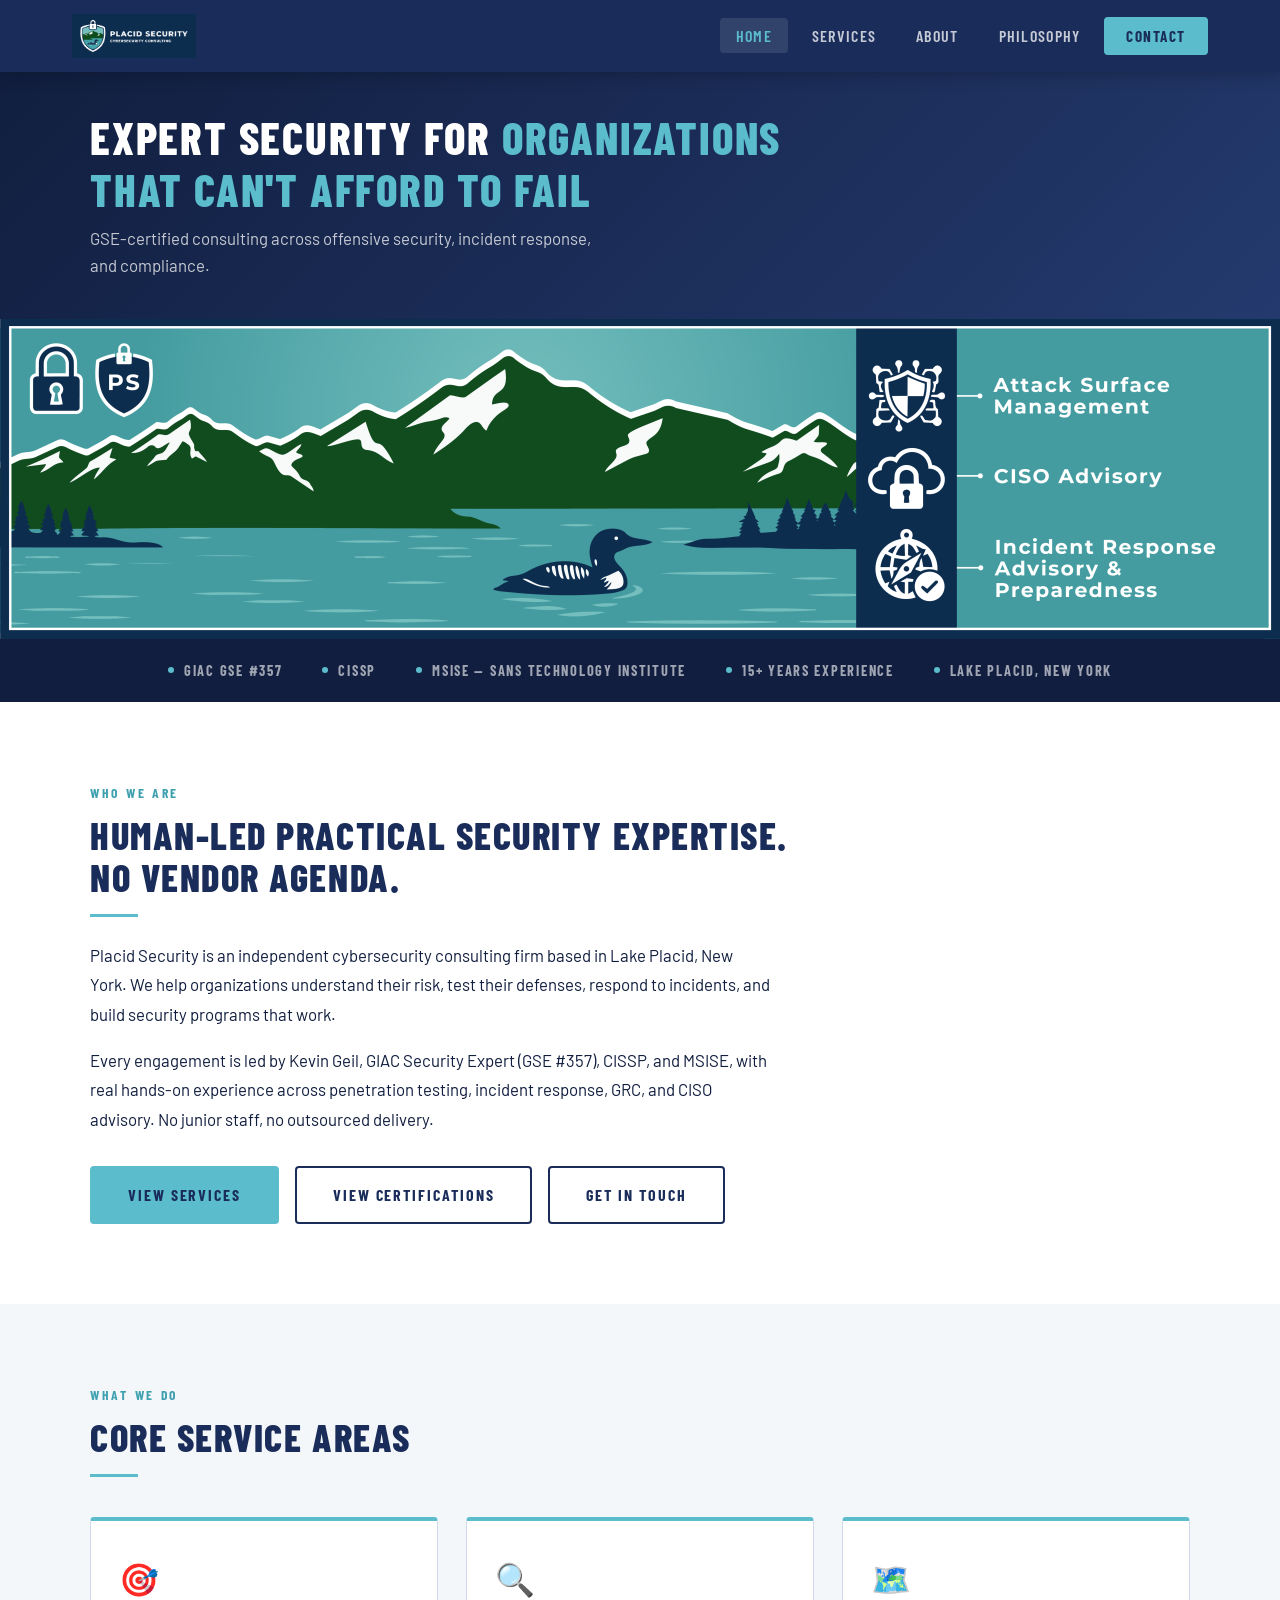
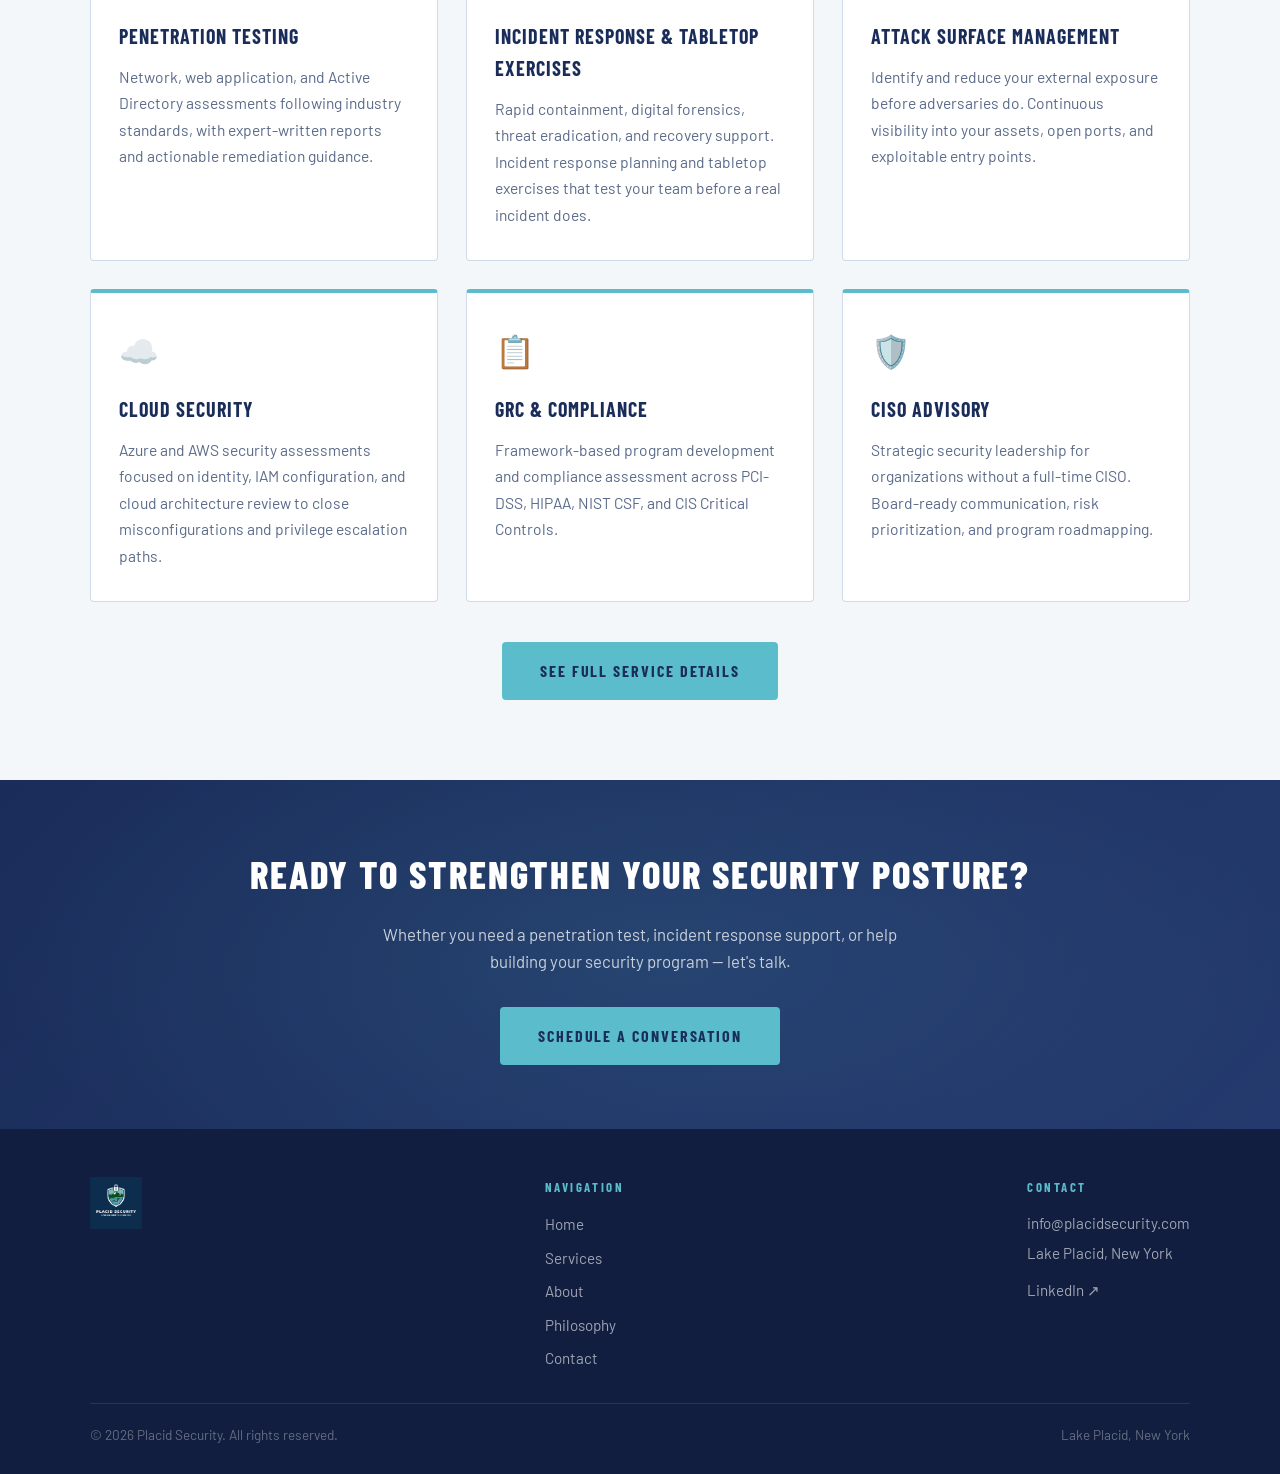
<file: index.html>
<!DOCTYPE html>
<html lang="en">
<head>
  <meta charset="UTF-8">
  <meta name="viewport" content="width=device-width, initial-scale=1.0">
  <title>Cybersecurity Consulting in Northern New York | Placid Security</title>
  <meta name="description" content="Independent cybersecurity consulting from Lake Placid, NY: water and wastewater OT assessments, NIST CSF 2.0, penetration testing and incident response. Led by Kevin Geil, GSE #357.">
  <link rel="canonical" href="https://placidsecurity.com/">
  <meta property="og:type" content="website">
  <meta property="og:site_name" content="Placid Security">
  <meta property="og:title" content="Cybersecurity Consulting in Northern New York | Placid Security">
  <meta property="og:description" content="Independent cybersecurity consulting from Lake Placid, NY: water and wastewater OT assessments, NIST CSF 2.0, penetration testing and incident response. Led by Kevin Geil, GSE #357.">
  <meta property="og:url" content="https://placidsecurity.com/">
  <meta property="og:image" content="https://placidsecurity.com/assets/images/logo-stacked-darkblue.png">
  <meta name="twitter:card" content="summary">
<script type="application/ld+json">
{
  "@context": "https://schema.org",
  "@graph": [
    {
      "@type": "ProfessionalService",
      "@id": "https://placidsecurity.com/#org",
      "name": "Placid Security LLC",
      "alternateName": "Placid Security",
      "url": "https://placidsecurity.com/",
      "logo": "https://placidsecurity.com/assets/images/logo-stacked-darkblue.png",
      "image": "https://placidsecurity.com/assets/images/logo-stacked-darkblue.png",
      "description": "Independent cybersecurity consulting firm in Lake Placid, New York, serving municipalities, water and wastewater utilities, and businesses.",
      "email": "info@placidsecurity.com",
      "telephone": "+1-518-524-9640",
      "address": {
        "@type": "PostalAddress",
        "addressLocality": "Lake Placid",
        "addressRegion": "NY",
        "addressCountry": "US"
      },
      "areaServed": {
        "@type": "State",
        "name": "New York"
      },
      "foundingDate": "2026-05",
      "founder": {
        "@id": "https://placidsecurity.com/#kevin-geil"
      },
      "knowsAbout": [
        "Water and wastewater cybersecurity",
        "NYS SECURE grant cybersecurity assessments",
        "10 NYCRR Appendix 5-E",
        "6 NYCRR Part 750",
        "NIST CSF 2.0",
        "OT/ICS security",
        "Penetration testing",
        "Incident response and tabletop exercises",
        "CMMC and NIST SP 800-171",
        "Microsoft 365 and Active Directory security"
      ]
    },
    {
      "@type": "Person",
      "@id": "https://placidsecurity.com/#kevin-geil",
      "name": "Kevin T. Geil",
      "givenName": "Kevin",
      "familyName": "Geil",
      "jobTitle": "Owner and Principal Consultant",
      "worksFor": {
        "@id": "https://placidsecurity.com/#org"
      },
      "url": "https://placidsecurity.com/about.html",
      "sameAs": [
        "https://www.linkedin.com/in/kevin-geil",
        "https://github.com/kgeil"
      ],
      "alumniOf": [
        {
          "@type": "CollegeOrUniversity",
          "name": "SANS Technology Institute"
        },
        {
          "@type": "CollegeOrUniversity",
          "name": "SUNY Plattsburgh"
        },
        {
          "@type": "CollegeOrUniversity",
          "name": "Clinton Community College"
        }
      ],
      "hasCredential": [
        {
          "@type": "EducationalOccupationalCredential",
          "name": "GIAC Security Expert (GSE) #357",
          "credentialCategory": "certification",
          "recognizedBy": {
            "@type": "Organization",
            "name": "GIAC"
          }
        },
        {
          "@type": "EducationalOccupationalCredential",
          "name": "CISSP",
          "credentialCategory": "certification",
          "recognizedBy": {
            "@type": "Organization",
            "name": "ISC2"
          }
        },
        {
          "@type": "EducationalOccupationalCredential",
          "name": "M.S., Information Security Engineering",
          "credentialCategory": "degree",
          "recognizedBy": {
            "@type": "CollegeOrUniversity",
            "name": "SANS Technology Institute"
          }
        }
      ],
      "knowsAbout": [
        "Operational technology (OT) and ICS security",
        "Water and wastewater cybersecurity",
        "NIST Cybersecurity Framework 2.0",
        "Penetration testing",
        "Incident response",
        "PowerShell"
      ]
    },
    {
      "@type": "WebSite",
      "@id": "https://placidsecurity.com/#website",
      "url": "https://placidsecurity.com/",
      "name": "Placid Security",
      "publisher": {
        "@id": "https://placidsecurity.com/#org"
      }
    }
  ]
}
</script>
  <link rel="stylesheet" href="assets/style.css">
  <link rel="icon" type="image/png" href="assets/images/logo-icon-darkblue.png">
  <!-- Google tag (gtag.js) -->
<script async src="https://www.googletagmanager.com/gtag/js?id=G-L8BX655W50"></script>
<script>
  window.dataLayer = window.dataLayer || [];
  function gtag(){dataLayer.push(arguments);}
  gtag('js', new Date());

  gtag('config', 'G-L8BX655W50');
</script>
</head>


<body>

  <!-- NAV -->
  <nav class="nav">
    <div class="nav-inner">
      <a class="nav-logo" href="index.html">
        <img src="assets/images/logo-horizontal-darkblue.png" alt="Placid Security">
      </a>
      <button class="nav-toggle" id="navToggle" aria-label="Toggle menu">
        <span></span><span></span><span></span>
      </button>
      <ul class="nav-links" id="navLinks">
        <li><a href="index.html" class="active">Home</a></li>
        <li><a href="services.html">Services</a></li>
        <li><a href="about.html">About</a></li>
        <li><a href="philosophy.html">Philosophy</a></li>
        <li><a href="contact.html" class="nav-cta">Contact</a></li>
      </ul>
    </div>
  </nav>

  <!-- HERO -->
  <section class="hero">
    <div class="hero-headline">
      <div class="hero-headline-inner">
        <h1 class="hero-tagline">Expert security for <span>organizations that can't afford to fail</span></h1>
        <div class="hero-sub">GSE-certified consulting across offensive security, incident response, and compliance.</div>
      </div>
    </div>
    <!-- TODO: Replace with updated hero image when designer delivers corrected version -->
    <img class="hero-banner" src="assets/images/hero-banner.png" alt="Placid Security — Cybersecurity Consulting">
  </section>

  <!-- TRUST BAR -->
  <div class="trust-bar">
    <div class="trust-item">GIAC GSE #357</div>
    <div class="trust-item">CISSP</div>
    <div class="trust-item">MSISE — SANS Technology Institute</div>
    <div class="trust-item">15+ Years Experience</div>
    <div class="trust-item">Lake Placid, New York</div>
  </div>

  <!-- INTRO -->
  <section class="section">
    <div class="section-inner">
      <div class="section-label">Who We Are</div>
      <h2 class="section-title">Human-led Practical security expertise.<br>No vendor agenda.</h2>
      <hr class="section-title-rule">
      <div class="section-body">
        <p>Placid Security is an independent cybersecurity consulting firm based in Lake Placid, New York. We help organizations understand their risk, test their defenses, respond to incidents, and build security programs that work.</p>
        <p>Every engagement is led by Kevin Geil, GIAC Security Expert (GSE #357), CISSP, and MSISE, with real hands-on experience across penetration testing, incident response, GRC, and CISO advisory. No junior staff, no outsourced delivery.</p>
      </div>
      <div style="margin-top: 32px; display: flex; gap: 16px; flex-wrap: wrap;">
        <a href="services.html" class="btn btn-primary">View Services</a>
        <a href="certifications.html" class="btn btn-outline" style="color: var(--navy); border-color: var(--navy);">View Certifications</a>
        <a href="contact.html" class="btn btn-outline" style="color: var(--navy); border-color: var(--navy);">Get In Touch</a>
      </div>
    </div>
  </section>

  <!-- SERVICES PREVIEW -->
  <section class="section section--alt">
    <div class="section-inner">
      <div class="section-label">What We Do</div>
      <h2 class="section-title">Core Service Areas</h2>
      <hr class="section-title-rule">
      <div class="services-grid">
        <div class="service-card">
          <div class="service-icon">🎯</div>
          <h3>Penetration Testing</h3>
          <p>Network, web application, and Active Directory assessments following industry standards, with expert-written reports and actionable remediation guidance.</p>
        </div>
        <div class="service-card">
          <div class="service-icon">🔍</div>
          <h3>Incident Response &amp; Tabletop Exercises</h3>
          <p>Rapid containment, digital forensics, threat eradication, and recovery support. Incident response planning and tabletop exercises that test your team before a real incident does.</p>
        </div>
        <div class="service-card">
          <div class="service-icon">🗺️</div>
          <h3>Attack Surface Management</h3>
          <p>Identify and reduce your external exposure before adversaries do. Continuous visibility into your assets, open ports, and exploitable entry points.</p>
        </div>
        <div class="service-card">
          <div class="service-icon">☁️</div>
          <h3>Cloud Security</h3>
          <p>Azure and AWS security assessments focused on identity, IAM configuration, and cloud architecture review to close misconfigurations and privilege escalation paths.</p>
        </div>
        <div class="service-card">
          <div class="service-icon">📋</div>
          <h3>GRC &amp; Compliance</h3>
          <p>Framework-based program development and compliance assessment across PCI-DSS, HIPAA, NIST CSF, and CIS Critical Controls.</p>
        </div>
        <div class="service-card">
          <div class="service-icon">🛡️</div>
          <h3>CISO Advisory</h3>
          <p>Strategic security leadership for organizations without a full-time CISO. Board-ready communication, risk prioritization, and program roadmapping.</p>
        </div>
      </div>
      <div style="margin-top: 40px; text-align: center;">
        <a href="services.html" class="btn btn-primary">See Full Service Details</a>
      </div>
    </div>
  </section>

  <!-- CTA BAND -->
  <section class="cta-band">
    <h2>Ready to strengthen your security posture?</h2>
    <p>Whether you need a penetration test, incident response support, or help building your security program — let's talk.</p>
    <a href="contact.html" class="btn btn-primary">Schedule a Conversation</a>
  </section>

  <!-- FOOTER -->
  <footer class="footer">
    <div class="footer-inner">
      <div class="footer-top">
        <div class="footer-logo">
          <img src="assets/images/logo-stacked-darkblue.png" alt="Placid Security">
        </div>
        <div class="footer-nav">
          <h4>Navigation</h4>
          <ul>
            <li><a href="index.html">Home</a></li>
            <li><a href="services.html">Services</a></li>
            <li><a href="about.html">About</a></li>
            <li><a href="philosophy.html">Philosophy</a></li>
            <li><a href="contact.html">Contact</a></li>
          </ul>
        </div>
        <div class="footer-contact">
          <h4>Contact</h4>
          <p><a href="mailto:info@placidsecurity.com">info@placidsecurity.com</a></p>
          <p>Lake Placid, New York</p>
          <p style="margin-top: 12px;"><a href="https://www.linkedin.com/in/kevin-geil" target="_blank" rel="noopener">LinkedIn ↗</a></p>
        </div>
      </div>
      <div class="footer-bottom">
        <p class="footer-copy">&copy; 2026 Placid Security. All rights reserved.</p>
        <p class="footer-copy">Lake Placid, New York</p>
      </div>
    </div>
  </footer>

  <script>
    document.getElementById('navToggle').addEventListener('click', function() {
      document.getElementById('navLinks').classList.toggle('open');
    });
  </script>
</body>
</html>
</file>
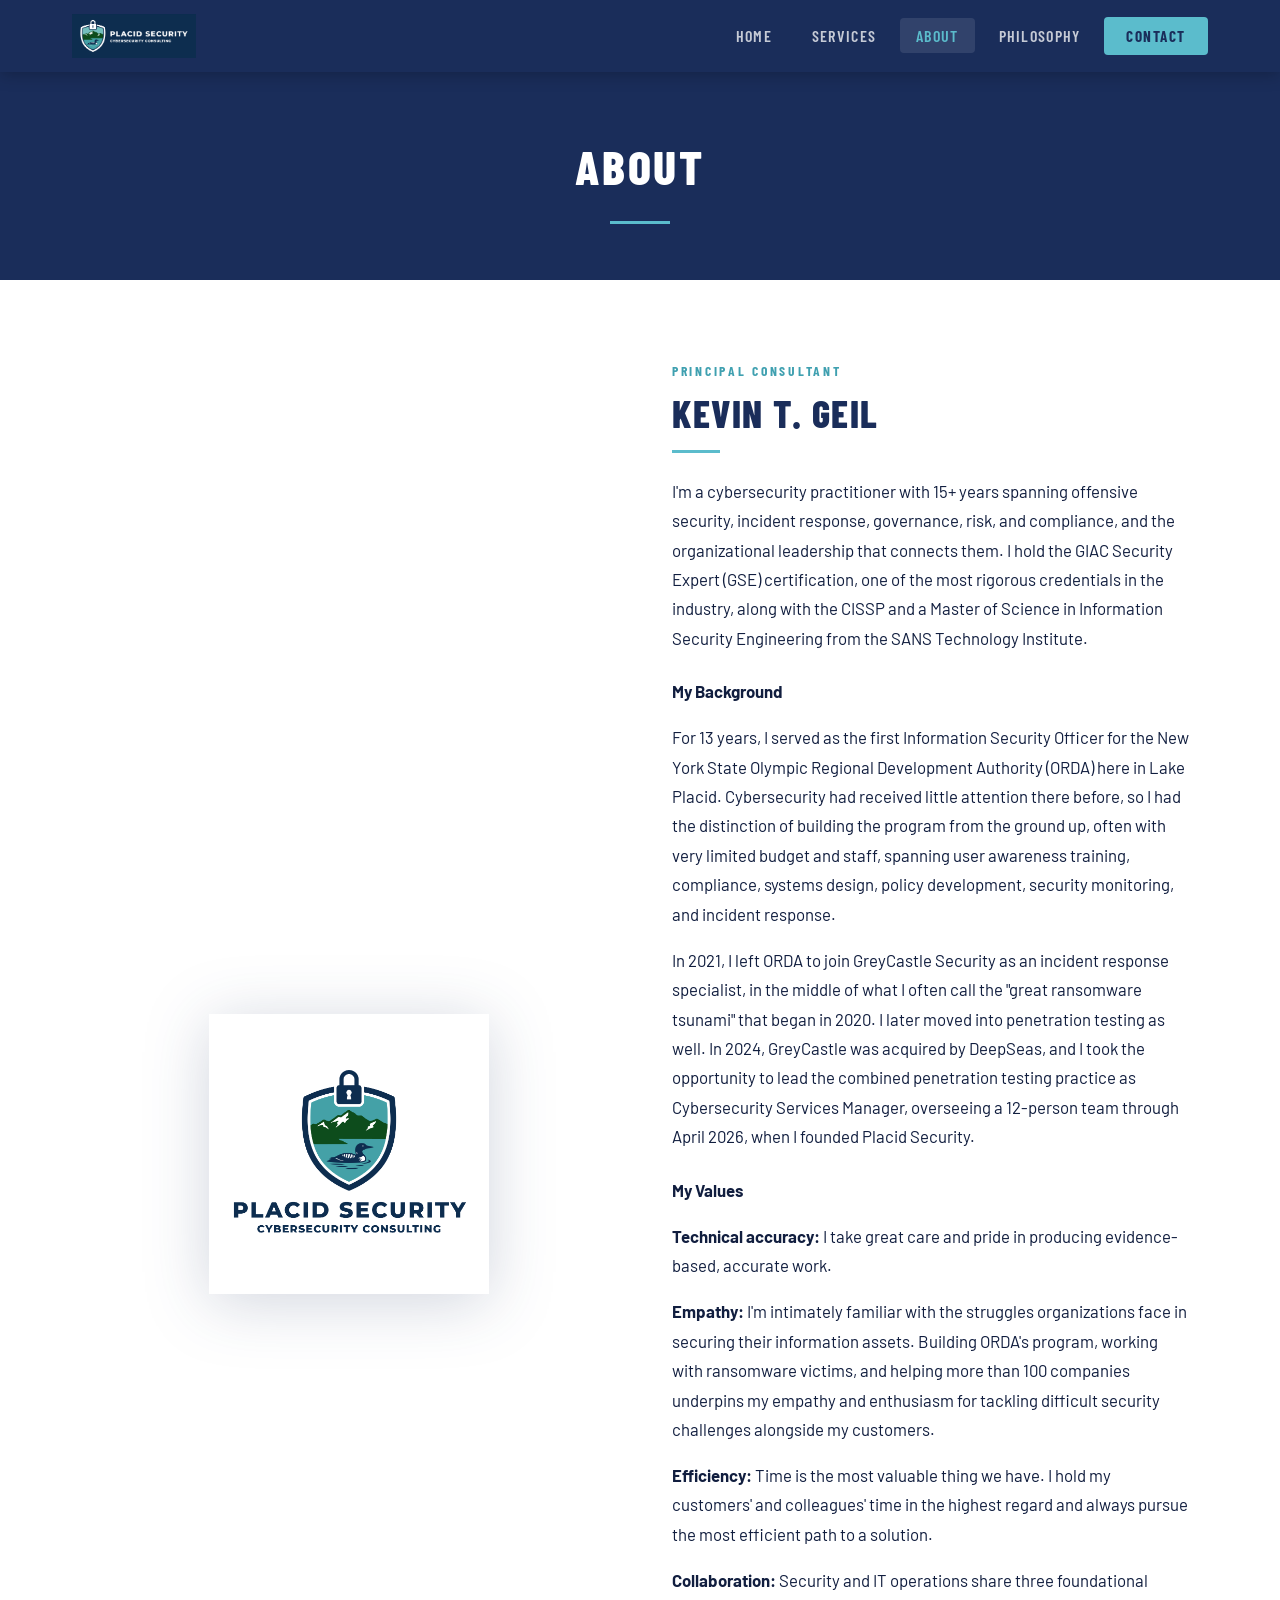
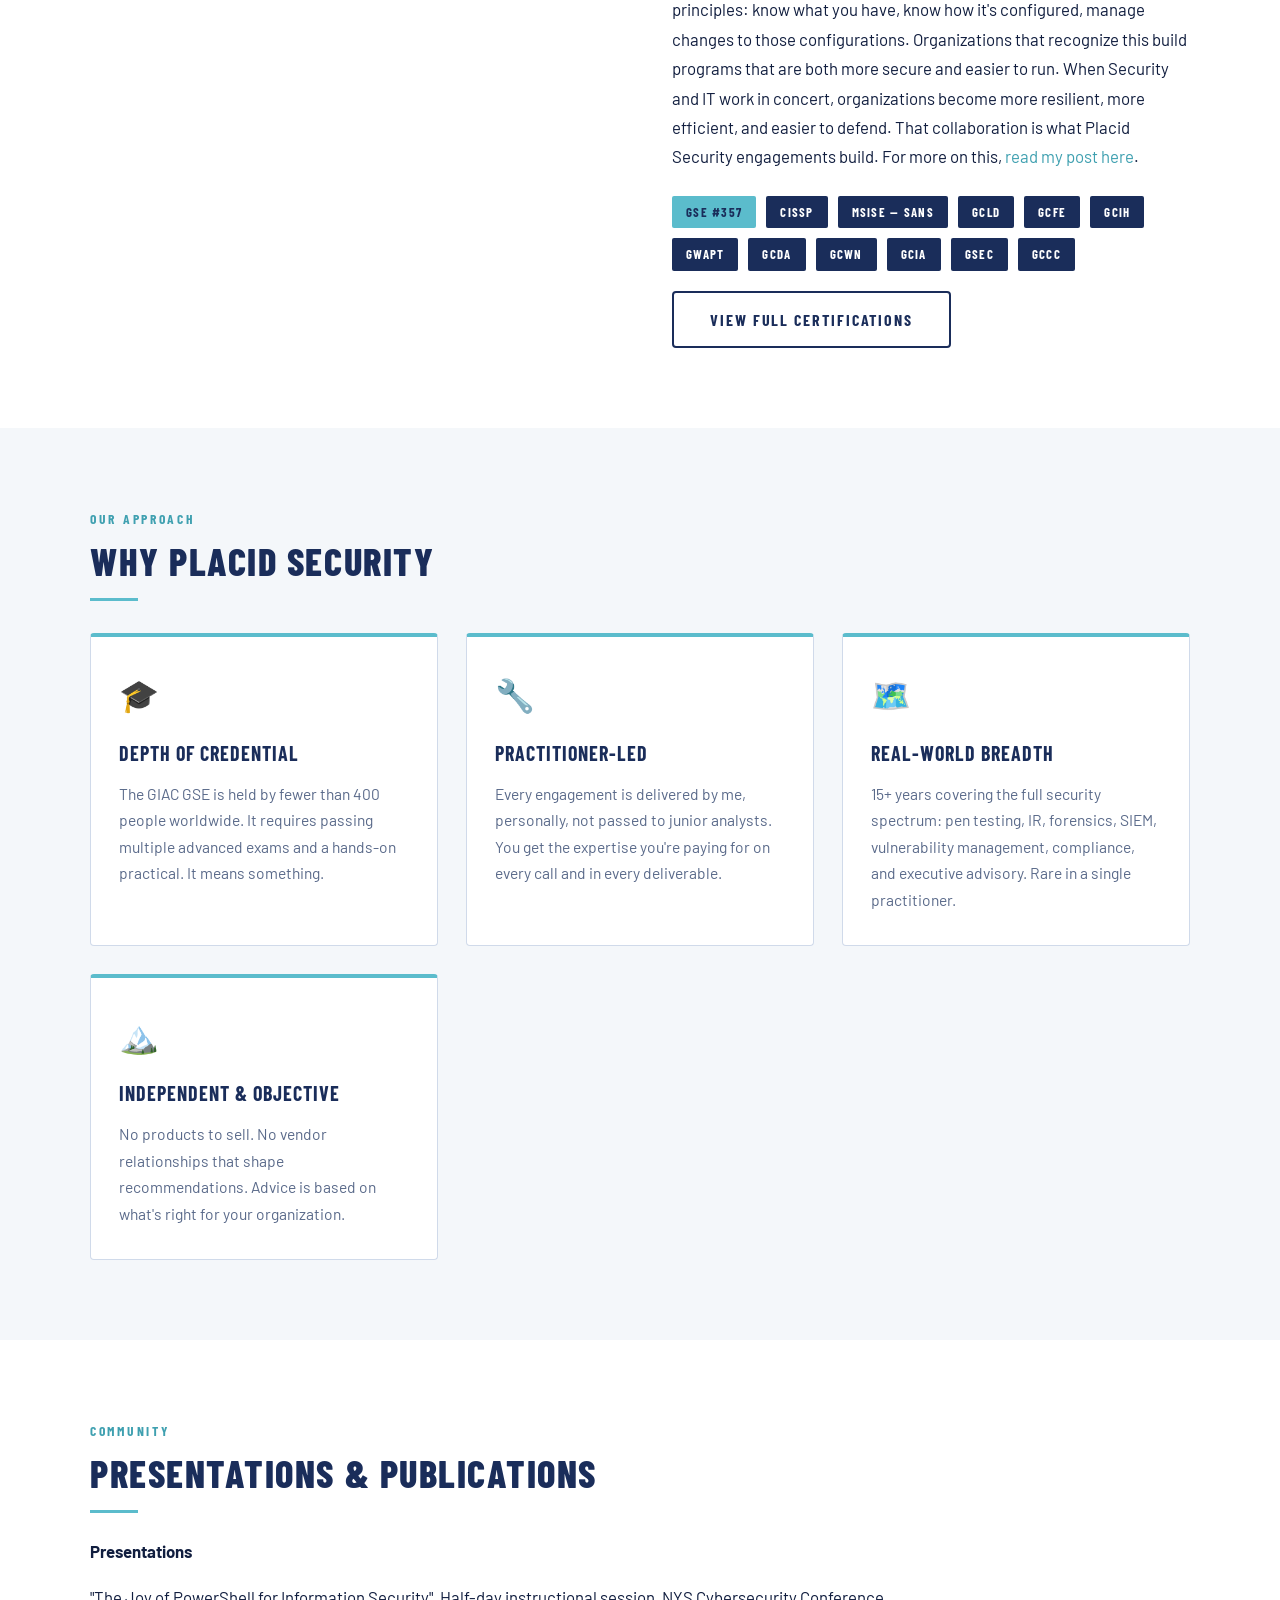
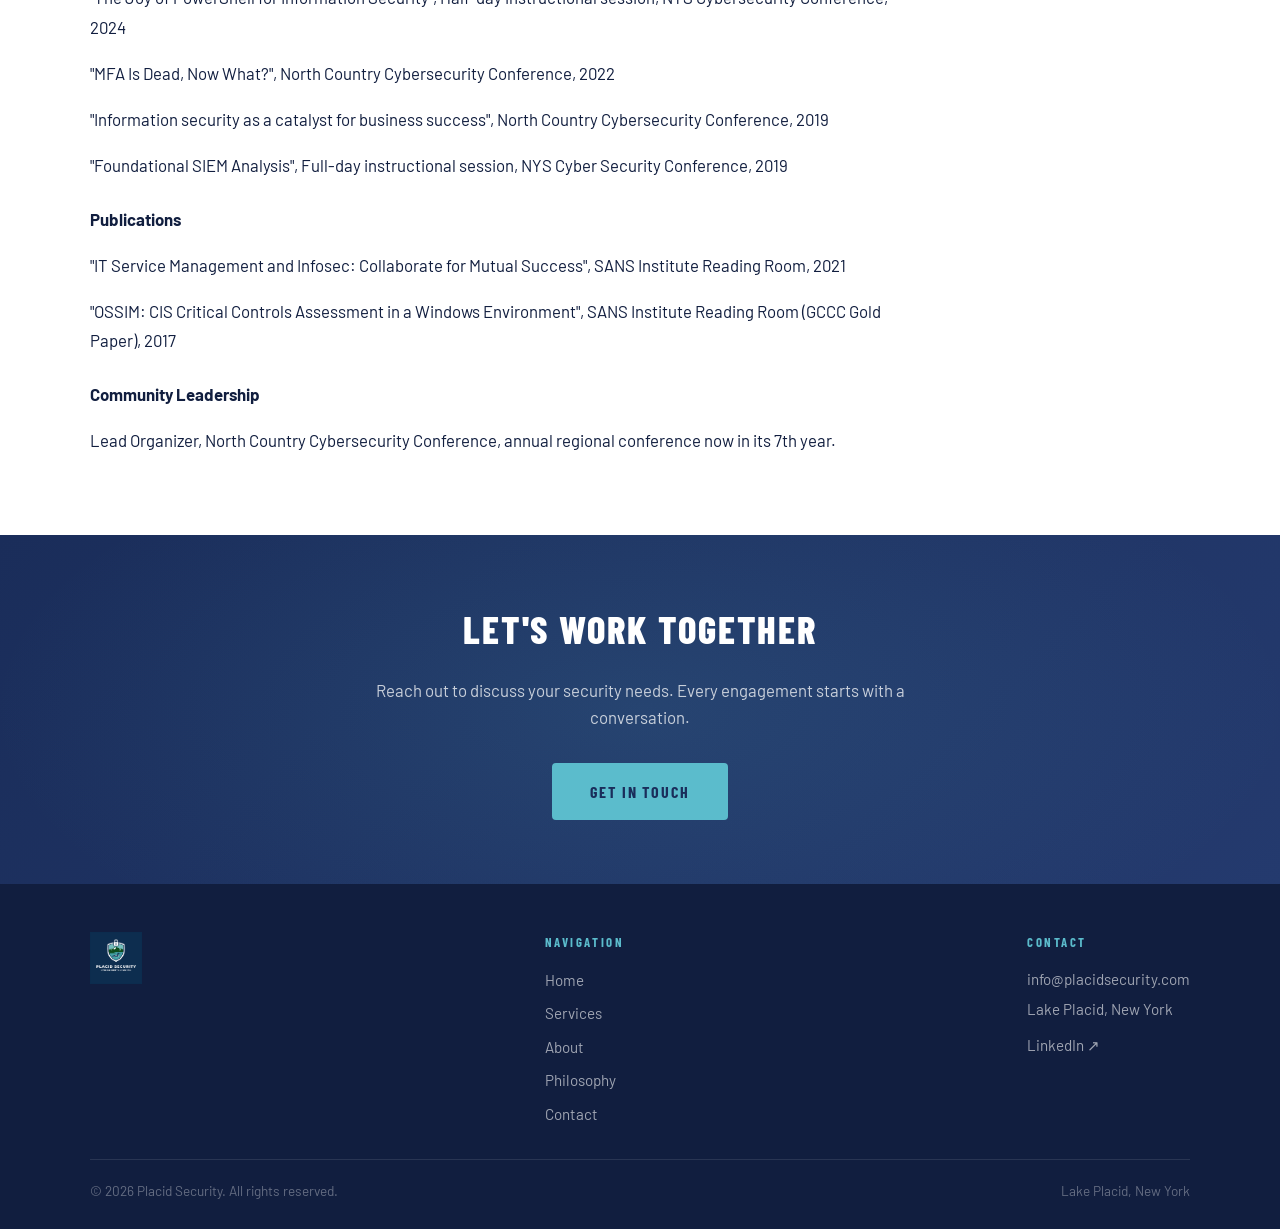
<file: about.html>
<!DOCTYPE html>
<html lang="en">
<head>
  <meta charset="UTF-8">
  <meta name="viewport" content="width=device-width, initial-scale=1.0">
  <title>About Kevin Geil, GSE #357, CISSP | Placid Security</title>
  <meta name="description" content="Meet Kevin Geil, founder of Placid Security, GSE #357, CISSP, MSISE, with 15+ years of hands-on cybersecurity experience.">
  <link rel="canonical" href="https://placidsecurity.com/about.html">
  <meta property="og:type" content="website">
  <meta property="og:site_name" content="Placid Security">
  <meta property="og:title" content="About Kevin Geil, GSE #357, CISSP | Placid Security">
  <meta property="og:description" content="Meet Kevin Geil, founder of Placid Security, GSE #357, CISSP, MSISE, with 15+ years of hands-on cybersecurity experience.">
  <meta property="og:url" content="https://placidsecurity.com/about.html">
  <meta property="og:image" content="https://placidsecurity.com/assets/images/logo-stacked-darkblue.png">
  <meta name="twitter:card" content="summary">
<script type="application/ld+json">
{
  "@context": "https://schema.org",
  "@graph": [
    {
      "@type": "ProfilePage",
      "@id": "https://placidsecurity.com/about.html",
      "url": "https://placidsecurity.com/about.html",
      "name": "About Kevin Geil, GSE #357, CISSP | Placid Security",
      "mainEntity": {
        "@id": "https://placidsecurity.com/#kevin-geil"
      }
    },
    {
      "@type": "Person",
      "@id": "https://placidsecurity.com/#kevin-geil",
      "name": "Kevin T. Geil",
      "givenName": "Kevin",
      "familyName": "Geil",
      "jobTitle": "Owner and Principal Consultant",
      "worksFor": {
        "@id": "https://placidsecurity.com/#org"
      },
      "url": "https://placidsecurity.com/about.html",
      "sameAs": [
        "https://www.linkedin.com/in/kevin-geil",
        "https://github.com/kgeil"
      ],
      "alumniOf": [
        {
          "@type": "CollegeOrUniversity",
          "name": "SANS Technology Institute"
        },
        {
          "@type": "CollegeOrUniversity",
          "name": "SUNY Plattsburgh"
        },
        {
          "@type": "CollegeOrUniversity",
          "name": "Clinton Community College"
        }
      ],
      "hasCredential": [
        {
          "@type": "EducationalOccupationalCredential",
          "name": "GIAC Security Expert (GSE) #357",
          "credentialCategory": "certification",
          "recognizedBy": {
            "@type": "Organization",
            "name": "GIAC"
          }
        },
        {
          "@type": "EducationalOccupationalCredential",
          "name": "CISSP",
          "credentialCategory": "certification",
          "recognizedBy": {
            "@type": "Organization",
            "name": "ISC2"
          }
        },
        {
          "@type": "EducationalOccupationalCredential",
          "name": "M.S., Information Security Engineering",
          "credentialCategory": "degree",
          "recognizedBy": {
            "@type": "CollegeOrUniversity",
            "name": "SANS Technology Institute"
          }
        }
      ],
      "knowsAbout": [
        "Operational technology (OT) and ICS security",
        "Water and wastewater cybersecurity",
        "NIST Cybersecurity Framework 2.0",
        "Penetration testing",
        "Incident response",
        "PowerShell"
      ]
    },
    {
      "@type": "ProfessionalService",
      "@id": "https://placidsecurity.com/#org",
      "name": "Placid Security LLC",
      "alternateName": "Placid Security",
      "url": "https://placidsecurity.com/",
      "logo": "https://placidsecurity.com/assets/images/logo-stacked-darkblue.png",
      "image": "https://placidsecurity.com/assets/images/logo-stacked-darkblue.png",
      "description": "Independent cybersecurity consulting firm in Lake Placid, New York, serving municipalities, water and wastewater utilities, and businesses.",
      "email": "info@placidsecurity.com",
      "telephone": "+1-518-524-9640",
      "address": {
        "@type": "PostalAddress",
        "addressLocality": "Lake Placid",
        "addressRegion": "NY",
        "addressCountry": "US"
      },
      "areaServed": {
        "@type": "State",
        "name": "New York"
      },
      "foundingDate": "2026-05",
      "founder": {
        "@id": "https://placidsecurity.com/#kevin-geil"
      },
      "knowsAbout": [
        "Water and wastewater cybersecurity",
        "NYS SECURE grant cybersecurity assessments",
        "10 NYCRR Appendix 5-E",
        "6 NYCRR Part 750",
        "NIST CSF 2.0",
        "OT/ICS security",
        "Penetration testing",
        "Incident response and tabletop exercises",
        "CMMC and NIST SP 800-171",
        "Microsoft 365 and Active Directory security"
      ]
    }
  ]
}
</script>
  <link rel="stylesheet" href="assets/style.css">
  <link rel="icon" type="image/png" href="assets/images/logo-icon-darkblue.png">

<!-- Google tag (gtag.js) -->
<script async src="https://www.googletagmanager.com/gtag/js?id=G-L8BX655W50"></script>
<script>
  window.dataLayer = window.dataLayer || [];
  function gtag(){dataLayer.push(arguments);}
  gtag('js', new Date());

  gtag('config', 'G-L8BX655W50');
</script>
</head>
<body>

  <!-- NAV -->
  <nav class="nav">
    <div class="nav-inner">
      <a class="nav-logo" href="index.html">
        <img src="assets/images/logo-horizontal-darkblue.png" alt="Placid Security">
      </a>
      <button class="nav-toggle" id="navToggle" aria-label="Toggle menu">
        <span></span><span></span><span></span>
      </button>
      <ul class="nav-links" id="navLinks">
        <li><a href="index.html">Home</a></li>
        <li><a href="services.html">Services</a></li>
        <li><a href="about.html" class="active">About</a></li>
        <li><a href="philosophy.html">Philosophy</a></li>
        <li><a href="contact.html" class="nav-cta">Contact</a></li>
      </ul>
    </div>
  </nav>

  <!-- PAGE HEADER -->
  <header class="page-header">
    <h1>About</h1>
    <hr class="header-rule">
  </header>

  <!-- ABOUT MAIN -->
  <section class="section">
    <div class="section-inner">
      <div class="about-split">
        <div class="about-photo">
          <img class="about-logo-display" src="assets/images/logo-stacked-white.png" alt="Placid Security">
        </div>
        <div>
          <div class="section-label">Principal Consultant</div>
          <h2 class="section-title">Kevin T. Geil</h2>
          <hr class="section-title-rule">
          <div class="section-body">
            <p>I'm a cybersecurity practitioner with 15+ years spanning offensive security, incident response, governance, risk, and compliance, and the organizational leadership that connects them. I hold the GIAC Security Expert (GSE) certification, one of the most rigorous credentials in the industry, along with the CISSP and a Master of Science in Information Security Engineering from the SANS Technology Institute.</p>

            <p style="margin-top: 24px;"><strong>My Background</strong></p>
            <p>For 13 years, I served as the first Information Security Officer for the New York State Olympic Regional Development Authority (ORDA) here in Lake Placid. Cybersecurity had received little attention there before, so I had the distinction of building the program from the ground up, often with very limited budget and staff, spanning user awareness training, compliance, systems design, policy development, security monitoring, and incident response.</p>
            <p>In 2021, I left ORDA to join GreyCastle Security as an incident response specialist, in the middle of what I often call the "great ransomware tsunami" that began in 2020. I later moved into penetration testing as well. In 2024, GreyCastle was acquired by DeepSeas, and I took the opportunity to lead the combined penetration testing practice as Cybersecurity Services Manager, overseeing a 12-person team through April 2026, when I founded Placid Security.</p>

            <p style="margin-top: 24px;"><strong>My Values</strong></p>
            <p><strong>Technical accuracy:</strong> I take great care and pride in producing evidence-based, accurate work.</p>
            <p><strong>Empathy:</strong> I'm intimately familiar with the struggles organizations face in securing their information assets. Building ORDA's program, working with ransomware victims, and helping more than 100 companies underpins my empathy and enthusiasm for tackling difficult security challenges alongside my customers.</p>
            <p><strong>Efficiency:</strong> Time is the most valuable thing we have. I hold my customers' and colleagues' time in the highest regard and always pursue the most efficient path to a solution.</p>
            <p><strong>Collaboration:</strong> Security and IT operations share three foundational principles: know what you have, know how it's configured, manage changes to those configurations. Organizations that recognize this build programs that are both more secure and easier to run.  When Security and IT work in concert, organizations become more resilient, more efficient, and easier to defend. That collaboration is what Placid Security engagements build. For more on this, <a href="philosophy.html" style="color: var(--teal-dark);">read my post here</a>.</p>

          </div>
          <div class="creds-list">
            <span class="cred-tag cred-tag--teal">GSE #357</span>
            <span class="cred-tag">CISSP</span>
            <span class="cred-tag">MSISE — SANS</span>
            <span class="cred-tag">GCLD</span>
            <span class="cred-tag">GCFE</span>
            <span class="cred-tag">GCIH</span>
            <span class="cred-tag">GWAPT</span>
            <span class="cred-tag">GCDA</span>
            <span class="cred-tag">GCWN</span>
            <span class="cred-tag">GCIA</span>
            <span class="cred-tag">GSEC</span>
            <span class="cred-tag">GCCC</span>
          </div>
          <p style="margin-top: 20px;"><a href="certifications.html" class="btn btn-outline" style="color: var(--navy); border-color: var(--navy);">View Full Certifications</a></p>
        </div>
      </div>
    </div>
  </section>

  <!-- WHY PLACID SECURITY -->
  <section class="section section--alt">
    <div class="section-inner">
      <div class="section-label">Our Approach</div>
      <h2 class="section-title">Why Placid Security</h2>
      <hr class="section-title-rule">
      <div class="services-grid" style="margin-top: 32px;">
        <div class="service-card">
          <div class="service-icon">🎓</div>
          <h3>Depth of Credential</h3>
          <p>The GIAC GSE is held by fewer than 400 people worldwide. It requires passing multiple advanced exams and a hands-on practical. It means something.</p>
        </div>
        <div class="service-card">
          <div class="service-icon">🔧</div>
          <h3>Practitioner-Led</h3>
          <p>Every engagement is delivered by me, personally, not passed to junior analysts. You get the expertise you're paying for on every call and in every deliverable.</p>
        </div>
        <div class="service-card">
          <div class="service-icon">🗺️</div>
          <h3>Real-World Breadth</h3>
          <p>15+ years covering the full security spectrum: pen testing, IR, forensics, SIEM, vulnerability management, compliance, and executive advisory. Rare in a single practitioner.</p>
        </div>
        <div class="service-card">
          <div class="service-icon">🏔️</div>
          <h3>Independent &amp; Objective</h3>
          <p>No products to sell. No vendor relationships that shape recommendations. Advice is based on what's right for your organization.</p>
        </div>
      </div>
    </div>
  </section>

  <!-- PRESENTATIONS -->
  <section class="section">
    <div class="section-inner">
      <div class="section-label">Community</div>
      <h2 class="section-title">Presentations &amp; Publications</h2>
      <hr class="section-title-rule">
      <div class="section-body" style="max-width: 800px;">
        <p><strong>Presentations</strong></p>
        <p>"The Joy of PowerShell for Information Security", Half-day instructional session, NYS Cybersecurity Conference, 2024</p>
        <p>"MFA Is Dead, Now What?", North Country Cybersecurity Conference, 2022</p>
        <p>"Information security as a catalyst for business success", North Country Cybersecurity Conference, 2019</p>
        <p>"Foundational SIEM Analysis", Full-day instructional session, NYS Cyber Security Conference, 2019</p>

        <p style="margin-top: 24px;"><strong>Publications</strong></p>
        <p>"IT Service Management and Infosec: Collaborate for Mutual Success", SANS Institute Reading Room, 2021</p>
        <p>"OSSIM: CIS Critical Controls Assessment in a Windows Environment", SANS Institute Reading Room (GCCC Gold Paper), 2017</p>

        <p style="margin-top: 24px;"><strong>Community Leadership</strong></p>
        <p>Lead Organizer, North Country Cybersecurity Conference, annual regional conference now in its 7th year.</p>
      </div>
    </div>
  </section>

  <!-- CTA -->
  <section class="cta-band">
    <h2>Let's work together</h2>
    <p>Reach out to discuss your security needs. Every engagement starts with a conversation.</p>
    <a href="contact.html" class="btn btn-primary">Get In Touch</a>
  </section>

  <!-- FOOTER -->
  <footer class="footer">
    <div class="footer-inner">
      <div class="footer-top">
        <div class="footer-logo">
          <img src="assets/images/logo-stacked-darkblue.png" alt="Placid Security">
        </div>
        <div class="footer-nav">
          <h4>Navigation</h4>
          <ul>
            <li><a href="index.html">Home</a></li>
            <li><a href="services.html">Services</a></li>
            <li><a href="about.html">About</a></li>
            <li><a href="philosophy.html">Philosophy</a></li>
            <li><a href="contact.html">Contact</a></li>
          </ul>
        </div>
        <div class="footer-contact">
          <h4>Contact</h4>
          <p><a href="mailto:info@placidsecurity.com">info@placidsecurity.com</a></p>
          <p>Lake Placid, New York</p>
          <p style="margin-top: 12px;"><a href="https://www.linkedin.com/in/kevin-geil" target="_blank" rel="noopener">LinkedIn ↗</a></p>
        </div>
      </div>
      <div class="footer-bottom">
        <p class="footer-copy">&copy; 2026 Placid Security. All rights reserved.</p>
        <p class="footer-copy">Lake Placid, New York</p>
      </div>
    </div>
  </footer>

  <script>
    document.getElementById('navToggle').addEventListener('click', function() {
      document.getElementById('navLinks').classList.toggle('open');
    });
  </script>
</body>
</html>
</file>
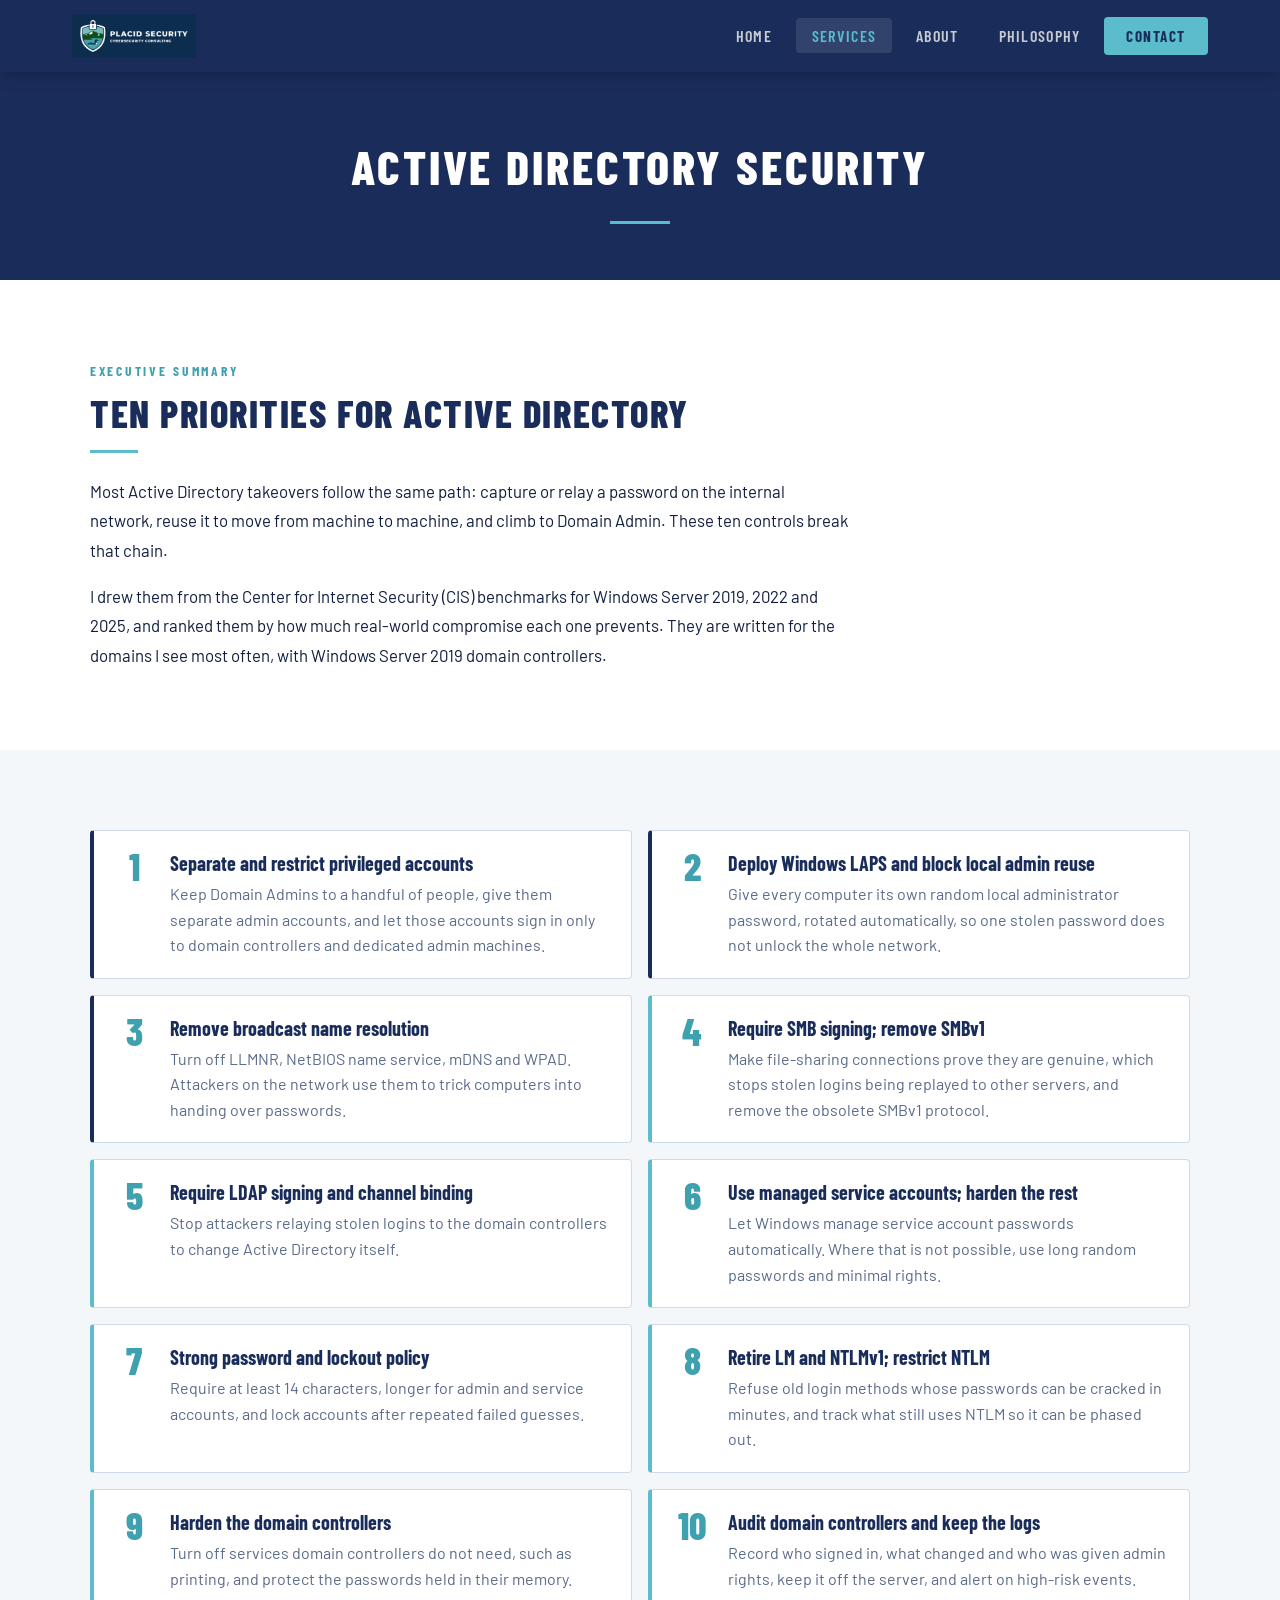
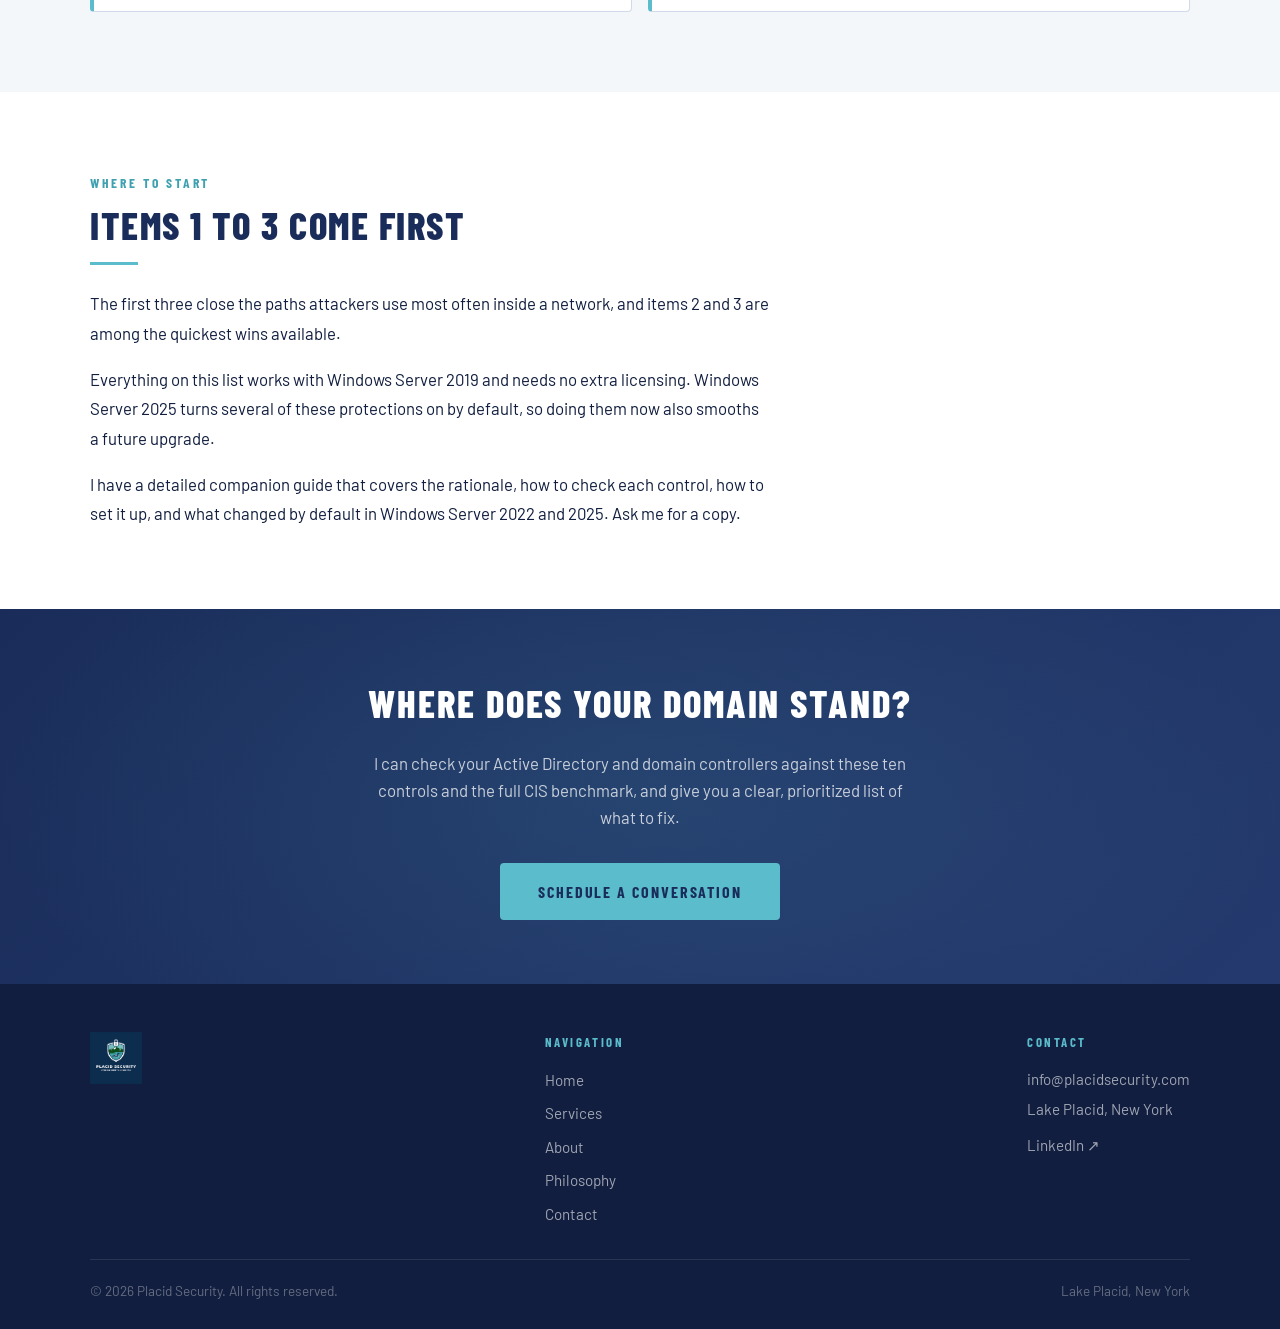
<file: ad-security.html>
<!DOCTYPE html>
<html lang="en">
<head>
  <meta charset="UTF-8">
  <meta name="viewport" content="width=device-width, initial-scale=1.0">
  <title>Active Directory Security Priorities — Placid Security</title>
  <meta name="description" content="Ten priority Active Directory security controls for Windows Server 2019 domains, drawn from the CIS benchmarks and ranked by impact. An executive summary from Placid Security.">
  <link rel="canonical" href="https://placidsecurity.com/ad-security.html">
  <meta property="og:type" content="website">
  <meta property="og:site_name" content="Placid Security">
  <meta property="og:title" content="Active Directory Security Priorities — Placid Security">
  <meta property="og:description" content="Ten priority Active Directory security controls for Windows Server 2019 domains, drawn from the CIS benchmarks and ranked by impact. An executive summary from Placid Security.">
  <meta property="og:url" content="https://placidsecurity.com/ad-security.html">
  <meta property="og:image" content="https://placidsecurity.com/assets/images/logo-stacked-darkblue.png">
  <meta name="twitter:card" content="summary">
  <link rel="stylesheet" href="assets/style.css">
  <link rel="icon" type="image/png" href="assets/images/logo-icon-darkblue.png">
  <!-- Google tag (gtag.js) -->
<script async src="https://www.googletagmanager.com/gtag/js?id=G-L8BX655W50"></script>
<script>
  window.dataLayer = window.dataLayer || [];
  function gtag(){dataLayer.push(arguments);}
  gtag('js', new Date());

  gtag('config', 'G-L8BX655W50');
</script>
<style>
.m365-intro { max-width: 760px; }
.m365-list { list-style: none; counter-reset: ctl; display: grid; grid-template-columns: 1fr 1fr; gap: 16px; max-width: 1100px; }
.m365-list li { counter-increment: ctl; position: relative; background: var(--white); border: 1px solid var(--border); border-left: 4px solid var(--teal); border-radius: var(--radius); padding: 20px 22px 20px 76px; }
.m365-list li::before { content: counter(ctl); position: absolute; left: 20px; top: 16px; font-family: var(--font-display); font-weight: 800; font-size: 2.4rem; line-height: 1; color: var(--teal-dark); width: 40px; text-align: center; }
.m365-list h3 { font-family: var(--font-display); font-size: 1.25rem; font-weight: 700; color: var(--navy); line-height: 1.2; margin-bottom: 6px; }
.m365-list p { color: var(--text-muted); line-height: 1.6; }
.m365-list li:nth-child(-n+3) { border-left-color: var(--navy); }
@media (max-width: 768px) { .m365-list { grid-template-columns: 1fr; } }
</style>
</head>


<body>

  <!-- NAV -->
  <nav class="nav">
    <div class="nav-inner">
      <a class="nav-logo" href="index.html">
        <img src="assets/images/logo-horizontal-darkblue.png" alt="Placid Security">
      </a>
      <button class="nav-toggle" id="navToggle" aria-label="Toggle menu">
        <span></span><span></span><span></span>
      </button>
      <ul class="nav-links" id="navLinks">
        <li><a href="index.html">Home</a></li>
        <li><a href="services.html" class="active">Services</a></li>
        <li><a href="about.html">About</a></li>
        <li><a href="philosophy.html">Philosophy</a></li>
        <li><a href="contact.html" class="nav-cta">Contact</a></li>
      </ul>
    </div>
  </nav>

  <!-- PAGE HEADER -->
  <header class="page-header">
    <h1>Active Directory Security</h1>
    <hr class="header-rule">
  </header>

  <!-- INTRO -->
  <section class="section">
    <div class="section-inner">
      <div class="section-label">Executive Summary</div>
      <h2 class="section-title">Ten Priorities for Active Directory</h2>
      <hr class="section-title-rule">
      <div class="section-body m365-intro">
        <p>Most Active Directory takeovers follow the same path: capture or relay a password on the internal network, reuse it to move from machine to machine, and climb to Domain Admin. These ten controls break that chain.</p>
        <p>I drew them from the Center for Internet Security (CIS) benchmarks for Windows Server 2019, 2022 and 2025, and ranked them by how much real-world compromise each one prevents. They are written for the domains I see most often, with Windows Server 2019 domain controllers.</p>
      </div>
    </div>
  </section>

  <!-- THE TEN CONTROLS -->
  <section class="section section--alt" id="controls">
    <div class="section-inner">
      <ol class="m365-list">
        <li><h3>Separate and restrict privileged accounts</h3><p>Keep Domain Admins to a handful of people, give them separate admin accounts, and let those accounts sign in only to domain controllers and dedicated admin machines.</p></li>
        <li><h3>Deploy Windows LAPS and block local admin reuse</h3><p>Give every computer its own random local administrator password, rotated automatically, so one stolen password does not unlock the whole network.</p></li>
        <li><h3>Remove broadcast name resolution</h3><p>Turn off LLMNR, NetBIOS name service, mDNS and WPAD. Attackers on the network use them to trick computers into handing over passwords.</p></li>
        <li><h3>Require SMB signing; remove SMBv1</h3><p>Make file-sharing connections prove they are genuine, which stops stolen logins being replayed to other servers, and remove the obsolete SMBv1 protocol.</p></li>
        <li><h3>Require LDAP signing and channel binding</h3><p>Stop attackers relaying stolen logins to the domain controllers to change Active Directory itself.</p></li>
        <li><h3>Use managed service accounts; harden the rest</h3><p>Let Windows manage service account passwords automatically. Where that is not possible, use long random passwords and minimal rights.</p></li>
        <li><h3>Strong password and lockout policy</h3><p>Require at least 14 characters, longer for admin and service accounts, and lock accounts after repeated failed guesses.</p></li>
        <li><h3>Retire LM and NTLMv1; restrict NTLM</h3><p>Refuse old login methods whose passwords can be cracked in minutes, and track what still uses NTLM so it can be phased out.</p></li>
        <li><h3>Harden the domain controllers</h3><p>Turn off services domain controllers do not need, such as printing, and protect the passwords held in their memory.</p></li>
        <li><h3>Audit domain controllers and keep the logs</h3><p>Record who signed in, what changed and who was given admin rights, keep it off the server, and alert on high-risk events.</p></li>
      </ol>
    </div>
  </section>

  <!-- WHERE TO START -->
  <section class="section">
    <div class="section-inner">
      <div class="section-label">Where to Start</div>
      <h2 class="section-title">Items 1 to 3 Come First</h2>
      <hr class="section-title-rule">
      <div class="section-body">
        <p>The first three close the paths attackers use most often inside a network, and items 2 and 3 are among the quickest wins available.</p>
        <p>Everything on this list works with Windows Server 2019 and needs no extra licensing. Windows Server 2025 turns several of these protections on by default, so doing them now also smooths a future upgrade.</p>
        <p>I have a detailed companion guide that covers the rationale, how to check each control, how to set it up, and what changed by default in Windows Server 2022 and 2025. Ask me for a copy.</p>
      </div>
    </div>
  </section>

  <!-- CTA -->
  <section class="cta-band">
    <h2>Where does your domain stand?</h2>
    <p>I can check your Active Directory and domain controllers against these ten controls and the full CIS benchmark, and give you a clear, prioritized list of what to fix.</p>
    <a href="contact.html" class="btn btn-primary">Schedule a Conversation</a>
  </section>

  <!-- FOOTER -->
  <footer class="footer">
    <div class="footer-inner">
      <div class="footer-top">
        <div class="footer-logo">
          <img src="assets/images/logo-stacked-darkblue.png" alt="Placid Security">
        </div>
        <div class="footer-nav">
          <h4>Navigation</h4>
          <ul>
            <li><a href="index.html">Home</a></li>
            <li><a href="services.html">Services</a></li>
            <li><a href="about.html">About</a></li>
            <li><a href="philosophy.html">Philosophy</a></li>
            <li><a href="contact.html">Contact</a></li>
          </ul>
        </div>
        <div class="footer-contact">
          <h4>Contact</h4>
          <p><a href="mailto:info@placidsecurity.com">info@placidsecurity.com</a></p>
          <p>Lake Placid, New York</p>
          <p style="margin-top: 12px;"><a href="https://www.linkedin.com/in/kevin-geil" target="_blank" rel="noopener">LinkedIn &#8599;</a></p>
        </div>
      </div>
      <div class="footer-bottom">
        <p class="footer-copy">&copy; 2026 Placid Security. All rights reserved.</p>
        <p class="footer-copy">Lake Placid, New York</p>
      </div>
    </div>
  </footer>

  <script>
    document.getElementById('navToggle').addEventListener('click', function() {
      document.getElementById('navLinks').classList.toggle('open');
    });
  </script>

</body>
</html>
</file>
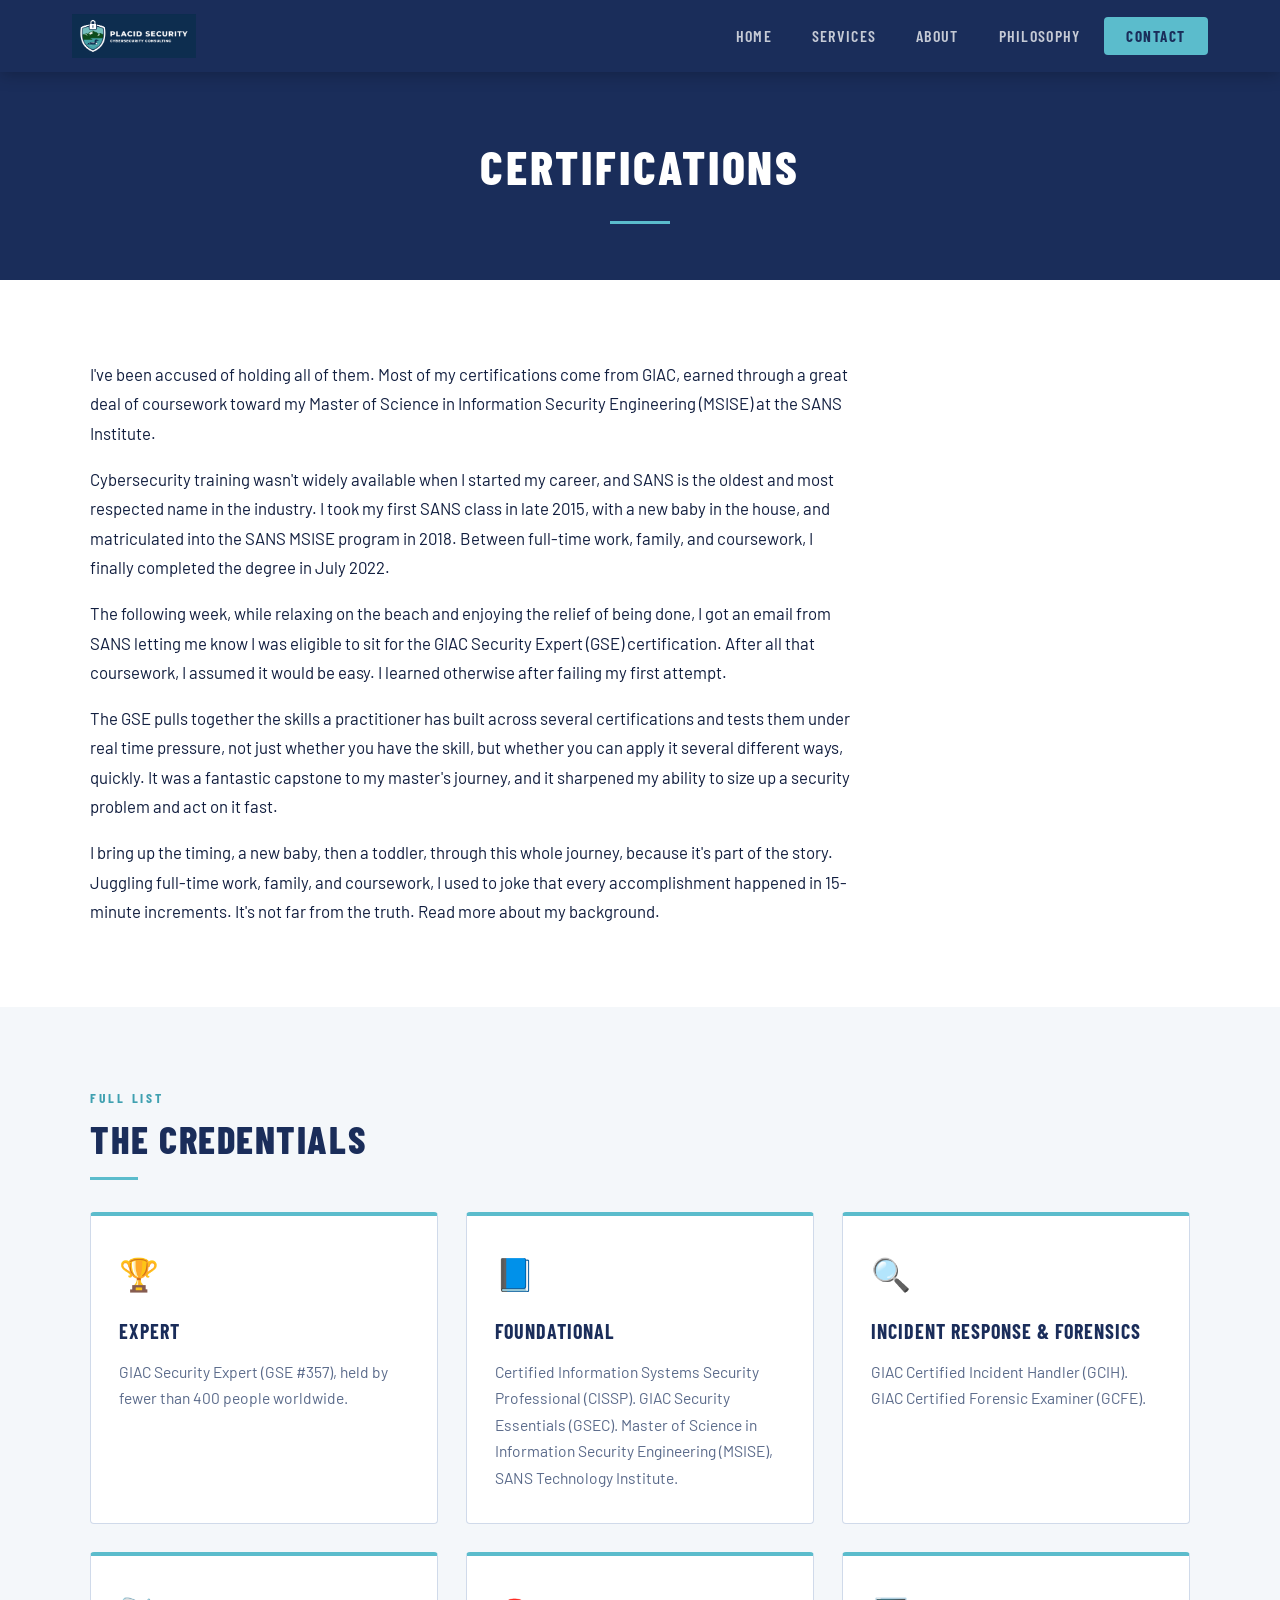
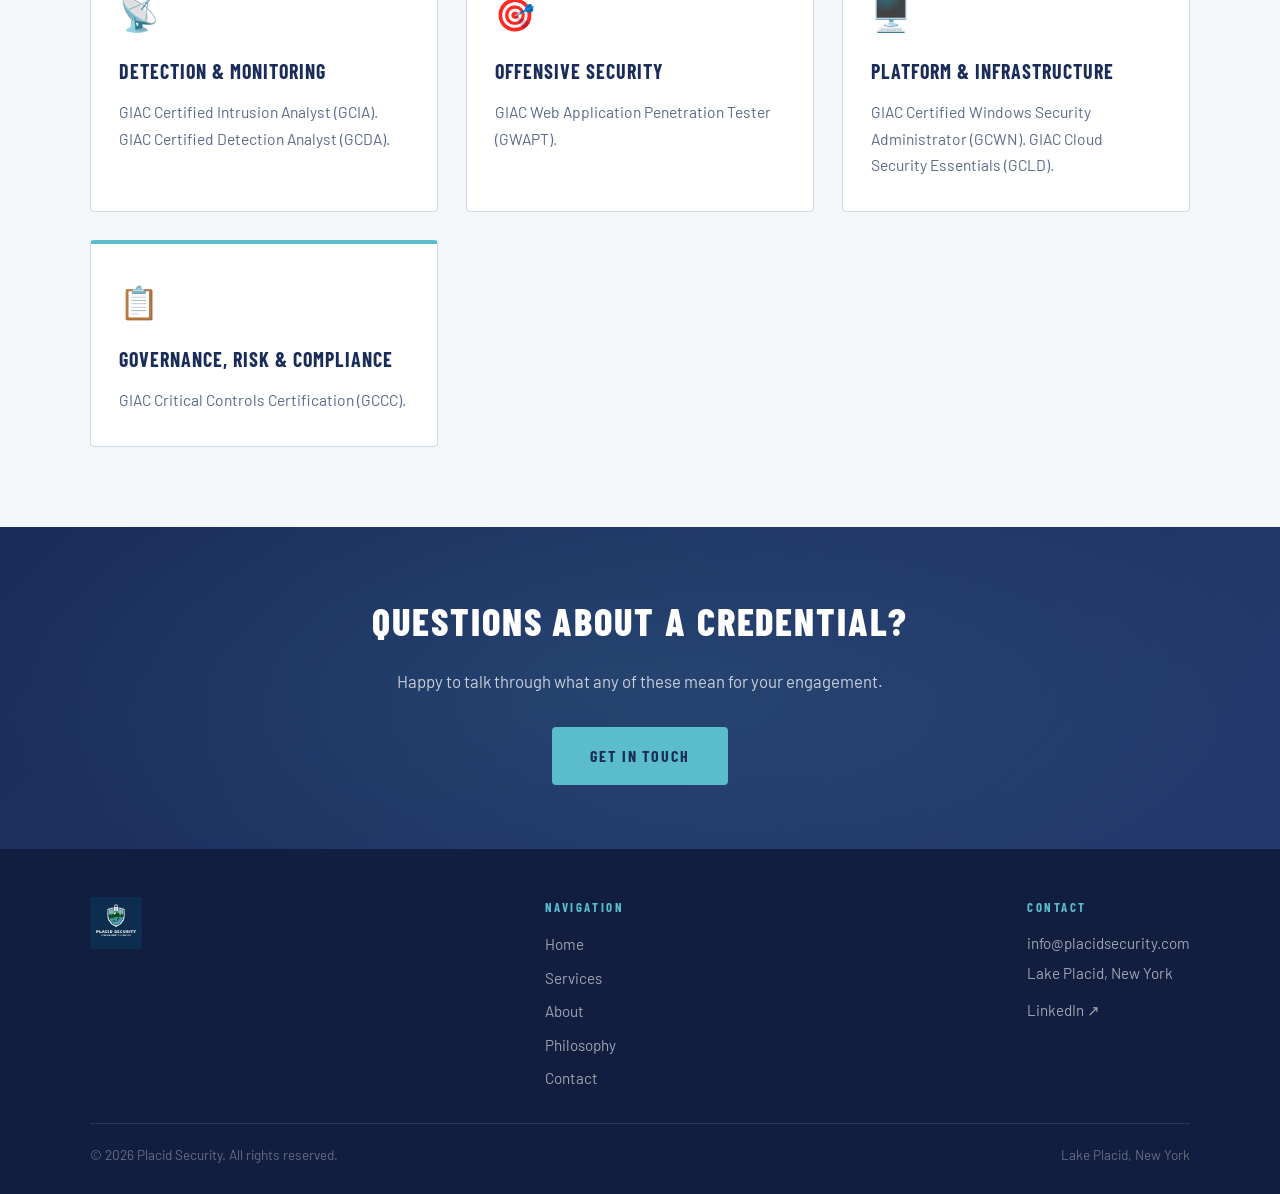
<file: certifications.html>
<!DOCTYPE html>
<html lang="en">
<head>
  <meta charset="UTF-8">
  <meta name="viewport" content="width=device-width, initial-scale=1.0">
  <title>Kevin Geil's Certifications: GSE #357, CISSP, GIAC | Placid Security</title>
  <meta name="description" content="Kevin Geil's cybersecurity certifications for Placid Security, including GIAC Security Expert (GSE #357), CISSP, and GIAC credentials in incident response, forensics, detection, and cloud security.">
  <link rel="canonical" href="https://placidsecurity.com/certifications.html">
  <meta property="og:type" content="website">
  <meta property="og:site_name" content="Placid Security">
  <meta property="og:title" content="Kevin Geil&#x27;s Certifications: GSE #357, CISSP, GIAC | Placid Security">
  <meta property="og:description" content="Kevin Geil&#x27;s cybersecurity certifications for Placid Security, including GIAC Security Expert (GSE #357), CISSP, and GIAC credentials in incident response, forensics, detection, and cloud security.">
  <meta property="og:url" content="https://placidsecurity.com/certifications.html">
  <meta property="og:image" content="https://placidsecurity.com/assets/images/logo-stacked-darkblue.png">
  <meta name="twitter:card" content="summary">
  <link rel="stylesheet" href="assets/style.css">
  <link rel="icon" type="image/png" href="assets/images/logo-icon-darkblue.png">
 <!-- Google tag (gtag.js) -->
<script async src="https://www.googletagmanager.com/gtag/js?id=G-L8BX655W50"></script>
<script>
  window.dataLayer = window.dataLayer || [];
  function gtag(){dataLayer.push(arguments);}
  gtag('js', new Date());

  gtag('config', 'G-L8BX655W50');
</script> 
</head>


<body>

  <!-- NAV -->
  <nav class="nav">
    <div class="nav-inner">
      <a class="nav-logo" href="index.html">
        <img src="assets/images/logo-horizontal-darkblue.png" alt="Placid Security">
      </a>
      <button class="nav-toggle" id="navToggle" aria-label="Toggle menu">
        <span></span><span></span><span></span>
      </button>
      <ul class="nav-links" id="navLinks">
        <li><a href="index.html">Home</a></li>
        <li><a href="services.html">Services</a></li>
        <li><a href="about.html">About</a></li>
        <li><a href="philosophy.html">Philosophy</a></li>
        <li><a href="contact.html" class="nav-cta">Contact</a></li>
      </ul>
    </div>
  </nav>

  <!-- PAGE HEADER -->
  <header class="page-header">
    <h1>Certifications</h1>
    <hr class="header-rule">
  </header>

  <!-- STORY -->
  <section class="section">
    <div class="section-inner">
      <div class="section-body" style="max-width: 760px;">
        <p>I've been accused of holding all of them. Most of my certifications come from GIAC, earned through a great deal of coursework toward my Master of Science in Information Security Engineering (MSISE) at the SANS Institute.</p>
        <p>Cybersecurity training wasn't widely available when I started my career, and SANS is the oldest and most respected name in the industry. I took my first SANS class in late 2015, with a new baby in the house, and matriculated into the SANS MSISE program in 2018. Between full-time work, family, and coursework, I finally completed the degree in July 2022.</p>
        <p>The following week, while relaxing on the beach and enjoying the relief of being done, I got an email from SANS letting me know I was eligible to sit for the GIAC Security Expert (GSE) certification. After all that coursework, I assumed it would be easy. I learned otherwise after failing my first attempt.</p>
        <p>The GSE pulls together the skills a practitioner has built across several certifications and tests them under real time pressure, not just whether you have the skill, but whether you can apply it several different ways, quickly. It was a fantastic capstone to my master's journey, and it sharpened my ability to size up a security problem and act on it fast.</p>
        <p>I bring up the timing, a new baby, then a toddler, through this whole journey, because it's part of the story. Juggling full-time work, family, and coursework, I used to joke that every accomplishment happened in 15-minute increments. It's not far from the truth. Read more about my <a href="about.html">background</a>.</p>
      </div>
    </div>
  </section>

  <!-- THE CREDENTIALS -->
  <section class="section section--alt">
    <div class="section-inner">
      <div class="section-label">Full List</div>
      <h2 class="section-title">The Credentials</h2>
      <hr class="section-title-rule">
      <div class="services-grid" style="margin-top: 32px;">
        <div class="service-card">
          <div class="service-icon">🏆</div>
          <h3>Expert</h3>
          <p>GIAC Security Expert (GSE #357), held by fewer than 400 people worldwide.</p>
        </div>
        <div class="service-card">
          <div class="service-icon">📘</div>
          <h3>Foundational</h3>
          <p>Certified Information Systems Security Professional (CISSP). GIAC Security Essentials (GSEC). Master of Science in Information Security Engineering (MSISE), SANS Technology Institute.</p>
        </div>
        <div class="service-card">
          <div class="service-icon">🔍</div>
          <h3>Incident Response &amp; Forensics</h3>
          <p>GIAC Certified Incident Handler (GCIH). GIAC Certified Forensic Examiner (GCFE).</p>
        </div>
        <div class="service-card">
          <div class="service-icon">📡</div>
          <h3>Detection &amp; Monitoring</h3>
          <p>GIAC Certified Intrusion Analyst (GCIA). GIAC Certified Detection Analyst (GCDA).</p>
        </div>
        <div class="service-card">
          <div class="service-icon">🎯</div>
          <h3>Offensive Security</h3>
          <p>GIAC Web Application Penetration Tester (GWAPT).</p>
        </div>
        <div class="service-card">
          <div class="service-icon">🖥️</div>
          <h3>Platform &amp; Infrastructure</h3>
          <p>GIAC Certified Windows Security Administrator (GCWN). GIAC Cloud Security Essentials (GCLD).</p>
        </div>
        <div class="service-card">
          <div class="service-icon">📋</div>
          <h3>Governance, Risk &amp; Compliance</h3>
          <p>GIAC Critical Controls Certification (GCCC).</p>
        </div>
      </div>
    </div>
  </section>

  <!-- CTA -->
  <section class="cta-band">
    <h2>Questions about a credential?</h2>
    <p>Happy to talk through what any of these mean for your engagement.</p>
    <a href="contact.html" class="btn btn-primary">Get In Touch</a>
  </section>

  <!-- FOOTER -->
  <footer class="footer">
    <div class="footer-inner">
      <div class="footer-top">
        <div class="footer-logo">
          <img src="assets/images/logo-stacked-darkblue.png" alt="Placid Security">
        </div>
        <div class="footer-nav">
          <h4>Navigation</h4>
          <ul>
            <li><a href="index.html">Home</a></li>
            <li><a href="services.html">Services</a></li>
            <li><a href="about.html">About</a></li>
            <li><a href="philosophy.html">Philosophy</a></li>
            <li><a href="contact.html">Contact</a></li>
          </ul>
        </div>
        <div class="footer-contact">
          <h4>Contact</h4>
          <p><a href="mailto:info@placidsecurity.com">info@placidsecurity.com</a></p>
          <p>Lake Placid, New York</p>
          <p style="margin-top: 12px;"><a href="https://www.linkedin.com/in/kevin-geil" target="_blank" rel="noopener">LinkedIn ↗</a></p>
        </div>
      </div>
      <div class="footer-bottom">
        <p class="footer-copy">&copy; 2026 Placid Security. All rights reserved.</p>
        <p class="footer-copy">Lake Placid, New York</p>
      </div>
    </div>
  </footer>

  <script>
    document.getElementById('navToggle').addEventListener('click', function() {
      document.getElementById('navLinks').classList.toggle('open');
    });
  </script>
</body>
</html>
</file>
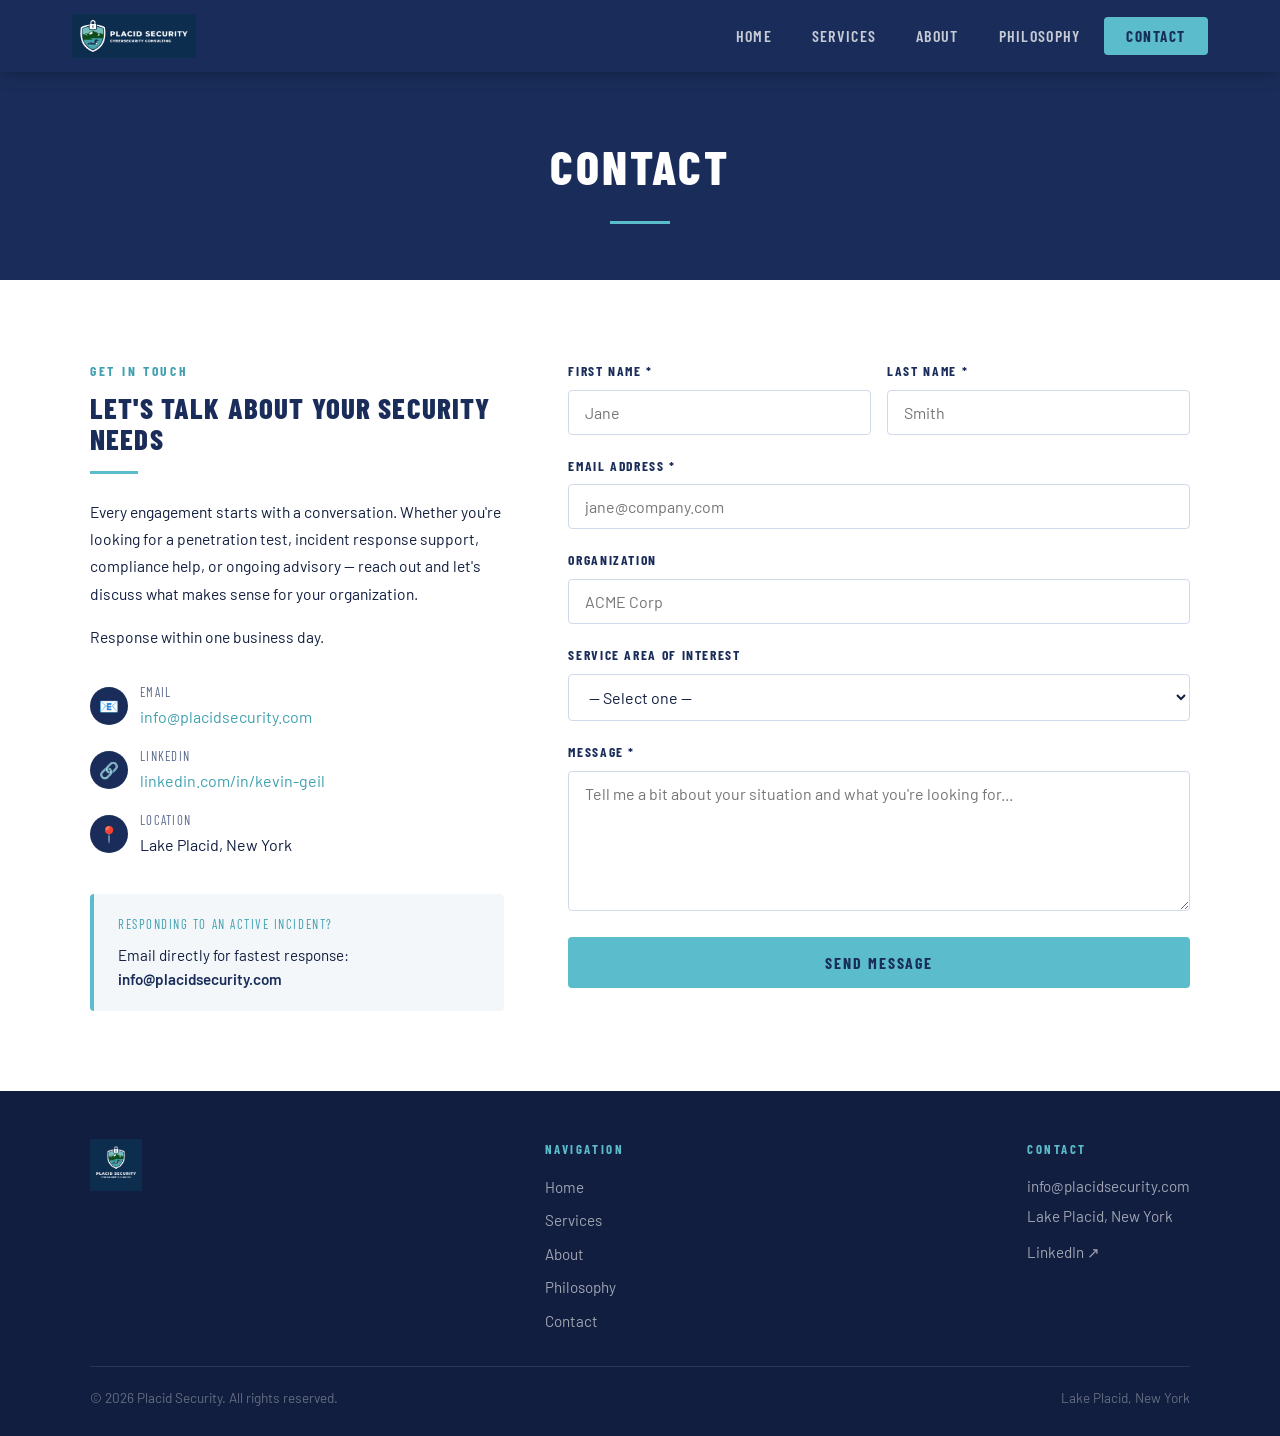
<file: contact.html>
<!DOCTYPE html>
<html lang="en">
<head>
  <meta charset="UTF-8">
  <meta name="viewport" content="width=device-width, initial-scale=1.0">
  <title>Contact Placid Security | Cybersecurity Consultant in Lake Placid, NY</title>
  <meta name="description" content="Contact Kevin Geil at Placid Security in Lake Placid, NY, about penetration testing, incident response, NIST CSF assessments, or water and wastewater cybersecurity. 518.524.9640.">
  <link rel="canonical" href="https://placidsecurity.com/contact.html">
  <meta property="og:type" content="website">
  <meta property="og:site_name" content="Placid Security">
  <meta property="og:title" content="Contact Placid Security | Cybersecurity Consultant in Lake Placid, NY">
  <meta property="og:description" content="Contact Kevin Geil at Placid Security in Lake Placid, NY, about penetration testing, incident response, NIST CSF assessments, or water and wastewater cybersecurity. 518.524.9640.">
  <meta property="og:url" content="https://placidsecurity.com/contact.html">
  <meta property="og:image" content="https://placidsecurity.com/assets/images/logo-stacked-darkblue.png">
  <meta name="twitter:card" content="summary">
  <link rel="stylesheet" href="assets/style.css">
  <link rel="icon" type="image/png" href="assets/images/logo-icon-darkblue.png">

<!-- Google tag (gtag.js) -->
<script async src="https://www.googletagmanager.com/gtag/js?id=G-L8BX655W50"></script>
<script>
  window.dataLayer = window.dataLayer || [];
  function gtag(){dataLayer.push(arguments);}
  gtag('js', new Date());

  gtag('config', 'G-L8BX655W50');
</script>
</head>
<body>

  <!-- NAV -->
  <nav class="nav">
    <div class="nav-inner">
      <a class="nav-logo" href="index.html">
        <img src="assets/images/logo-horizontal-darkblue.png" alt="Placid Security">
      </a>
      <button class="nav-toggle" id="navToggle" aria-label="Toggle menu">
        <span></span><span></span><span></span>
      </button>
      <ul class="nav-links" id="navLinks">
        <li><a href="index.html">Home</a></li>
        <li><a href="services.html">Services</a></li>
        <li><a href="about.html">About</a></li>
        <li><a href="philosophy.html">Philosophy</a></li>
        <li><a href="contact.html" class="active nav-cta">Contact</a></li>
      </ul>
    </div>
  </nav>

  <!-- PAGE HEADER -->
  <header class="page-header">
    <h1>Contact</h1>
    <hr class="header-rule">
  </header>

  <!-- CONTACT SECTION -->
  <section class="section">
    <div class="section-inner">
      <div class="contact-layout">

        <!-- Left: info -->
        <div class="contact-info">
          <div class="section-label">Get In Touch</div>
          <h2 class="section-title" style="font-size: 1.8rem;">Let's talk about your security needs</h2>
          <hr class="section-title-rule">
          <div class="section-body" style="font-size: 0.975rem;">
            <p>Every engagement starts with a conversation. Whether you're looking for a penetration test, incident response support, compliance help, or ongoing advisory — reach out and let's discuss what makes sense for your organization.</p>
            <p>Response within one business day.</p>
          </div>

          <div style="margin-top: 32px;">
            <div class="contact-detail">
              <div class="contact-icon">📧</div>
              <div>
                <div style="font-size: 0.8rem; font-family: var(--font-display); letter-spacing: 0.1em; text-transform: uppercase; color: var(--text-muted); margin-bottom: 2px;">Email</div>
                <a href="mailto:info@placidsecurity.com">info@placidsecurity.com</a>
              </div>
            </div>
            <div class="contact-detail">
              <div class="contact-icon">🔗</div>
              <div>
                <div style="font-size: 0.8rem; font-family: var(--font-display); letter-spacing: 0.1em; text-transform: uppercase; color: var(--text-muted); margin-bottom: 2px;">LinkedIn</div>
                <a href="https://www.linkedin.com/in/kevin-geil" target="_blank" rel="noopener">linkedin.com/in/kevin-geil</a>
              </div>
            </div>
            <div class="contact-detail">
              <div class="contact-icon">📍</div>
              <div>
                <div style="font-size: 0.8rem; font-family: var(--font-display); letter-spacing: 0.1em; text-transform: uppercase; color: var(--text-muted); margin-bottom: 2px;">Location</div>
                <span>Lake Placid, New York</span>
              </div>
            </div>
          </div>

          <div style="margin-top: 36px; padding: 20px 24px; background: var(--off-white); border-left: 4px solid var(--teal); border-radius: var(--radius);">
            <div style="font-family: var(--font-display); font-size: 0.8rem; letter-spacing: 0.12em; text-transform: uppercase; color: var(--teal-dark); margin-bottom: 8px;">Responding to an active incident?</div>
            <p style="font-size: 0.95rem; color: var(--text-dark);">Email directly for fastest response: <a href="mailto:info@placidsecurity.com" style="color: var(--navy); font-weight: 600;">info@placidsecurity.com</a></p>
          </div>
        </div>

        <!-- Right: form -->
        <div class="contact-form-wrap">
          <form id="contactForm" novalidate>
            <div class="form-row">
              <div class="form-group">
                <label for="firstName">First Name *</label>
                <input type="text" id="firstName" name="firstName" required placeholder="Jane">
              </div>
              <div class="form-group">
                <label for="lastName">Last Name *</label>
                <input type="text" id="lastName" name="lastName" required placeholder="Smith">
              </div>
            </div>

            <div class="form-group">
              <label for="email">Email Address *</label>
              <input type="email" id="email" name="email" required placeholder="jane@company.com">
            </div>

            <div class="form-group">
              <label for="org">Organization</label>
              <input type="text" id="org" name="org" placeholder="ACME Corp">
            </div>

            <div class="form-group">
              <label for="service">Service Area of Interest</label>
              <select id="service" name="service">
                <option value="">— Select one —</option>
                <option value="pentest">Penetration Testing</option>
                <option value="ir">Incident Response</option>
                <option value="asm">Attack Surface Management</option>
                <option value="cloud">Cloud Security</option>
                <option value="grc">GRC / Compliance</option>
                <option value="ciso">CISO Advisory</option>
                <option value="tabletop">Tabletop Exercise</option>
                <option value="other">Other / Not Sure Yet</option>
              </select>
            </div>

            <div class="form-group">
              <label for="message">Message *</label>
              <textarea id="message" name="message" required placeholder="Tell me a bit about your situation and what you're looking for..."></textarea>
            </div>

            <div class="form-submit">
              <button type="submit" class="btn btn-primary" style="width: 100%;">Send Message</button>
            </div>

            <div class="form-success" id="formSuccess">
              ✓ Thanks for reaching out. I'll be in touch within one business day.
            </div>
            <div id="formError" style="display:none; margin-top:12px; color: #c0392b; font-size: 0.95rem;"></div>
          </form>
        </div>

      </div>
    </div>
  </section>

  <!-- FOOTER -->
  <footer class="footer">
    <div class="footer-inner">
      <div class="footer-top">
        <div class="footer-logo">
          <img src="assets/images/logo-stacked-darkblue.png" alt="Placid Security">
        </div>
        <div class="footer-nav">
          <h4>Navigation</h4>
          <ul>
            <li><a href="index.html">Home</a></li>
            <li><a href="services.html">Services</a></li>
            <li><a href="about.html">About</a></li>
            <li><a href="philosophy.html">Philosophy</a></li>
            <li><a href="contact.html">Contact</a></li>
          </ul>
        </div>
        <div class="footer-contact">
          <h4>Contact</h4>
          <p><a href="mailto:info@placidsecurity.com">info@placidsecurity.com</a></p>
          <p>Lake Placid, New York</p>
          <p style="margin-top: 12px;"><a href="https://www.linkedin.com/in/kevin-geil" target="_blank" rel="noopener">LinkedIn ↗</a></p>
        </div>
      </div>
      <div class="footer-bottom">
        <p class="footer-copy">&copy; 2026 Placid Security. All rights reserved.</p>
        <p class="footer-copy">Lake Placid, New York</p>
      </div>
    </div>
  </footer>

  <script>
    // Nav toggle
    document.getElementById('navToggle').addEventListener('click', function() {
      document.getElementById('navLinks').classList.toggle('open');
    });

    // Contact form — uses Formspree (free tier, no backend needed for GitHub Pages)
    // TO ACTIVATE: Replace YOUR_FORM_ID below with your Formspree form ID
    // Get one free at https://formspree.io — takes 2 minutes
    const FORMSPREE_ID = 'moeepbwr'; // <-- replace this

    document.getElementById('contactForm').addEventListener('submit', async function(e) {
      e.preventDefault();

      const btn = this.querySelector('button[type="submit"]');
      const successEl = document.getElementById('formSuccess');
      const errorEl = document.getElementById('formError');

      // Basic validation
      const required = ['firstName', 'lastName', 'email', 'message'];
      let valid = true;
      required.forEach(id => {
        const el = document.getElementById(id);
        if (!el.value.trim()) {
          el.style.borderColor = '#e74c3c';
          valid = false;
        } else {
          el.style.borderColor = '';
        }
      });

      if (!valid) {
        errorEl.textContent = 'Please fill in all required fields.';
        errorEl.style.display = 'block';
        return;
      }

      errorEl.style.display = 'none';
      btn.textContent = 'Sending...';
      btn.disabled = true;

      // If Formspree not set up yet, show success anyway (form will email once configured)
      if (FORMSPREE_ID === 'YOUR_FORM_ID') {
        setTimeout(() => {
          successEl.style.display = 'block';
          this.reset();
          btn.textContent = 'Send Message';
          btn.disabled = false;
        }, 800);
        return;
      }

      try {
        const data = new FormData(this);
        const response = await fetch(`https://formspree.io/f/${FORMSPREE_ID}`, {
          method: 'POST',
          body: data,
          headers: { 'Accept': 'application/json' }
        });

        if (response.ok) {
          successEl.style.display = 'block';
          this.reset();
        } else {
          throw new Error('Submission failed');
        }
      } catch (err) {
        errorEl.textContent = 'Something went wrong. Please email info@placidsecurity.com directly.';
        errorEl.style.display = 'block';
      }

      btn.textContent = 'Send Message';
      btn.disabled = false;
    });
  </script>
</body>
</html>
</file>
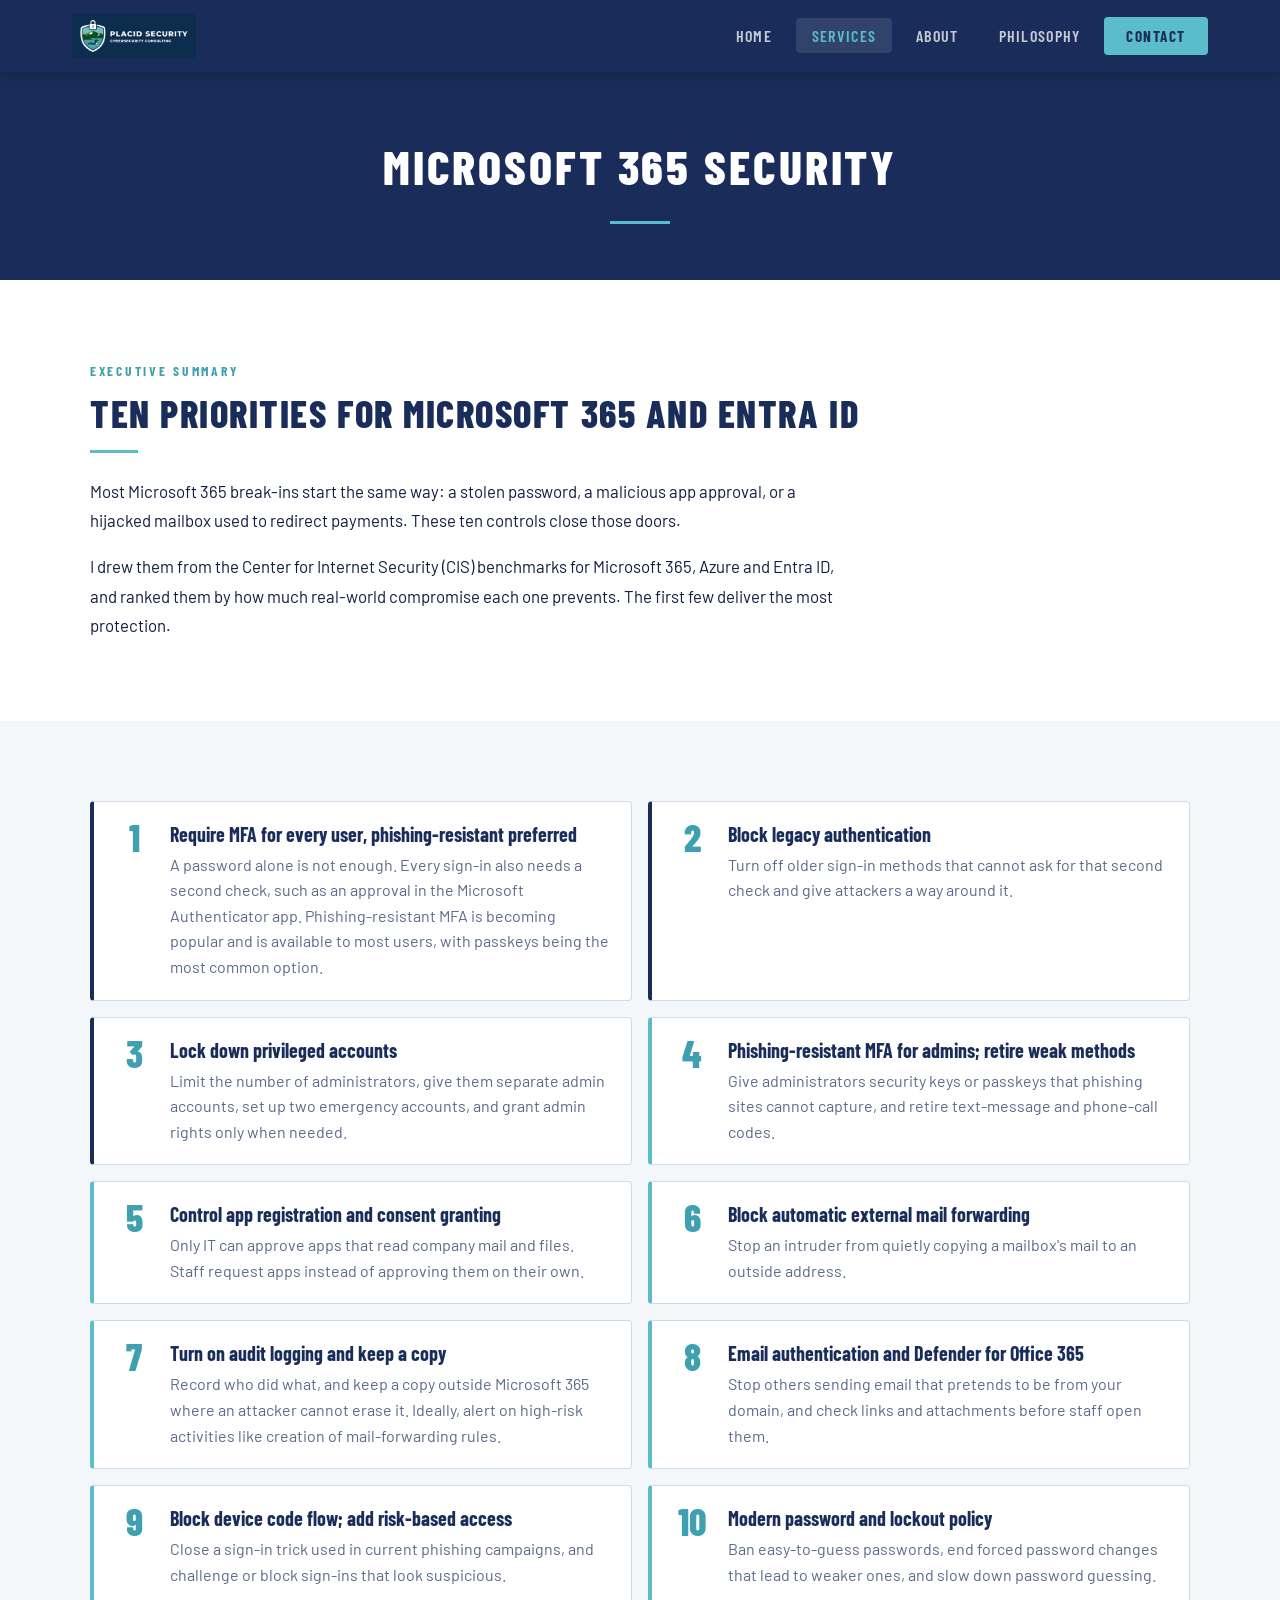
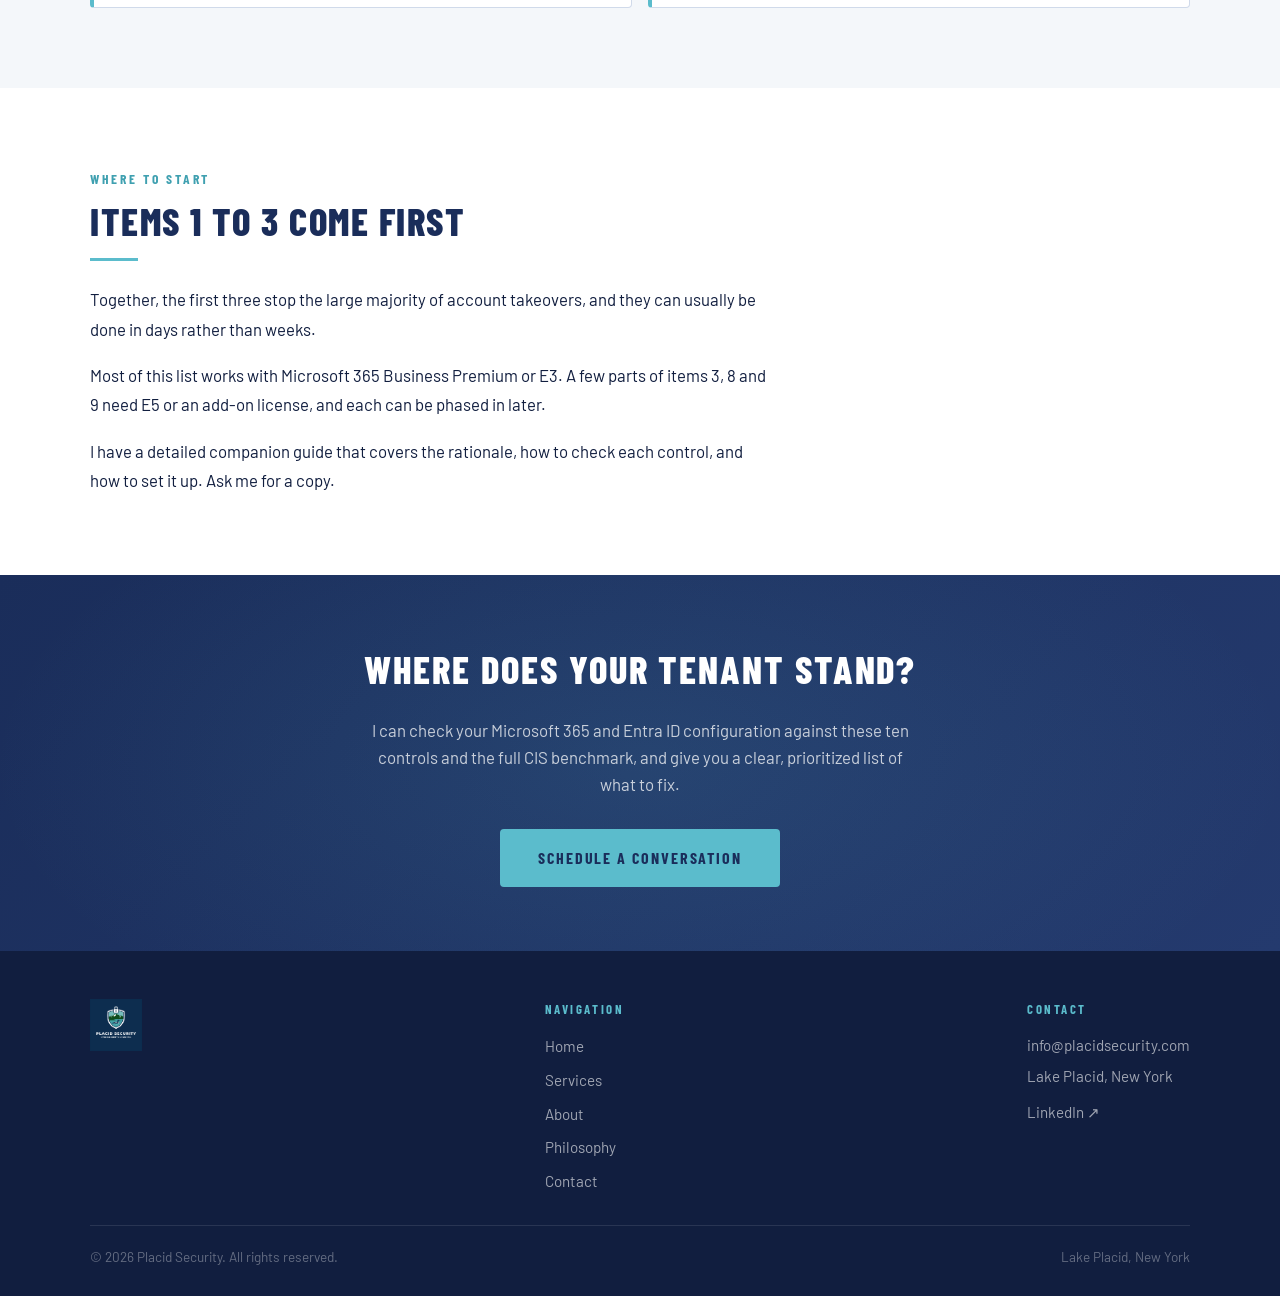
<file: m365-security.html>
<!DOCTYPE html>
<html lang="en">
<head>
  <meta charset="UTF-8">
  <meta name="viewport" content="width=device-width, initial-scale=1.0">
  <title>Microsoft 365 Security Priorities — Placid Security</title>
  <meta name="description" content="Ten priority Microsoft 365 and Entra ID security controls, drawn from the CIS benchmarks and ranked by impact. An executive summary from Placid Security.">
  <link rel="canonical" href="https://placidsecurity.com/m365-security.html">
  <meta property="og:type" content="website">
  <meta property="og:site_name" content="Placid Security">
  <meta property="og:title" content="Microsoft 365 Security Priorities — Placid Security">
  <meta property="og:description" content="Ten priority Microsoft 365 and Entra ID security controls, drawn from the CIS benchmarks and ranked by impact. An executive summary from Placid Security.">
  <meta property="og:url" content="https://placidsecurity.com/m365-security.html">
  <meta property="og:image" content="https://placidsecurity.com/assets/images/logo-stacked-darkblue.png">
  <meta name="twitter:card" content="summary">
  <link rel="stylesheet" href="assets/style.css">
  <link rel="icon" type="image/png" href="assets/images/logo-icon-darkblue.png">
  <!-- Google tag (gtag.js) -->
<script async src="https://www.googletagmanager.com/gtag/js?id=G-L8BX655W50"></script>
<script>
  window.dataLayer = window.dataLayer || [];
  function gtag(){dataLayer.push(arguments);}
  gtag('js', new Date());

  gtag('config', 'G-L8BX655W50');
</script>
<style>
.m365-intro { max-width: 760px; }
.m365-list { list-style: none; counter-reset: ctl; display: grid; grid-template-columns: 1fr 1fr; gap: 16px; max-width: 1100px; }
.m365-list li { counter-increment: ctl; position: relative; background: var(--white); border: 1px solid var(--border); border-left: 4px solid var(--teal); border-radius: var(--radius); padding: 20px 22px 20px 76px; }
.m365-list li::before { content: counter(ctl); position: absolute; left: 20px; top: 16px; font-family: var(--font-display); font-weight: 800; font-size: 2.4rem; line-height: 1; color: var(--teal-dark); width: 40px; text-align: center; }
.m365-list h3 { font-family: var(--font-display); font-size: 1.25rem; font-weight: 700; color: var(--navy); line-height: 1.2; margin-bottom: 6px; }
.m365-list p { color: var(--text-muted); line-height: 1.6; }
.m365-list li:nth-child(-n+3) { border-left-color: var(--navy); }
@media (max-width: 768px) { .m365-list { grid-template-columns: 1fr; } }
</style>
</head>


<body>

  <!-- NAV -->
  <nav class="nav">
    <div class="nav-inner">
      <a class="nav-logo" href="index.html">
        <img src="assets/images/logo-horizontal-darkblue.png" alt="Placid Security">
      </a>
      <button class="nav-toggle" id="navToggle" aria-label="Toggle menu">
        <span></span><span></span><span></span>
      </button>
      <ul class="nav-links" id="navLinks">
        <li><a href="index.html">Home</a></li>
        <li><a href="services.html" class="active">Services</a></li>
        <li><a href="about.html">About</a></li>
        <li><a href="philosophy.html">Philosophy</a></li>
        <li><a href="contact.html" class="nav-cta">Contact</a></li>
      </ul>
    </div>
  </nav>

  <!-- PAGE HEADER -->
  <header class="page-header">
    <h1>Microsoft 365 Security</h1>
    <hr class="header-rule">
  </header>

  <!-- INTRO -->
  <section class="section">
    <div class="section-inner">
      <div class="section-label">Executive Summary</div>
      <h2 class="section-title">Ten Priorities for Microsoft 365 and Entra ID</h2>
      <hr class="section-title-rule">
      <div class="section-body m365-intro">
        <p>Most Microsoft 365 break-ins start the same way: a stolen password, a malicious app approval, or a hijacked mailbox used to redirect payments. These ten controls close those doors.</p>
        <p>I drew them from the Center for Internet Security (CIS) benchmarks for Microsoft 365, Azure and Entra ID, and ranked them by how much real-world compromise each one prevents. The first few deliver the most protection.</p>
      </div>
    </div>
  </section>

  <!-- THE TEN CONTROLS -->
  <section class="section section--alt" id="controls">
    <div class="section-inner">
      <ol class="m365-list">
        <li><h3>Require MFA for every user, phishing-resistant preferred</h3><p>A password alone is not enough. Every sign-in also needs a second check, such as an approval in the Microsoft Authenticator app. Phishing-resistant MFA is becoming popular and is available to most users, with passkeys being the most common option.</p></li>
        <li><h3>Block legacy authentication</h3><p>Turn off older sign-in methods that cannot ask for that second check and give attackers a way around it.</p></li>
        <li><h3>Lock down privileged accounts</h3><p>Limit the number of administrators, give them separate admin accounts, set up two emergency accounts, and grant admin rights only when needed.</p></li>
        <li><h3>Phishing-resistant MFA for admins; retire weak methods</h3><p>Give administrators security keys or passkeys that phishing sites cannot capture, and retire text-message and phone-call codes.</p></li>
        <li><h3>Control app registration and consent granting</h3><p>Only IT can approve apps that read company mail and files. Staff request apps instead of approving them on their own.</p></li>
        <li><h3>Block automatic external mail forwarding</h3><p>Stop an intruder from quietly copying a mailbox's mail to an outside address.</p></li>
        <li><h3>Turn on audit logging and keep a copy</h3><p>Record who did what, and keep a copy outside Microsoft 365 where an attacker cannot erase it. Ideally, alert on high-risk activities like creation of mail-forwarding rules.</p></li>
        <li><h3>Email authentication and Defender for Office 365</h3><p>Stop others sending email that pretends to be from your domain, and check links and attachments before staff open them.</p></li>
        <li><h3>Block device code flow; add risk-based access</h3><p>Close a sign-in trick used in current phishing campaigns, and challenge or block sign-ins that look suspicious.</p></li>
        <li><h3>Modern password and lockout policy</h3><p>Ban easy-to-guess passwords, end forced password changes that lead to weaker ones, and slow down password guessing.</p></li>
      </ol>
    </div>
  </section>

  <!-- WHERE TO START -->
  <section class="section">
    <div class="section-inner">
      <div class="section-label">Where to Start</div>
      <h2 class="section-title">Items 1 to 3 Come First</h2>
      <hr class="section-title-rule">
      <div class="section-body">
        <p>Together, the first three stop the large majority of account takeovers, and they can usually be done in days rather than weeks.</p>
        <p>Most of this list works with Microsoft 365 Business Premium or E3. A few parts of items 3, 8 and 9 need E5 or an add-on license, and each can be phased in later.</p>
        <p>I have a detailed companion guide that covers the rationale, how to check each control, and how to set it up. Ask me for a copy.</p>
      </div>
    </div>
  </section>

  <!-- CTA -->
  <section class="cta-band">
    <h2>Where does your tenant stand?</h2>
    <p>I can check your Microsoft 365 and Entra ID configuration against these ten controls and the full CIS benchmark, and give you a clear, prioritized list of what to fix.</p>
    <a href="contact.html" class="btn btn-primary">Schedule a Conversation</a>
  </section>

  <!-- FOOTER -->
  <footer class="footer">
    <div class="footer-inner">
      <div class="footer-top">
        <div class="footer-logo">
          <img src="assets/images/logo-stacked-darkblue.png" alt="Placid Security">
        </div>
        <div class="footer-nav">
          <h4>Navigation</h4>
          <ul>
            <li><a href="index.html">Home</a></li>
            <li><a href="services.html">Services</a></li>
            <li><a href="about.html">About</a></li>
            <li><a href="philosophy.html">Philosophy</a></li>
            <li><a href="contact.html">Contact</a></li>
          </ul>
        </div>
        <div class="footer-contact">
          <h4>Contact</h4>
          <p><a href="mailto:info@placidsecurity.com">info@placidsecurity.com</a></p>
          <p>Lake Placid, New York</p>
          <p style="margin-top: 12px;"><a href="https://www.linkedin.com/in/kevin-geil" target="_blank" rel="noopener">LinkedIn &#8599;</a></p>
        </div>
      </div>
      <div class="footer-bottom">
        <p class="footer-copy">&copy; 2026 Placid Security. All rights reserved.</p>
        <p class="footer-copy">Lake Placid, New York</p>
      </div>
    </div>
  </footer>

  <script>
    document.getElementById('navToggle').addEventListener('click', function() {
      document.getElementById('navLinks').classList.toggle('open');
    });
  </script>

</body>
</html>
</file>
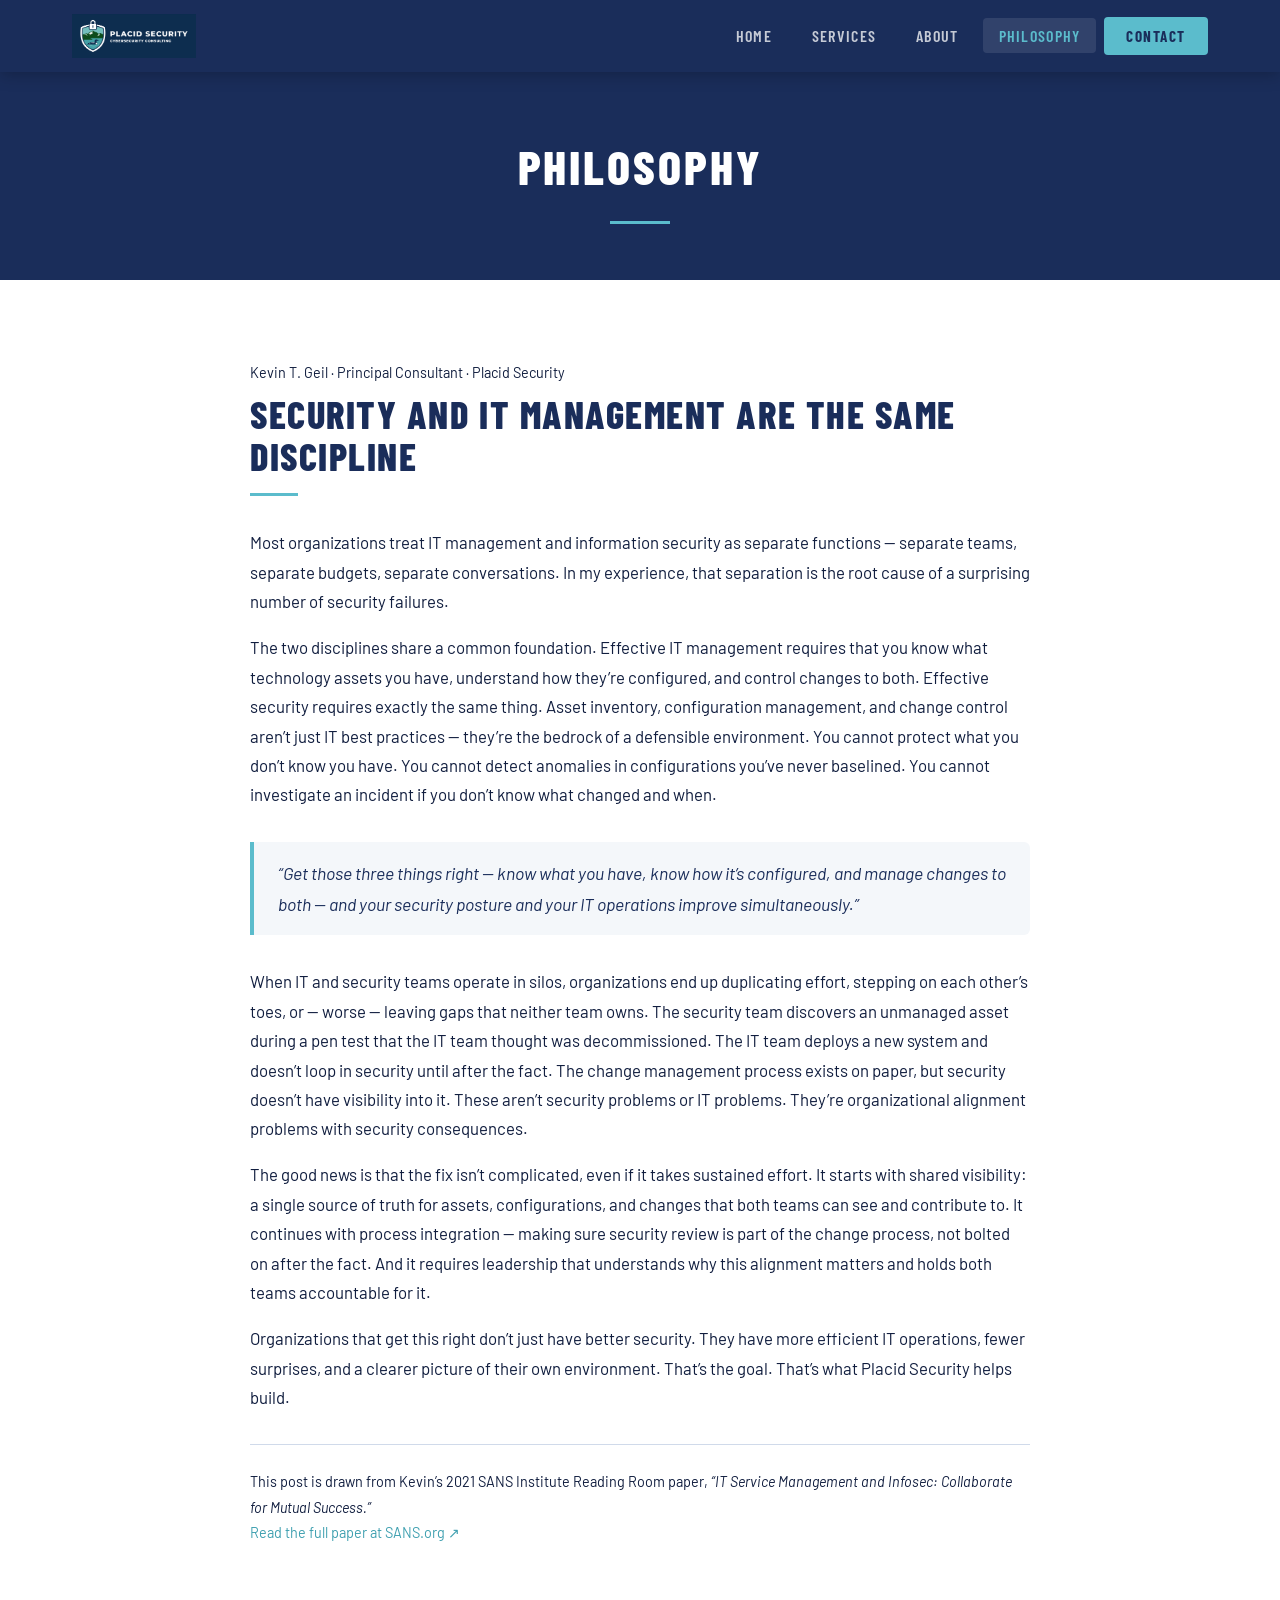
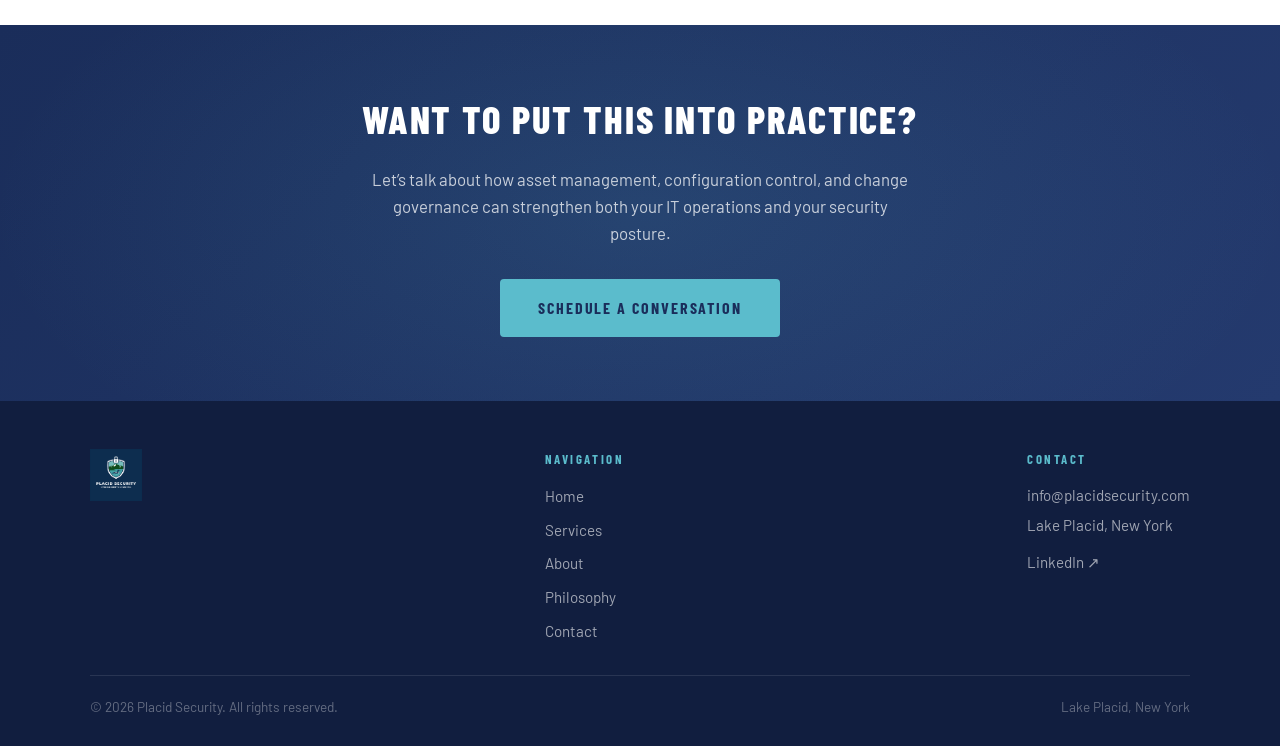
<file: philosophy.html>
<!DOCTYPE html>
<html lang="en">
<head>
  <meta charset="UTF-8">
  <meta name="viewport" content="width=device-width, initial-scale=1.0">
  <title>Security and IT Management Philosophy | Placid Security</title>
  <meta name="description" content="Security and IT management share the same foundational discipline. Kevin Geil on why the two must work together.">
  <link rel="canonical" href="https://placidsecurity.com/philosophy.html">
  <meta property="og:type" content="website">
  <meta property="og:site_name" content="Placid Security">
  <meta property="og:title" content="Security and IT Management Philosophy | Placid Security">
  <meta property="og:description" content="Security and IT management share the same foundational discipline. Kevin Geil on why the two must work together.">
  <meta property="og:url" content="https://placidsecurity.com/philosophy.html">
  <meta property="og:image" content="https://placidsecurity.com/assets/images/logo-stacked-darkblue.png">
  <meta name="twitter:card" content="summary">
  <link rel="stylesheet" href="assets/style.css">
  <link rel="icon" type="image/png" href="assets/images/logo-icon-darkblue.png">
  <!-- Google tag (gtag.js) -->
<script async src="https://www.googletagmanager.com/gtag/js?id=G-L8BX655W50"></script>
<script>
  window.dataLayer = window.dataLayer || [];
  function gtag(){dataLayer.push(arguments);}
  gtag('js', new Date());

  gtag('config', 'G-L8BX655W50');
</script>
</head>


<body>

  <!-- NAV -->
  <nav class="nav">
    <div class="nav-inner">
      <a class="nav-logo" href="index.html">
        <img src="assets/images/logo-horizontal-darkblue.png" alt="Placid Security">
      </a>
      <button class="nav-toggle" id="navToggle" aria-label="Toggle menu">
        <span></span><span></span><span></span>
      </button>
      <ul class="nav-links" id="navLinks">
        <li><a href="index.html">Home</a></li>
        <li><a href="services.html">Services</a></li>
        <li><a href="about.html">About</a></li>
        <li><a href="philosophy.html" class="active">Philosophy</a></li>
        <li><a href="contact.html" class="nav-cta">Contact</a></li>
      </ul>
    </div>
  </nav>

  <!-- PAGE HEADER -->
  <header class="page-header">
    <h1>Philosophy</h1>
    <hr class="header-rule">
  </header>

  <!-- ESSAY -->
  <section class="section">
    <div class="section-inner">
      <div class="section-body" style="max-width: 780px; margin: 0 auto;">

        <p style="color: var(--muted); font-size: 0.9rem; margin-bottom: 4px;">Kevin T. Geil &middot; Principal Consultant &middot; Placid Security</p>

        <h2 class="section-title" style="margin-top: 8px;">Security and IT Management Are the Same Discipline</h2>
        <hr class="section-title-rule" style="margin-bottom: 32px;">

        <p>Most organizations treat IT management and information security as separate functions &mdash; separate teams, separate budgets, separate conversations. In my experience, that separation is the root cause of a surprising number of security failures.</p>

        <p>The two disciplines share a common foundation. Effective IT management requires that you know what technology assets you have, understand how they&rsquo;re configured, and control changes to both. Effective security requires exactly the same thing. Asset inventory, configuration management, and change control aren&rsquo;t just IT best practices &mdash; they&rsquo;re the bedrock of a defensible environment. You cannot protect what you don&rsquo;t know you have. You cannot detect anomalies in configurations you&rsquo;ve never baselined. You cannot investigate an incident if you don&rsquo;t know what changed and when.</p>

        <blockquote style="border-left: 4px solid var(--teal); padding: 16px 24px; margin: 32px 0; background: var(--off-white); border-radius: 0 6px 6px 0;">
          <p style="margin: 0; font-size: 1.1rem; font-style: italic; color: var(--navy);">&ldquo;Get those three things right &mdash; know what you have, know how it&rsquo;s configured, and manage changes to both &mdash; and your security posture and your IT operations improve simultaneously.&rdquo;</p>
        </blockquote>

        <p>When IT and security teams operate in silos, organizations end up duplicating effort, stepping on each other&rsquo;s toes, or &mdash; worse &mdash; leaving gaps that neither team owns. The security team discovers an unmanaged asset during a pen test that the IT team thought was decommissioned. The IT team deploys a new system and doesn&rsquo;t loop in security until after the fact. The change management process exists on paper, but security doesn&rsquo;t have visibility into it. These aren&rsquo;t security problems or IT problems. They&rsquo;re organizational alignment problems with security consequences.</p>

        <p>The good news is that the fix isn&rsquo;t complicated, even if it takes sustained effort. It starts with shared visibility: a single source of truth for assets, configurations, and changes that both teams can see and contribute to. It continues with process integration &mdash; making sure security review is part of the change process, not bolted on after the fact. And it requires leadership that understands why this alignment matters and holds both teams accountable for it.</p>

        <p>Organizations that get this right don&rsquo;t just have better security. They have more efficient IT operations, fewer surprises, and a clearer picture of their own environment. That&rsquo;s the goal. That&rsquo;s what Placid Security helps build.</p>

        <p style="margin-top: 32px; padding-top: 24px; border-top: 1px solid var(--border); font-size: 0.9rem; color: var(--muted);">
          This post is drawn from Kevin&rsquo;s 2021 SANS Institute Reading Room paper, <em>&ldquo;IT Service Management and Infosec: Collaborate for Mutual Success.&rdquo;</em><br>
          <a href="https://www.sans.org/reading-room/whitepapers/compliance/paper/40057" target="_blank" rel="noopener" style="color: var(--teal-dark);">Read the full paper at SANS.org &#8599;</a>
        </p>

      </div>
    </div>
  </section>

  <!-- CTA -->
  <section class="cta-band">
    <h2>Want to put this into practice?</h2>
    <p>Let&rsquo;s talk about how asset management, configuration control, and change governance can strengthen both your IT operations and your security posture.</p>
    <a href="contact.html" class="btn btn-primary">Schedule a Conversation</a>
  </section>

  <!-- FOOTER -->
  <footer class="footer">
    <div class="footer-inner">
      <div class="footer-top">
        <div class="footer-logo">
          <img src="assets/images/logo-stacked-darkblue.png" alt="Placid Security">
        </div>
        <div class="footer-nav">
          <h4>Navigation</h4>
          <ul>
            <li><a href="index.html">Home</a></li>
            <li><a href="services.html">Services</a></li>
            <li><a href="about.html">About</a></li>
            <li><a href="philosophy.html">Philosophy</a></li>
            <li><a href="contact.html">Contact</a></li>
          </ul>
        </div>
        <div class="footer-contact">
          <h4>Contact</h4>
          <p><a href="mailto:info@placidsecurity.com">info@placidsecurity.com</a></p>
          <p>Lake Placid, New York</p>
          <p style="margin-top: 12px;"><a href="https://www.linkedin.com/in/kevin-geil" target="_blank" rel="noopener">LinkedIn &#8599;</a></p>
        </div>
      </div>
      <div class="footer-bottom">
        <p class="footer-copy">&copy; 2026 Placid Security. All rights reserved.</p>
        <p class="footer-copy">Lake Placid, New York</p>
      </div>
    </div>
  </footer>

  <script>
    document.getElementById('navToggle').addEventListener('click', function() {
      document.getElementById('navLinks').classList.toggle('open');
    });
  </script>

</body>
</html>
</file>
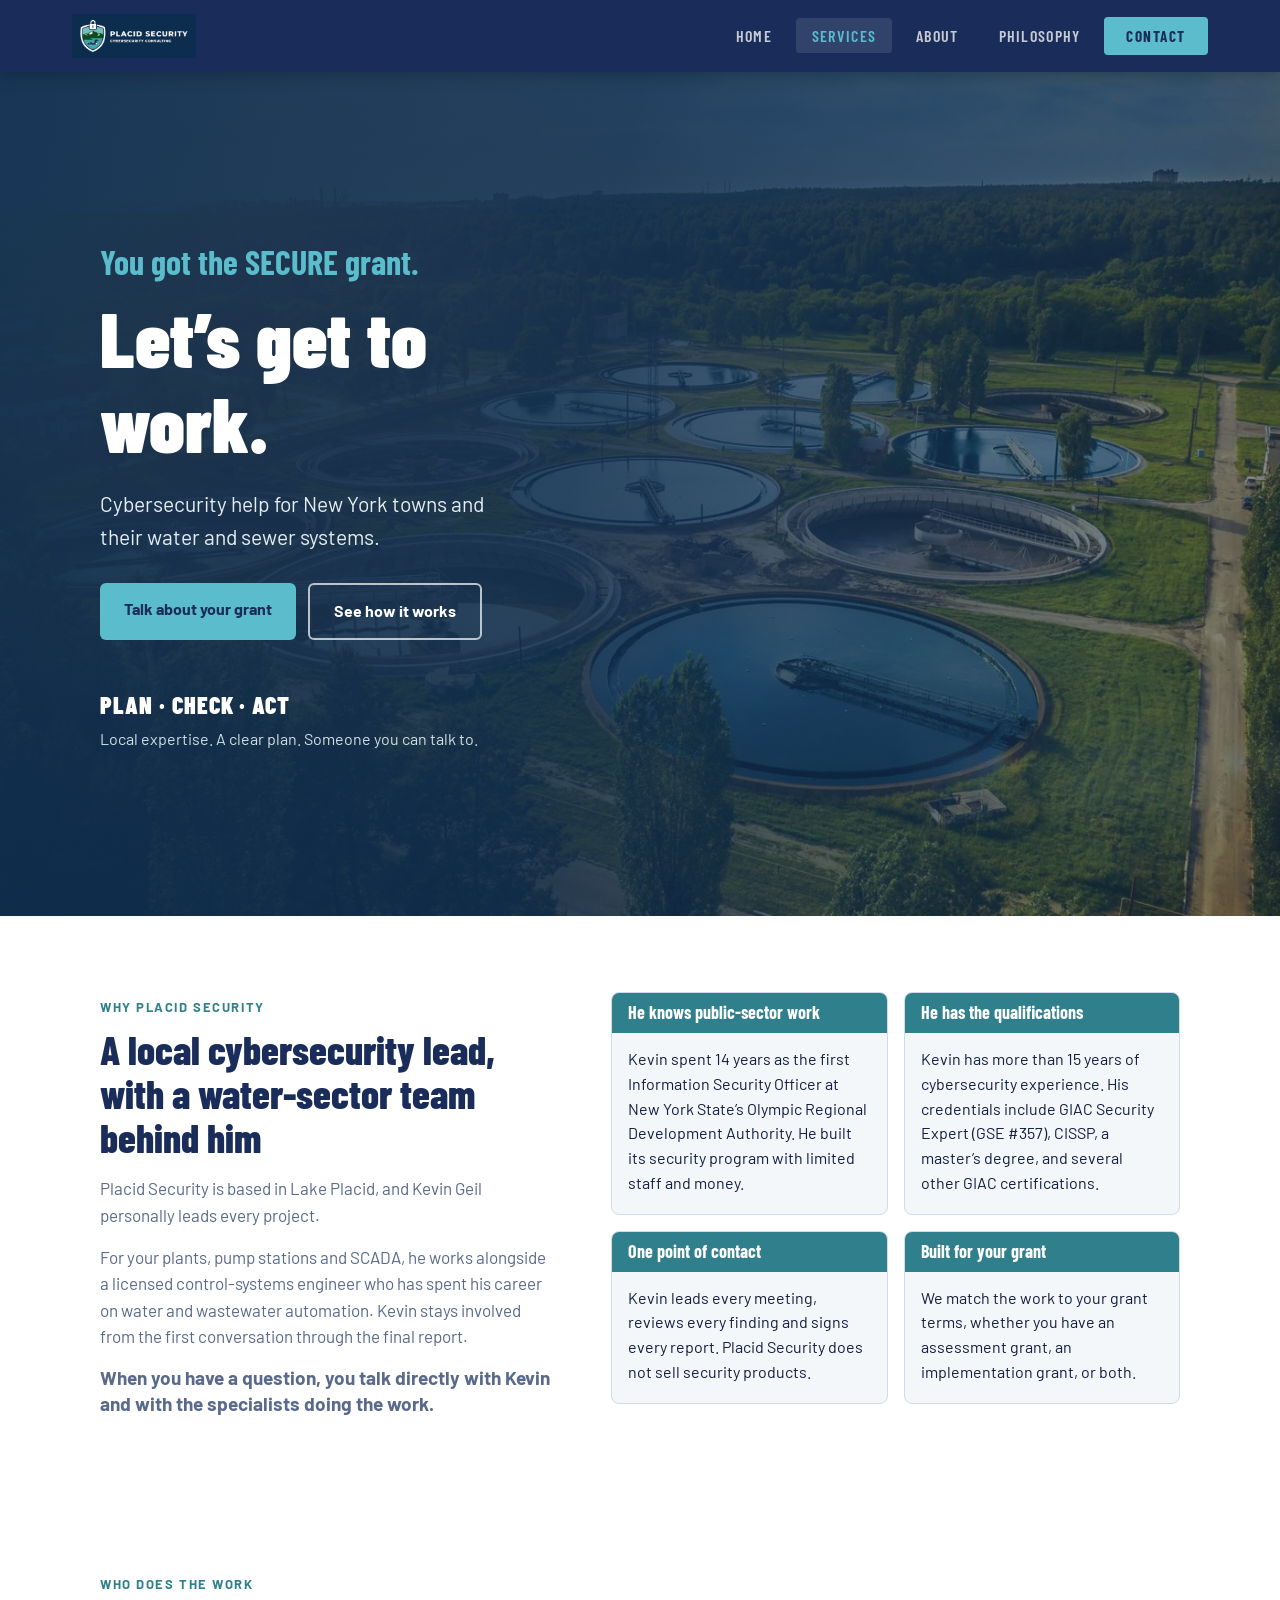
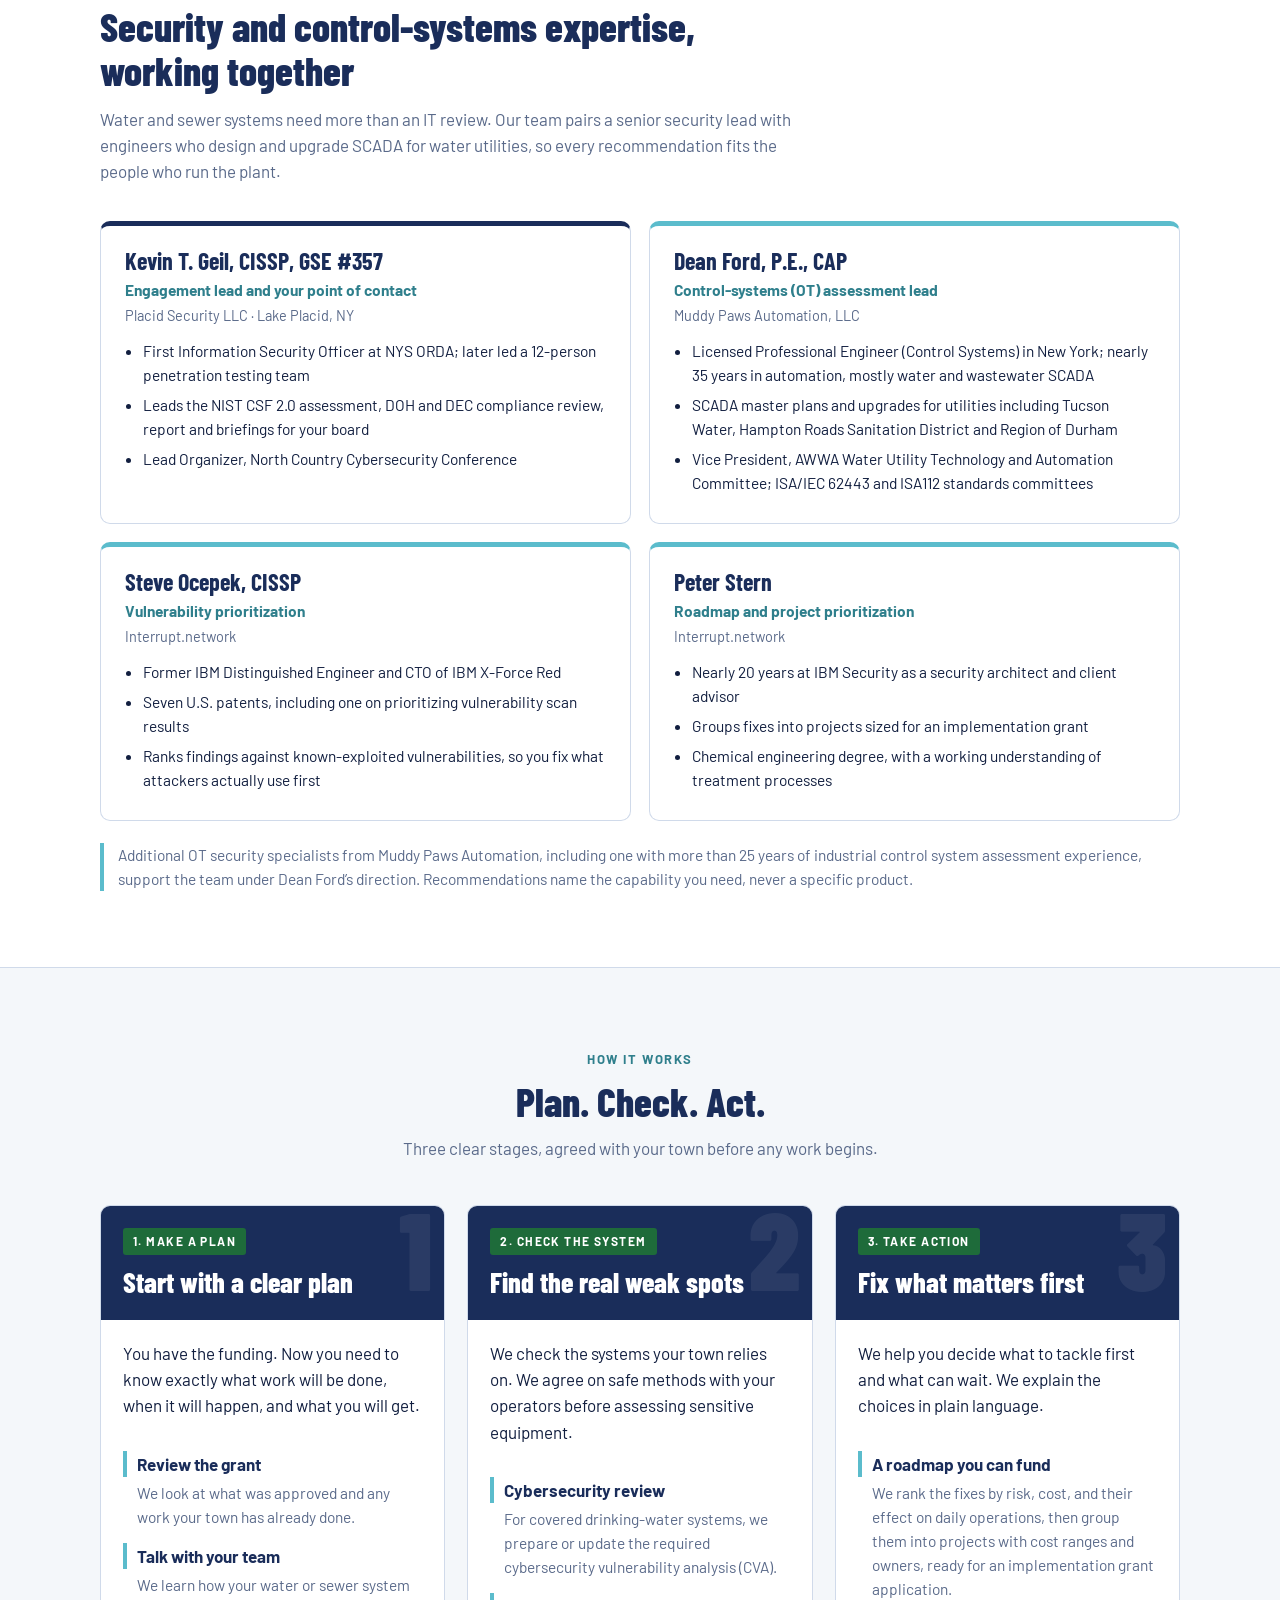
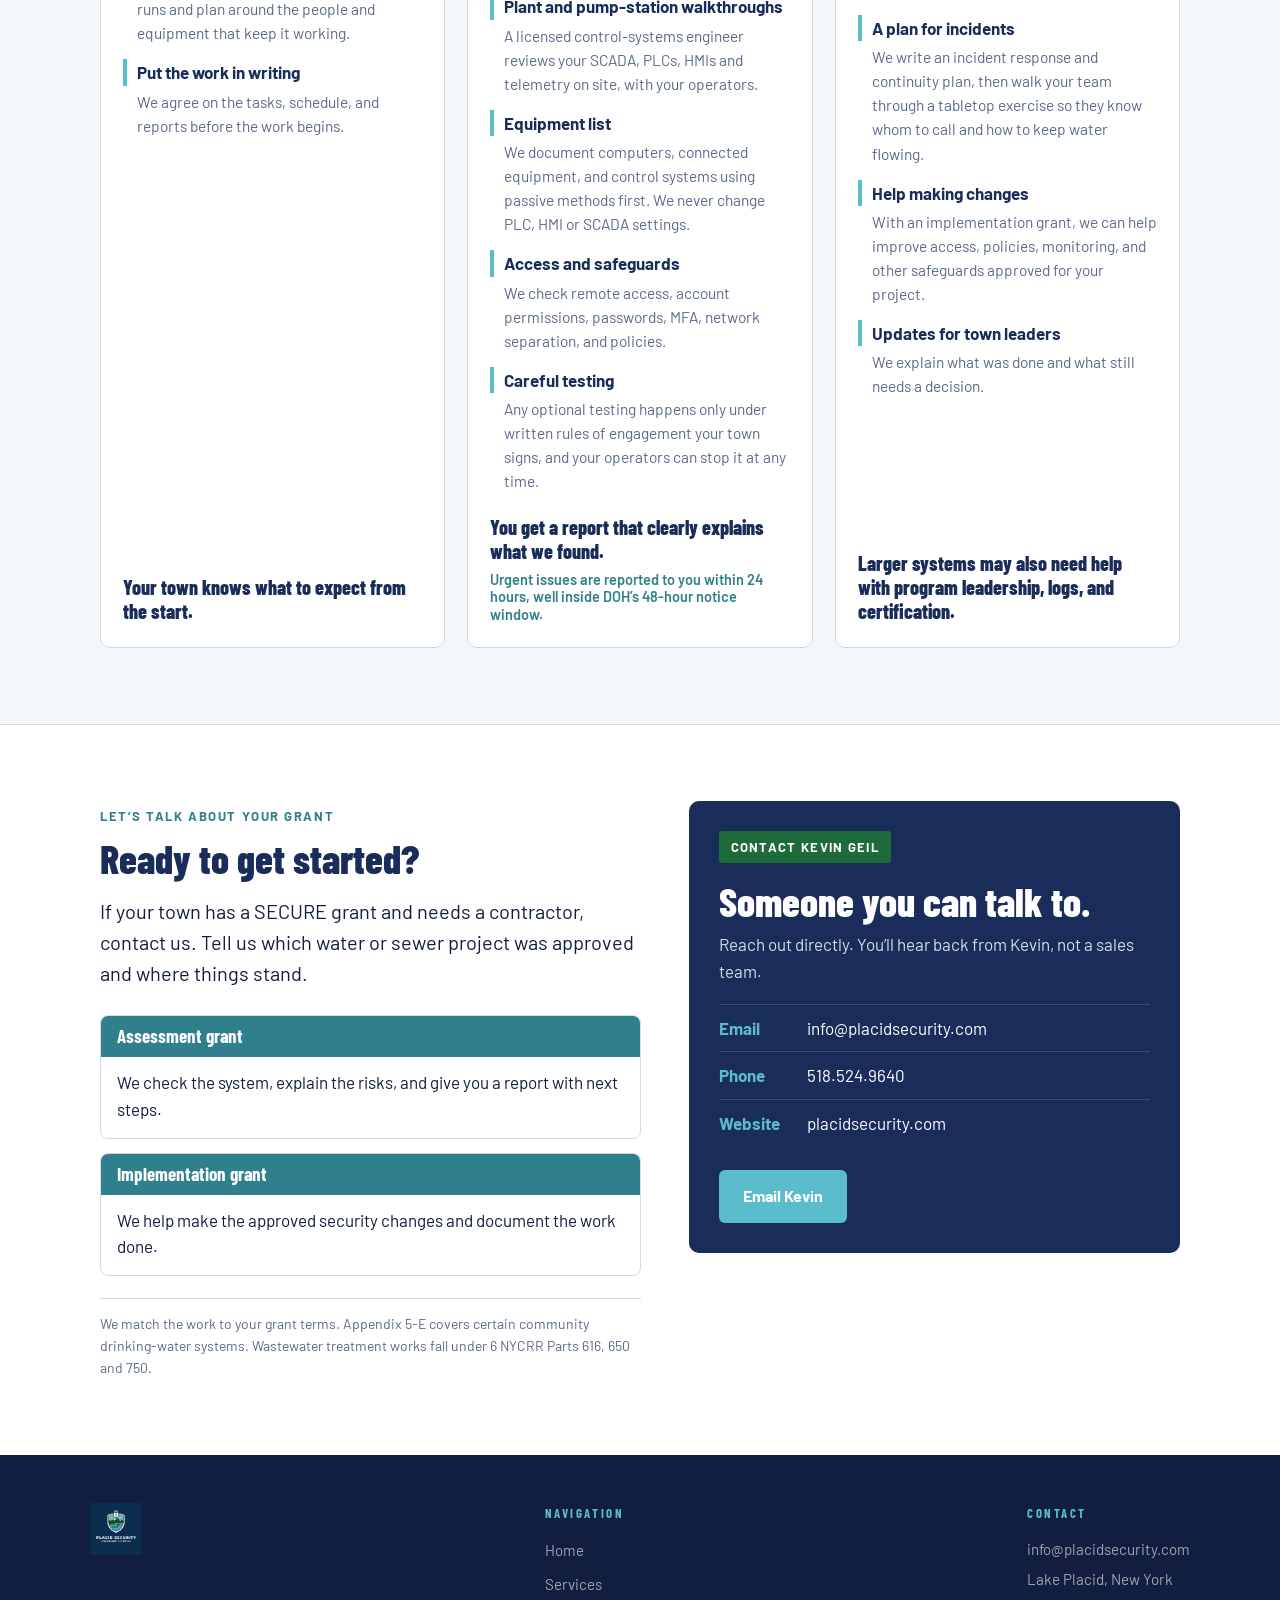
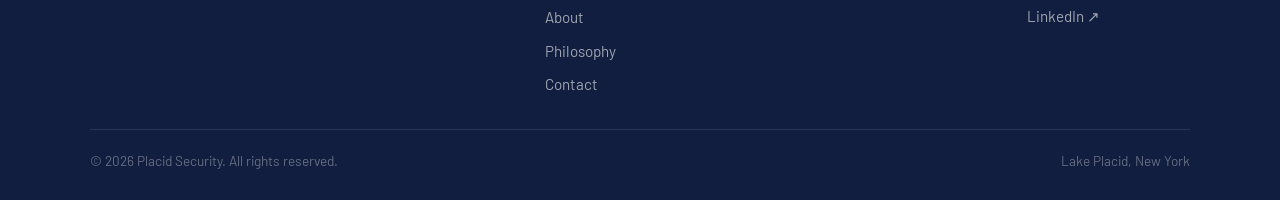
<file: secure-grant.html>
<!DOCTYPE html>
<html lang="en">
<head>
<meta charset="utf-8">
<meta name="viewport" content="width=device-width, initial-scale=1">
<title>SECURE Grant Cybersecurity for Water &amp; Sewer Systems | Placid Security</title>
<meta name="description" content="Got a SECURE grant? Placid Security helps New York towns plan, assess, and implement cybersecurity for water and sewer systems. Led from Lake Placid, with a licensed control-systems engineer and water-sector OT specialists on the team.">
<meta property="og:title" content="You got the SECURE grant. Let's get to work.">
<meta property="og:description" content="Cybersecurity help for New York towns and their water and sewer systems.">
<meta property="og:type" content="website">
<link rel="canonical" href="https://placidsecurity.com/secure-grant.html">
<meta property="og:site_name" content="Placid Security">
<meta property="og:url" content="https://placidsecurity.com/secure-grant.html">
<meta property="og:image" content="https://placidsecurity.com/assets/images/secure-grant-hero.jpg">
<meta name="twitter:card" content="summary_large_image">
<script type="application/ld+json">
{
  "@context": "https://schema.org",
  "@graph": [
    {
      "@type": "Service",
      "@id": "https://placidsecurity.com/secure-grant.html#service",
      "name": "SECURE grant cybersecurity assessments for water and wastewater systems",
      "serviceType": "Water and wastewater cybersecurity risk assessment",
      "description": "Cybersecurity risk assessments and implementation support for New York water and sewer systems funded by NYS EFC SECURE grants: NIST CSF 2.0 profiles, DOH Appendix 5-E and DEC Part 750 compliance review, OT/SCADA review led by a licensed control-systems engineer, and a fundable remediation roadmap.",
      "url": "https://placidsecurity.com/secure-grant.html",
      "provider": {
        "@type": "ProfessionalService",
        "@id": "https://placidsecurity.com/#org",
        "name": "Placid Security LLC",
        "url": "https://placidsecurity.com/"
      },
      "areaServed": {
        "@type": "State",
        "name": "New York"
      },
      "audience": {
        "@type": "Audience",
        "audienceType": "Municipal drinking water and wastewater utilities"
      },
      "category": [
        "OT/ICS security",
        "NIST CSF 2.0",
        "10 NYCRR Appendix 5-E",
        "6 NYCRR Part 750",
        "Incident response tabletop exercises"
      ]
    }
  ]
}
</script>
<link rel="stylesheet" href="assets/style.css">
<link rel="icon" type="image/png" href="assets/images/logo-icon-darkblue.png">
<!-- Google tag (gtag.js) -->
<script async src="https://www.googletagmanager.com/gtag/js?id=G-L8BX655W50"></script>
<script>
  window.dataLayer = window.dataLayer || [];
  function gtag(){dataLayer.push(arguments);}
  gtag('js', new Date());

  gtag('config', 'G-L8BX655W50');
</script>
<style>
.sg{
  --sg-navy:var(--navy); --sg-navy-2:var(--navy-light); --sg-teal:var(--teal); --sg-teal-dark:#2F7F8C;
  --sg-green:var(--green); --sg-ink:var(--text-dark); --sg-muted:var(--text-muted); --sg-line:var(--border);
  --sg-bg:var(--white); --sg-bg-soft:var(--off-white);
  --sg-sans:var(--font-body); --sg-cond:var(--font-display);
  font-size:17px; line-height:1.55;
}
.sg a{color:var(--sg-teal-dark)}
.sg [id]{scroll-margin-top:calc(var(--nav-height) + 12px)}
.sg .sg-hero h1, .sg .sg-btn, .sg .sg-btn-primary{color:inherit}

.sg .wrap{max-width:1120px;margin:0 auto;padding:0 20px}
.sg h1,.sg h2,.sg h3{font-family:var(--sg-cond);font-stretch:condensed;line-height:1.1;margin:0;color:var(--sg-navy)}
.sg h2{font-size:clamp(28px,4vw,40px);font-weight:800}
.sg h3{font-size:20px;font-weight:700}
.sg .eyebrow{display:inline-block;font-size:13px;font-weight:700;letter-spacing:.12em;text-transform:uppercase;color:var(--sg-teal-dark);margin-bottom:10px}

/* hero */
.sg .sg-hero{position:relative;color:#fff;background:var(--sg-navy) url("assets/images/secure-grant-hero.jpg") center/cover no-repeat}
.sg .sg-hero::before{content:"";position:absolute;inset:0;background:linear-gradient(100deg,rgba(14,45,79,.96) 0%,rgba(14,45,79,.88) 45%,rgba(14,45,79,.45) 100%)}
.sg .sg-hero .wrap{position:relative;padding-top:88px;padding-bottom:88px}
.sg .sg-hero .kicker{color:var(--sg-teal);font-family:var(--sg-cond);font-stretch:condensed;font-weight:700;font-size:clamp(24px,3.2vw,34px);margin:0 0 6px}
.sg .sg-hero h1{color:#fff;font-size:clamp(44px,7vw,78px);font-weight:900;max-width:12ch}
.sg .sg-hero p.lead{font-size:clamp(18px,2vw,21px);max-width:34ch;margin:22px 0 30px;color:#E4EEF2}
.sg .sg-btns{display:flex;flex-wrap:wrap;gap:12px}
.sg .sg-btn{display:inline-block;padding:14px 24px;border-radius:6px;font-weight:700;text-decoration:none;font-size:16px}
.sg .sg-btn-primary{background:var(--sg-teal);color:var(--sg-navy)}
.sg .sg-btn-primary:hover{background:#5BB5BA}
.sg .sg-btn-ghost{border:2px solid rgba(255,255,255,.7);color:#fff}
.sg .sg-btn-ghost:hover{background:rgba(255,255,255,.1)}
.sg .tagline{margin-top:46px;font-family:var(--sg-cond);font-stretch:condensed;font-weight:900;font-size:24px;letter-spacing:.04em}
.sg .tagline span{display:block;font-family:var(--sg-sans);font-stretch:normal;font-weight:400;font-size:16px;letter-spacing:0;color:#CFE0E6;margin-top:4px}

/* why */
.sg section{padding:76px 0}
.sg .why{display:grid;grid-template-columns:1fr 1.25fr;gap:56px;align-items:start}
.sg .why .intro p{color:var(--sg-muted);margin:16px 0 0}
.sg .why .callout{margin-top:22px;font-weight:700;color:var(--sg-teal-dark);font-size:19px;line-height:1.35}
.sg .cards{display:grid;grid-template-columns:1fr 1fr;gap:16px}
.sg .card{background:var(--sg-bg-soft);border-radius:8px;overflow:hidden;border:1px solid var(--sg-line)}
.sg .card h3{background:var(--sg-teal-dark);color:#fff;padding:10px 16px;font-size:18px}
.sg .card p{margin:0;padding:14px 16px 18px;font-size:16px;color:var(--sg-ink)}

/* team */
.sg .team-head{max-width:720px;margin:0 0 36px}
.sg .team-head p{color:var(--sg-muted);margin:14px 0 0}
.sg .team{display:grid;grid-template-columns:repeat(2,1fr);gap:18px}
.sg .person{border:1px solid var(--sg-line);border-radius:10px;padding:22px 24px;background:#fff;border-top:5px solid var(--sg-teal)}
.sg .person.lead{border-top-color:var(--sg-navy)}
.sg .person h3{font-size:24px}
.sg .person .role{margin:4px 0 0;font-weight:700;color:var(--sg-teal-dark);font-size:15.5px}
.sg .person .firm{margin:2px 0 12px;color:var(--sg-muted);font-size:14.5px}
.sg .person ul{margin:0;padding-left:18px}
.sg .person li{font-size:15.5px;margin:6px 0}
.sg .team-note{margin-top:22px;font-size:15.5px;color:var(--sg-muted);border-left:4px solid var(--sg-teal);padding-left:14px}

/* steps */
.sg .steps-sec{background:var(--sg-bg-soft);border-top:1px solid var(--sg-line);border-bottom:1px solid var(--sg-line)}
.sg .steps-head{text-align:center;max-width:640px;margin:0 auto 44px}
.sg .steps-head p{color:var(--sg-muted);margin:12px 0 0}
.sg .steps{display:grid;grid-template-columns:repeat(3,1fr);gap:22px}
.sg .step{background:#fff;border-radius:10px;overflow:hidden;border:1px solid var(--sg-line);display:flex;flex-direction:column}
.sg .step-top{background:var(--sg-navy);color:#fff;padding:20px 22px 22px;position:relative;overflow:hidden}
.sg .step-top .num{position:absolute;right:12px;top:-14px;font-family:var(--sg-cond);font-weight:900;font-size:110px;line-height:1;color:rgba(255,255,255,.07)}
.sg .step-top .label{display:inline-block;background:var(--sg-green);color:#fff;font-size:12px;font-weight:700;letter-spacing:.12em;text-transform:uppercase;padding:4px 10px;border-radius:3px}
.sg .step-top h3{color:#fff;font-size:28px;margin-top:12px;font-weight:800}
.sg .step-body{padding:20px 22px 24px;display:flex;flex-direction:column;flex:1}
.sg .step-body .intro{font-size:17px;margin:0 0 18px}
.sg .step dl{margin:0}
.sg .step dt{font-weight:700;color:var(--sg-navy);border-left:4px solid var(--sg-teal);padding-left:10px;margin-top:14px}
.sg .step dd{margin:4px 0 0 14px;color:var(--sg-muted);font-size:15.5px}
.sg .step .result{margin-top:auto;padding-top:22px;font-family:var(--sg-cond);font-stretch:condensed;font-weight:800;font-size:20px;color:var(--sg-navy);line-height:1.2}
.sg .step .result small{display:block;font-family:var(--sg-sans);font-stretch:normal;font-weight:600;font-size:14.5px;color:var(--sg-teal-dark);margin-top:8px}

/* grant + contact */
.sg .grant{display:grid;grid-template-columns:1.1fr 1fr;gap:48px;align-items:start}
.sg .grant .lead{font-size:20px;margin:16px 0 26px}
.sg .gtype{border:1px solid var(--sg-line);border-radius:8px;margin-bottom:14px;overflow:hidden}
.sg .gtype h3{background:var(--sg-teal-dark);color:#fff;padding:10px 16px;font-size:19px}
.sg .gtype p{margin:0;padding:12px 16px 16px}
.sg .fine{font-size:14px;color:var(--sg-muted);border-top:1px solid var(--sg-line);padding-top:14px;margin-top:22px}
.sg .contact{background:var(--sg-navy);color:#fff;border-radius:10px;padding:30px;position:sticky;top:20px}
.sg .contact .bar{display:inline-block;background:var(--sg-green);font-weight:700;letter-spacing:.1em;text-transform:uppercase;font-size:13px;padding:6px 12px;border-radius:3px}
.sg .contact h2{color:#fff;margin:16px 0 8px}
.sg .contact p{color:#CFE0E6;margin:0 0 20px}
.sg .contact ul{list-style:none;margin:0 0 24px;padding:0}
.sg .contact li{padding:10px 0;border-top:1px solid rgba(255,255,255,.15);display:flex;gap:12px}
.sg .contact li b{width:76px;flex:none;color:var(--sg-teal);font-weight:700}
.sg .contact a{color:#fff;text-decoration:none;word-break:break-word}
.sg .contact a:hover{text-decoration:underline}

@media (max-width:900px){
  .sg .why,.sg .grant{grid-template-columns:1fr;gap:36px}
  .sg .steps,.sg .team{grid-template-columns:1fr}
  .sg .contact{position:static}
}
@media (max-width:560px){
  .sg body{font-size:16px}
  .sg .cards{grid-template-columns:1fr}
      .sg .sg-hero .wrap{padding-top:60px;padding-bottom:60px}
  .sg section{padding:56px 0}
  .sg .contact{padding:22px}
}

</style>
</head>
<body>

  <!-- NAV -->
  <nav class="nav">
    <div class="nav-inner">
      <a class="nav-logo" href="index.html">
        <img src="assets/images/logo-horizontal-darkblue.png" alt="Placid Security">
      </a>
      <button class="nav-toggle" id="navToggle" aria-label="Toggle menu">
        <span></span><span></span><span></span>
      </button>
      <ul class="nav-links" id="navLinks">
        <li><a href="index.html">Home</a></li>
        <li><a href="services.html" class="active">Services</a></li>
        <li><a href="about.html">About</a></li>
        <li><a href="philosophy.html">Philosophy</a></li>
        <li><a href="contact.html" class="nav-cta">Contact</a></li>
      </ul>
    </div>
  </nav>

<main class="sg">
<section class="sg-hero" aria-labelledby="hero-title">
  <div class="wrap">
    <p class="kicker">You got the SECURE grant.</p>
    <h1 id="hero-title">Let’s get to work.</h1>
    <p class="lead">Cybersecurity help for New York towns and their water and sewer systems.</p>
    <div class="sg-btns">
      <a class="sg-btn sg-btn-primary" href="#contact">Talk about your grant</a>
      <a class="sg-btn sg-btn-ghost" href="#how">See how it works</a>
    </div>
    <p class="tagline">PLAN · CHECK · ACT<span>Local expertise. A clear plan. Someone you can talk to.</span></p>
  </div>
</section>

<section aria-labelledby="why-title">
  <div class="wrap why">
    <div class="intro">
      <span class="eyebrow">Why Placid Security</span>
      <h2 id="why-title">A local cybersecurity lead, with a water-sector team behind him</h2>
      <p>Placid Security is based in Lake Placid, and Kevin Geil personally leads every project.</p>
      <p>For your plants, pump stations and SCADA, he works alongside a licensed control-systems engineer who has spent his career on water and wastewater automation. Kevin stays involved from the first conversation through the final report.</p>
      <p class="callout">When you have a question, you talk directly with Kevin and with the specialists doing the work.</p>
    </div>
    <div class="cards">
      <div class="card"><h3>He knows public-sector work</h3><p>Kevin spent 14 years as the first Information Security Officer at New York State’s Olympic Regional Development Authority. He built its security program with limited staff and money.</p></div>
      <div class="card"><h3>He has the qualifications</h3><p>Kevin has more than 15 years of cybersecurity experience. His credentials include GIAC Security Expert (GSE #357), CISSP, a master’s degree, and several other GIAC certifications.</p></div>
      <div class="card"><h3>One point of contact</h3><p>Kevin leads every meeting, reviews every finding and signs every report. Placid Security does not sell security products.</p></div>
      <div class="card"><h3>Built for your grant</h3><p>We match the work to your grant terms, whether you have an assessment grant, an implementation grant, or both.</p></div>
    </div>
  </div>
</section>

<section id="team" aria-labelledby="team-title">
  <div class="wrap">
    <div class="team-head">
      <span class="eyebrow">Who does the work</span>
      <h2 id="team-title">Security and control-systems expertise, working together</h2>
      <p>Water and sewer systems need more than an IT review. Our team pairs a senior security lead with engineers who design and upgrade SCADA for water utilities, so every recommendation fits the people who run the plant.</p>
    </div>
    <div class="team">
      <article class="person lead">
        <h3>Kevin T. Geil, CISSP, GSE #357</h3>
        <p class="role">Engagement lead and your point of contact</p>
        <p class="firm">Placid Security LLC · Lake Placid, NY</p>
        <ul>
          <li>First Information Security Officer at NYS ORDA; later led a 12-person penetration testing team</li>
          <li>Leads the NIST CSF 2.0 assessment, DOH and DEC compliance review, report and briefings for your board</li>
          <li>Lead Organizer, North Country Cybersecurity Conference</li>
        </ul>
      </article>
      <article class="person">
        <h3>Dean Ford, P.E., CAP</h3>
        <p class="role">Control-systems (OT) assessment lead</p>
        <p class="firm">Muddy Paws Automation, LLC</p>
        <ul>
          <li>Licensed Professional Engineer (Control Systems) in New York; nearly 35 years in automation, mostly water and wastewater SCADA</li>
          <li>SCADA master plans and upgrades for utilities including Tucson Water, Hampton Roads Sanitation District and Region of Durham</li>
          <li>Vice President, AWWA Water Utility Technology and Automation Committee; ISA/IEC 62443 and ISA112 standards committees</li>
        </ul>
      </article>
      <article class="person">
        <h3>Steve Ocepek, CISSP</h3>
        <p class="role">Vulnerability prioritization</p>
        <p class="firm">Interrupt.network</p>
        <ul>
          <li>Former IBM Distinguished Engineer and CTO of IBM X-Force Red</li>
          <li>Seven U.S. patents, including one on prioritizing vulnerability scan results</li>
          <li>Ranks findings against known-exploited vulnerabilities, so you fix what attackers actually use first</li>
        </ul>
      </article>
      <article class="person">
        <h3>Peter Stern</h3>
        <p class="role">Roadmap and project prioritization</p>
        <p class="firm">Interrupt.network</p>
        <ul>
          <li>Nearly 20 years at IBM Security as a security architect and client advisor</li>
          <li>Groups fixes into projects sized for an implementation grant</li>
          <li>Chemical engineering degree, with a working understanding of treatment processes</li>
        </ul>
      </article>
    </div>
    <p class="team-note">Additional OT security specialists from Muddy Paws Automation, including one with more than 25 years of industrial control system assessment experience, support the team under Dean Ford’s direction. Recommendations name the capability you need, never a specific product.</p>
  </div>
</section>

<section class="steps-sec" id="how" aria-labelledby="how-title">
  <div class="wrap">
    <div class="steps-head">
      <span class="eyebrow">How it works</span>
      <h2 id="how-title">Plan. Check. Act.</h2>
      <p>Three clear stages, agreed with your town before any work begins.</p>
    </div>
    <div class="steps">
      <article class="step">
        <div class="step-top"><span class="num" aria-hidden="true">1</span><span class="label">1. Make a plan</span><h3>Start with a clear plan</h3></div>
        <div class="step-body">
          <p class="intro">You have the funding. Now you need to know exactly what work will be done, when it will happen, and what you will get.</p>
          <dl>
            <dt>Review the grant</dt><dd>We look at what was approved and any work your town has already done.</dd>
            <dt>Talk with your team</dt><dd>We learn how your water or sewer system runs and plan around the people and equipment that keep it working.</dd>
            <dt>Put the work in writing</dt><dd>We agree on the tasks, schedule, and reports before the work begins.</dd>
          </dl>
          <p class="result">Your town knows what to expect from the start.</p>
        </div>
      </article>
      <article class="step">
        <div class="step-top"><span class="num" aria-hidden="true">2</span><span class="label">2. Check the system</span><h3>Find the real weak spots</h3></div>
        <div class="step-body">
          <p class="intro">We check the systems your town relies on. We agree on safe methods with your operators before assessing sensitive equipment.</p>
          <dl>
            <dt>Cybersecurity review</dt><dd>For covered drinking-water systems, we prepare or update the required cybersecurity vulnerability analysis (CVA).</dd>
            <dt>Plant and pump-station walkthroughs</dt><dd>A licensed control-systems engineer reviews your SCADA, PLCs, HMIs and telemetry on site, with your operators.</dd>
            <dt>Equipment list</dt><dd>We document computers, connected equipment, and control systems using passive methods first. We never change PLC, HMI or SCADA settings.</dd>
            <dt>Access and safeguards</dt><dd>We check remote access, account permissions, passwords, MFA, network separation, and policies.</dd>
            <dt>Careful testing</dt><dd>Any optional testing happens only under written rules of engagement your town signs, and your operators can stop it at any time.</dd>
          </dl>
          <p class="result">You get a report that clearly explains what we found.<small>Urgent issues are reported to you within 24 hours, well inside DOH’s 48-hour notice window.</small></p>
        </div>
      </article>
      <article class="step">
        <div class="step-top"><span class="num" aria-hidden="true">3</span><span class="label">3. Take action</span><h3>Fix what matters first</h3></div>
        <div class="step-body">
          <p class="intro">We help you decide what to tackle first and what can wait. We explain the choices in plain language.</p>
          <dl>
            <dt>A roadmap you can fund</dt><dd>We rank the fixes by risk, cost, and their effect on daily operations, then group them into projects with cost ranges and owners, ready for an implementation grant application.</dd>
            <dt>A plan for incidents</dt><dd>We write an incident response and continuity plan, then walk your team through a tabletop exercise so they know whom to call and how to keep water flowing.</dd>
            <dt>Help making changes</dt><dd>With an implementation grant, we can help improve access, policies, monitoring, and other safeguards approved for your project.</dd>
            <dt>Updates for town leaders</dt><dd>We explain what was done and what still needs a decision.</dd>
          </dl>
          <p class="result">Larger systems may also need help with program leadership, logs, and certification.</p>
        </div>
      </article>
    </div>
  </div>
</section>

<section id="contact" aria-labelledby="grant-title">
  <div class="wrap grant">
    <div>
      <span class="eyebrow">Let’s talk about your grant</span>
      <h2 id="grant-title">Ready to get started?</h2>
      <p class="lead">If your town has a SECURE grant and needs a contractor, contact us. Tell us which water or sewer project was approved and where things stand.</p>
      <div class="gtype"><h3>Assessment grant</h3><p>We check the system, explain the risks, and give you a report with next steps.</p></div>
      <div class="gtype"><h3>Implementation grant</h3><p>We help make the approved security changes and document the work done.</p></div>
      <p class="fine">We match the work to your grant terms. Appendix 5-E covers certain community drinking-water systems. Wastewater treatment works fall under 6 NYCRR Parts 616, 650 and 750.</p>
    </div>
    <aside class="contact" aria-label="Contact Kevin Geil">
      <span class="bar">Contact Kevin Geil</span>
      <h2>Someone you can talk to.</h2>
      <p>Reach out directly. You’ll hear back from Kevin, not a sales team.</p>
      <ul>
        <li><b>Email</b><a href="mailto:info@placidsecurity.com?subject=SECURE%20grant%20project">info@placidsecurity.com</a></li>
        <li><b>Phone</b><a href="tel:+15185249640">518.524.9640</a></li>
        <li><b>Website</b><a href="index.html">placidsecurity.com</a></li>
      </ul>
      <a class="sg-btn sg-btn-primary" href="mailto:info@placidsecurity.com?subject=SECURE%20grant%20project">Email Kevin</a>
    </aside>
  </div>
</section>
</main>

  <!-- FOOTER -->
  <footer class="footer">
    <div class="footer-inner">
      <div class="footer-top">
        <div class="footer-logo">
          <img src="assets/images/logo-stacked-darkblue.png" alt="Placid Security">
        </div>
        <div class="footer-nav">
          <h4>Navigation</h4>
          <ul>
            <li><a href="index.html">Home</a></li>
            <li><a href="services.html">Services</a></li>
            <li><a href="about.html">About</a></li>
            <li><a href="philosophy.html">Philosophy</a></li>
            <li><a href="contact.html">Contact</a></li>
          </ul>
        </div>
        <div class="footer-contact">
          <h4>Contact</h4>
          <p><a href="mailto:info@placidsecurity.com">info@placidsecurity.com</a></p>
          <p>Lake Placid, New York</p>
          <p style="margin-top: 12px;"><a href="https://www.linkedin.com/in/kevin-geil" target="_blank" rel="noopener">LinkedIn ↗</a></p>
        </div>
      </div>
      <div class="footer-bottom">
        <p class="footer-copy">&copy; 2026 Placid Security. All rights reserved.</p>
        <p class="footer-copy">Lake Placid, New York</p>
      </div>
    </div>
  </footer>

  <script>
    document.getElementById('navToggle').addEventListener('click', function() {
      document.getElementById('navLinks').classList.toggle('open');
    });
  </script>
</body>
</html>
</file>
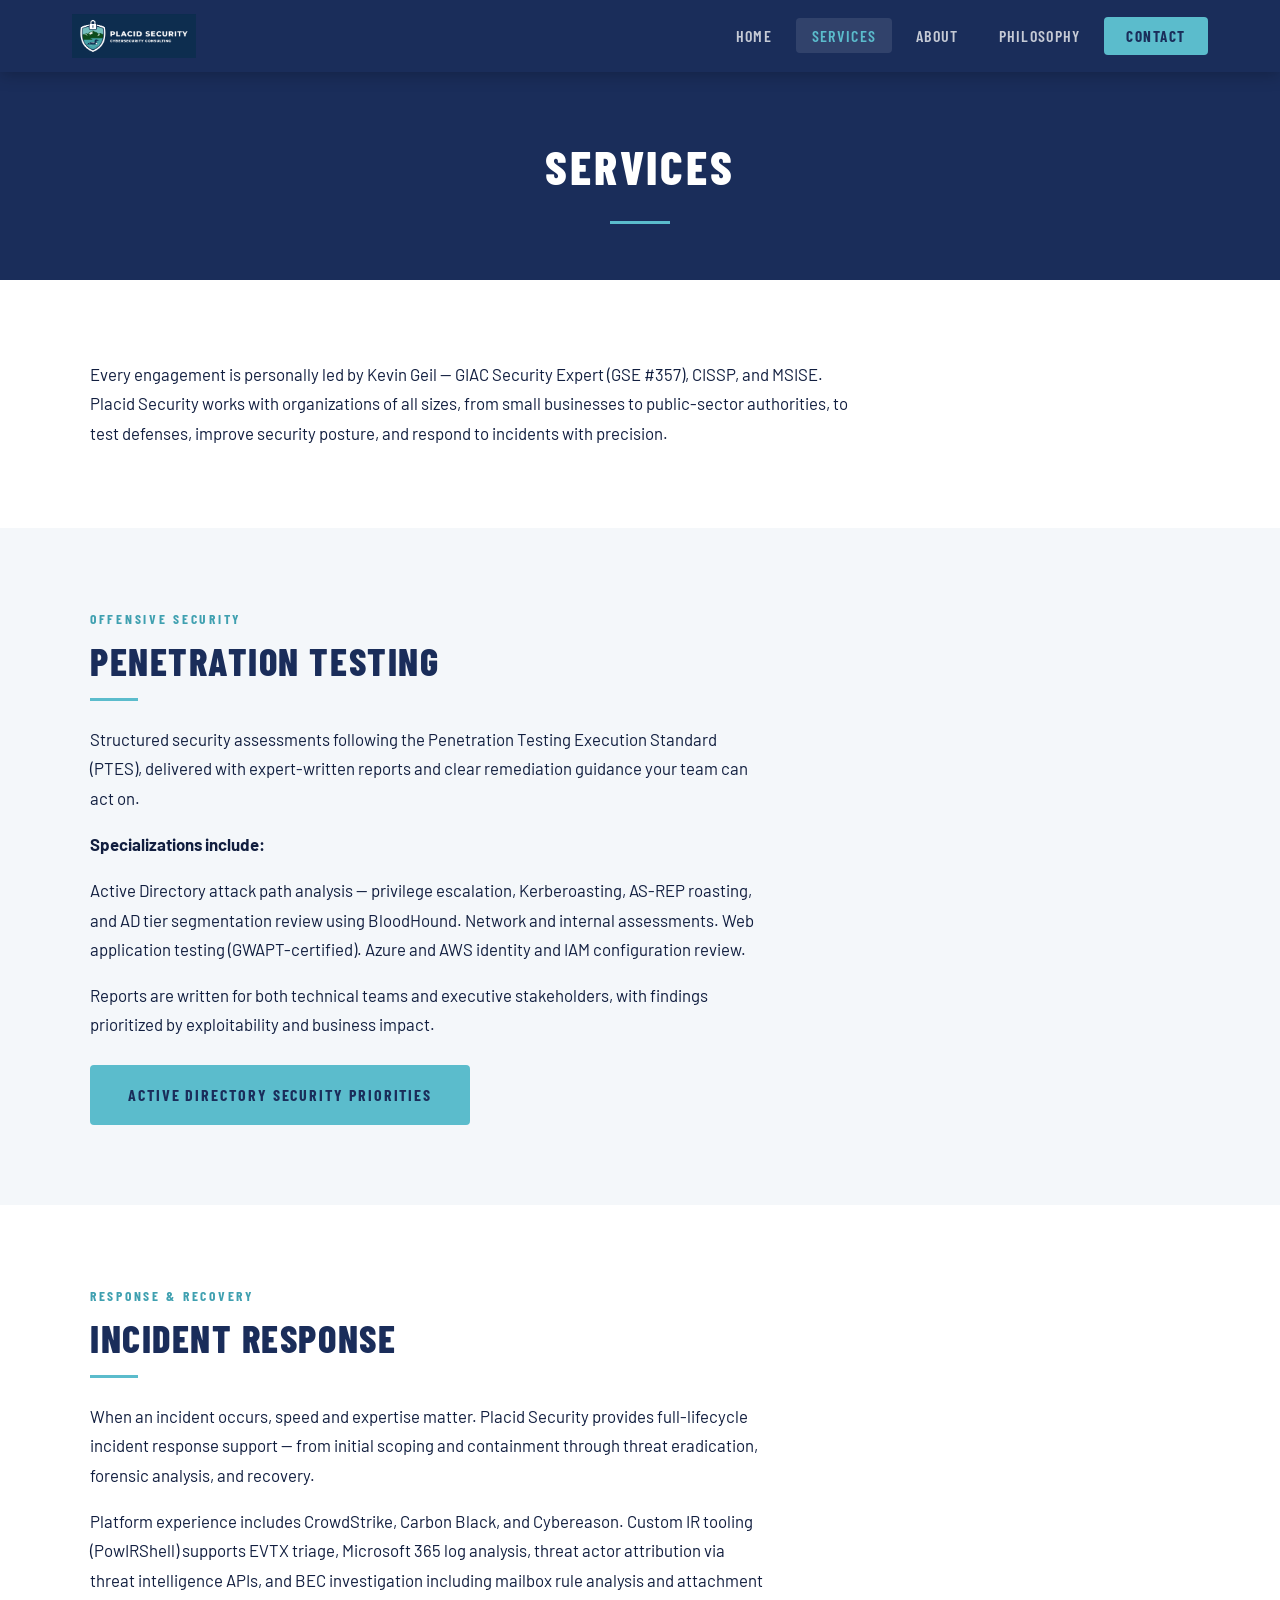
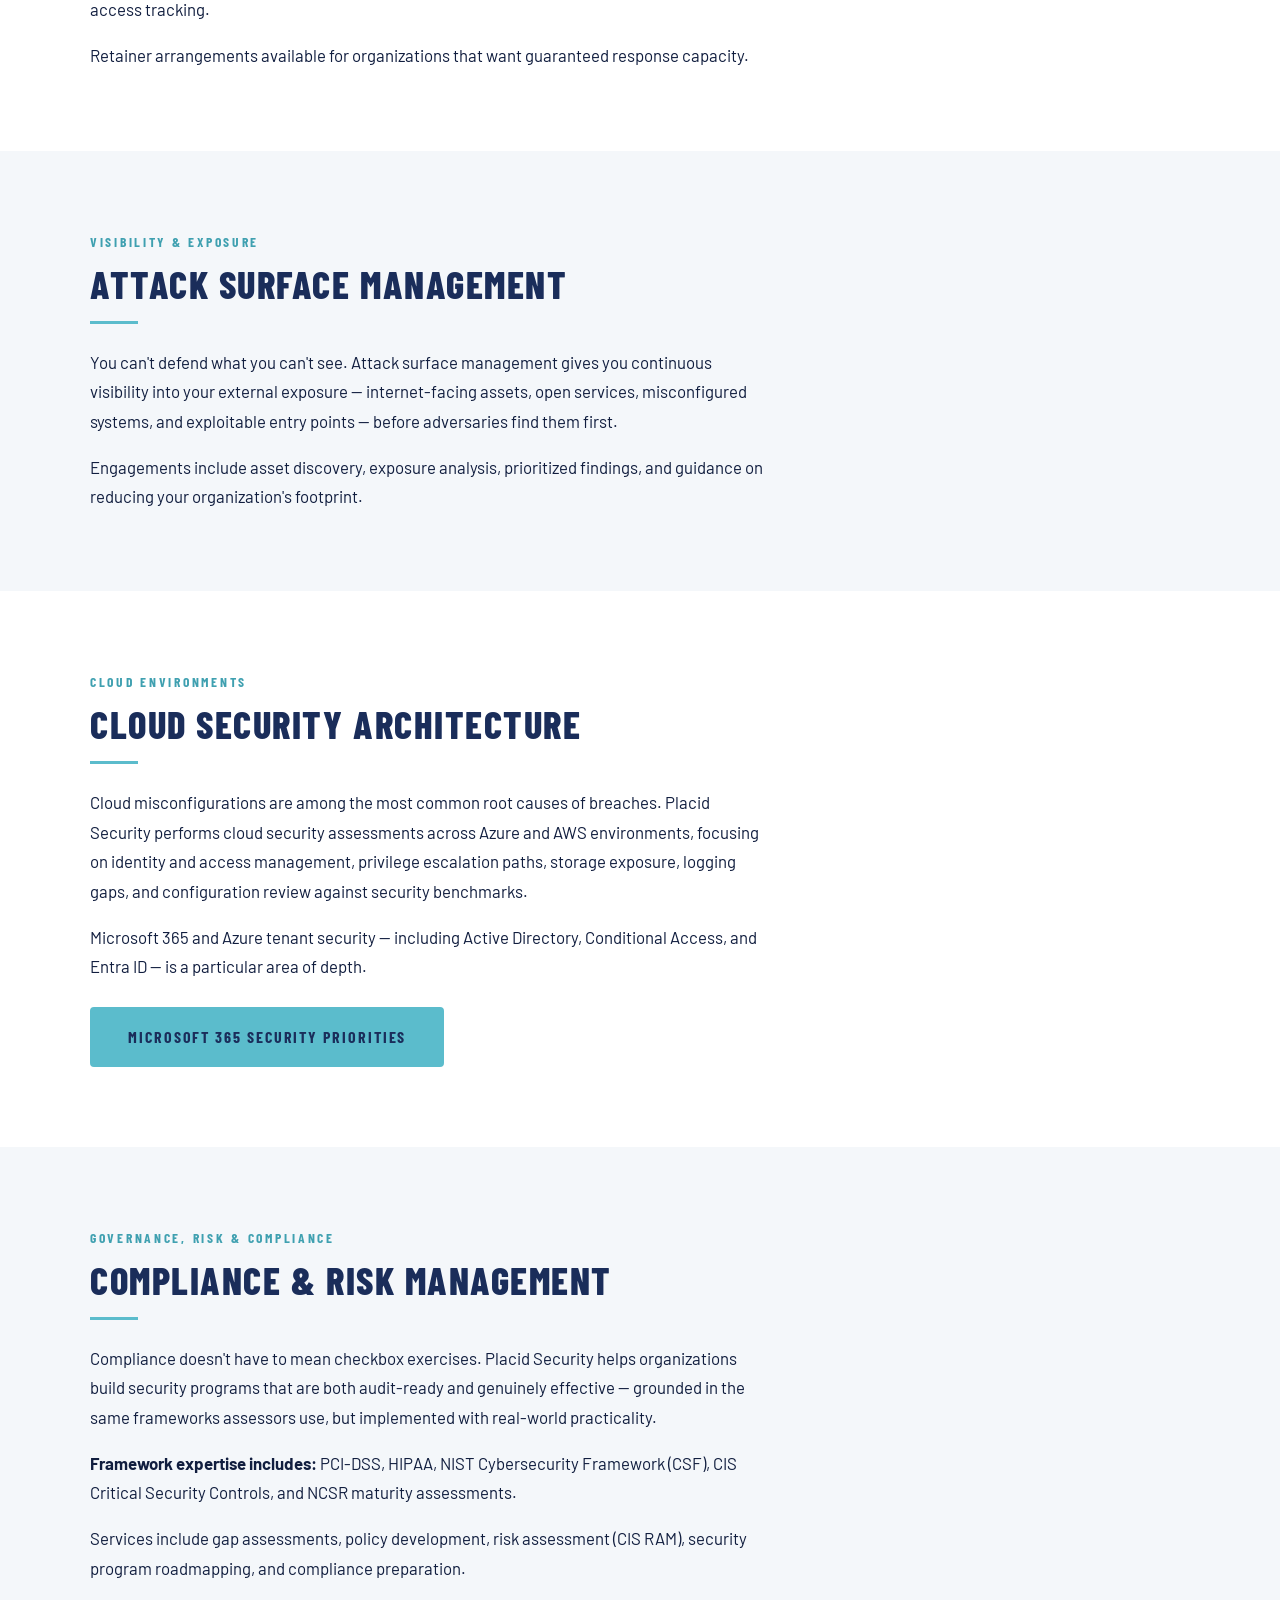
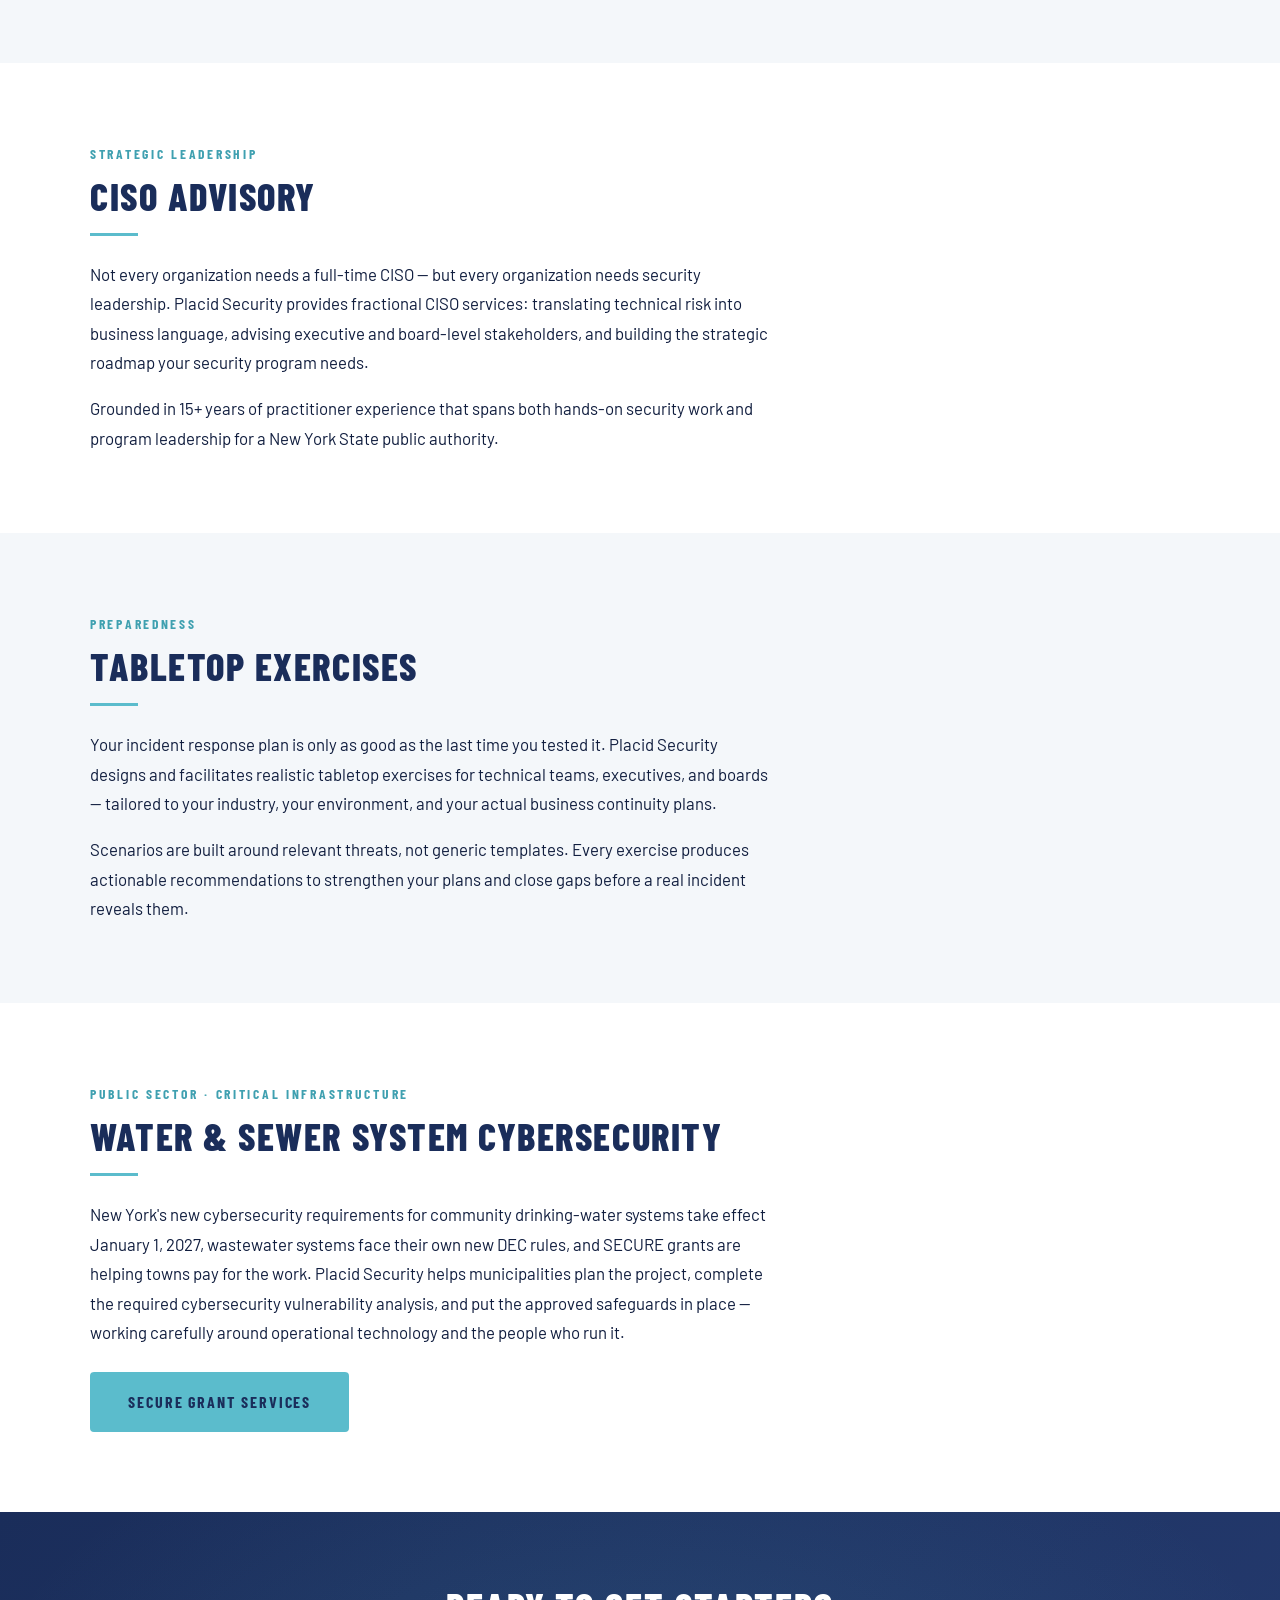
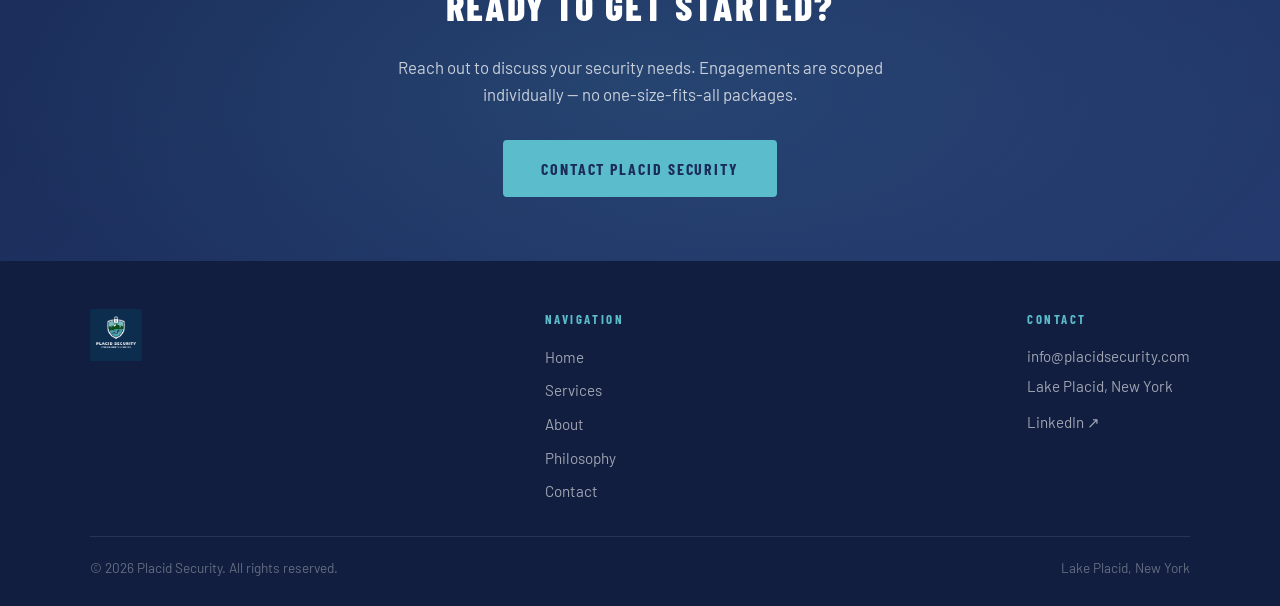
<file: services.html>
<!DOCTYPE html>
<html lang="en">
<head>
  <meta charset="UTF-8">
  <meta name="viewport" content="width=device-width, initial-scale=1.0">
  <title>Cybersecurity Services: Penetration Testing, Incident Response, NIST CSF | Placid Security</title>
  <meta name="description" content="Cybersecurity consulting services: penetration testing, incident response, attack surface management, cloud security, GRC, compliance, CISO advisory, and tabletop exercises.">
  <link rel="canonical" href="https://placidsecurity.com/services.html">
  <meta property="og:type" content="website">
  <meta property="og:site_name" content="Placid Security">
  <meta property="og:title" content="Cybersecurity Services: Penetration Testing, Incident Response, NIST CSF | Placid Security">
  <meta property="og:description" content="Cybersecurity consulting services: penetration testing, incident response, attack surface management, cloud security, GRC, compliance, CISO advisory, and tabletop exercises.">
  <meta property="og:url" content="https://placidsecurity.com/services.html">
  <meta property="og:image" content="https://placidsecurity.com/assets/images/logo-stacked-darkblue.png">
  <meta name="twitter:card" content="summary">
  <link rel="stylesheet" href="assets/style.css">
  <link rel="icon" type="image/png" href="assets/images/logo-icon-darkblue.png">
<!-- Google tag (gtag.js) -->
<script async src="https://www.googletagmanager.com/gtag/js?id=G-L8BX655W50"></script>
<script>
  window.dataLayer = window.dataLayer || [];
  function gtag(){dataLayer.push(arguments);}
  gtag('js', new Date());

  gtag('config', 'G-L8BX655W50');
</script>
</head>

<body>

  <!-- NAV -->
  <nav class="nav">
    <div class="nav-inner">
      <a class="nav-logo" href="index.html">
        <img src="assets/images/logo-horizontal-darkblue.png" alt="Placid Security">
      </a>
      <button class="nav-toggle" id="navToggle" aria-label="Toggle menu">
        <span></span><span></span><span></span>
      </button>
      <ul class="nav-links" id="navLinks">
        <li><a href="index.html">Home</a></li>
        <li><a href="services.html" class="active">Services</a></li>
        <li><a href="about.html">About</a></li>
        <li><a href="philosophy.html">Philosophy</a></li>
        <li><a href="contact.html" class="nav-cta">Contact</a></li>
      </ul>
    </div>
  </nav>

  <!-- PAGE HEADER -->
  <header class="page-header">
    <h1>Services</h1>
    <hr class="header-rule">
  </header>

  <!-- INTRO -->
  <section class="section">
    <div class="section-inner">
      <div class="section-body" style="max-width: 760px;">
        <p>Every engagement is personally led by Kevin Geil — GIAC Security Expert (GSE #357), CISSP, and MSISE. Placid Security works with organizations of all sizes, from small businesses to public-sector authorities, to test defenses, improve security posture, and respond to incidents with precision.</p>
      </div>
    </div>
  </section>

  <!-- SERVICE: PENETRATION TESTING -->
  <section class="section section--alt" id="pentest">
    <div class="section-inner">
      <div class="section-label">Offensive Security</div>
      <h2 class="section-title">Penetration Testing</h2>
      <hr class="section-title-rule">
      <div class="section-body">
        <p>Structured security assessments following the Penetration Testing Execution Standard (PTES), delivered with expert-written reports and clear remediation guidance your team can act on.</p>
        <p><strong>Specializations include:</strong></p>
        <p>
          Active Directory attack path analysis — privilege escalation, Kerberoasting, AS-REP roasting, and AD tier segmentation review using BloodHound. Network and internal assessments. Web application testing (GWAPT-certified). Azure and AWS identity and IAM configuration review.
        </p>
        <p>Reports are written for both technical teams and executive stakeholders, with findings prioritized by exploitability and business impact.</p>
        <p style="margin-top: 1.5em;"><a href="ad-security.html" class="btn btn-primary">Active Directory security priorities</a></p>
      </div>
    </div>
  </section>

  <!-- SERVICE: INCIDENT RESPONSE -->
  <section class="section" id="ir">
    <div class="section-inner">
      <div class="section-label">Response &amp; Recovery</div>
      <h2 class="section-title">Incident Response</h2>
      <hr class="section-title-rule">
      <div class="section-body">
        <p>When an incident occurs, speed and expertise matter. Placid Security provides full-lifecycle incident response support — from initial scoping and containment through threat eradication, forensic analysis, and recovery.</p>
        <p>Platform experience includes CrowdStrike, Carbon Black, and Cybereason. Custom IR tooling (PowIRShell) supports EVTX triage, Microsoft 365 log analysis, threat actor attribution via threat intelligence APIs, and BEC investigation including mailbox rule analysis and attachment access tracking.</p>
        <p>Retainer arrangements available for organizations that want guaranteed response capacity.</p>
      </div>
    </div>
  </section>

  <!-- SERVICE: ATTACK SURFACE MANAGEMENT -->
  <section class="section section--alt" id="asm">
    <div class="section-inner">
      <div class="section-label">Visibility &amp; Exposure</div>
      <h2 class="section-title">Attack Surface Management</h2>
      <hr class="section-title-rule">
      <div class="section-body">
        <p>You can't defend what you can't see. Attack surface management gives you continuous visibility into your external exposure — internet-facing assets, open services, misconfigured systems, and exploitable entry points — before adversaries find them first.</p>
        <p>Engagements include asset discovery, exposure analysis, prioritized findings, and guidance on reducing your organization's footprint.</p>
      </div>
    </div>
  </section>

  <!-- SERVICE: CLOUD SECURITY -->
  <section class="section" id="cloud">
    <div class="section-inner">
      <div class="section-label">Cloud Environments</div>
      <h2 class="section-title">Cloud Security Architecture</h2>
      <hr class="section-title-rule">
      <div class="section-body">
        <p>Cloud misconfigurations are among the most common root causes of breaches. Placid Security performs cloud security assessments across Azure and AWS environments, focusing on identity and access management, privilege escalation paths, storage exposure, logging gaps, and configuration review against security benchmarks.</p>
        <p>Microsoft 365 and Azure tenant security — including Active Directory, Conditional Access, and Entra ID — is a particular area of depth.</p>
        <p style="margin-top: 1.5em;"><a href="m365-security.html" class="btn btn-primary">Microsoft 365 security priorities</a></p>
      </div>
    </div>
  </section>

  <!-- SERVICE: GRC -->
  <section class="section section--alt" id="grc">
    <div class="section-inner">
      <div class="section-label">Governance, Risk &amp; Compliance</div>
      <h2 class="section-title">Compliance &amp; Risk Management</h2>
      <hr class="section-title-rule">
      <div class="section-body">
        <p>Compliance doesn't have to mean checkbox exercises. Placid Security helps organizations build security programs that are both audit-ready and genuinely effective — grounded in the same frameworks assessors use, but implemented with real-world practicality.</p>
        <p><strong>Framework expertise includes:</strong> PCI-DSS, HIPAA, NIST Cybersecurity Framework (CSF), CIS Critical Security Controls, and NCSR maturity assessments.</p>
        <p>Services include gap assessments, policy development, risk assessment (CIS RAM), security program roadmapping, and compliance preparation.</p>
      </div>
    </div>
  </section>

  <!-- SERVICE: CISO ADVISORY -->
  <section class="section" id="ciso">
    <div class="section-inner">
      <div class="section-label">Strategic Leadership</div>
      <h2 class="section-title">CISO Advisory</h2>
      <hr class="section-title-rule">
      <div class="section-body">
        <p>Not every organization needs a full-time CISO — but every organization needs security leadership. Placid Security provides fractional CISO services: translating technical risk into business language, advising executive and board-level stakeholders, and building the strategic roadmap your security program needs.</p>
        <p>Grounded in 15+ years of practitioner experience that spans both hands-on security work and program leadership for a New York State public authority.</p>
      </div>
    </div>
  </section>

  <!-- SERVICE: TABLETOP -->
  <section class="section section--alt" id="tabletop">
    <div class="section-inner">
      <div class="section-label">Preparedness</div>
      <h2 class="section-title">Tabletop Exercises</h2>
      <hr class="section-title-rule">
      <div class="section-body">
        <p>Your incident response plan is only as good as the last time you tested it. Placid Security designs and facilitates realistic tabletop exercises for technical teams, executives, and boards — tailored to your industry, your environment, and your actual business continuity plans.</p>
        <p>Scenarios are built around relevant threats, not generic templates. Every exercise produces actionable recommendations to strengthen your plans and close gaps before a real incident reveals them.</p>
      </div>
    </div>
  </section>

  <!-- SERVICE: WATER & SEWER (SECURE GRANTS) -->
  <section class="section" id="water">
    <div class="section-inner">
      <div class="section-label">Public Sector &middot; Critical Infrastructure</div>
      <h2 class="section-title">Water &amp; Sewer System Cybersecurity</h2>
      <hr class="section-title-rule">
      <div class="section-body">
        <p>New York's new cybersecurity requirements for community drinking-water systems take effect January 1, 2027, wastewater systems face their own new DEC rules, and SECURE grants are helping towns pay for the work. Placid Security helps municipalities plan the project, complete the required cybersecurity vulnerability analysis, and put the approved safeguards in place &mdash; working carefully around operational technology and the people who run it.</p>
        <p style="margin-top: 1.5em;"><a href="secure-grant.html" class="btn btn-primary">SECURE grant services</a></p>
      </div>
    </div>
  </section>

  <!-- CTA -->
  <section class="cta-band">
    <h2>Ready to get started?</h2>
    <p>Reach out to discuss your security needs. Engagements are scoped individually — no one-size-fits-all packages.</p>
    <a href="contact.html" class="btn btn-primary">Contact Placid Security</a>
  </section>

  <!-- FOOTER -->
  <footer class="footer">
    <div class="footer-inner">
      <div class="footer-top">
        <div class="footer-logo">
          <img src="assets/images/logo-stacked-darkblue.png" alt="Placid Security">
        </div>
        <div class="footer-nav">
          <h4>Navigation</h4>
          <ul>
            <li><a href="index.html">Home</a></li>
            <li><a href="services.html">Services</a></li>
            <li><a href="about.html">About</a></li>
            <li><a href="philosophy.html">Philosophy</a></li>
            <li><a href="contact.html">Contact</a></li>
          </ul>
        </div>
        <div class="footer-contact">
          <h4>Contact</h4>
          <p><a href="mailto:info@placidsecurity.com">info@placidsecurity.com</a></p>
          <p>Lake Placid, New York</p>
          <p style="margin-top: 12px;"><a href="https://www.linkedin.com/in/kevin-geil" target="_blank" rel="noopener">LinkedIn ↗</a></p>
        </div>
      </div>
      <div class="footer-bottom">
        <p class="footer-copy">&copy; 2026 Placid Security. All rights reserved.</p>
        <p class="footer-copy">Lake Placid, New York</p>
      </div>
    </div>
  </footer>

  <script>
    document.getElementById('navToggle').addEventListener('click', function() {
      document.getElementById('navLinks').classList.toggle('open');
    });
  </script>
</body>
</html>
</file>
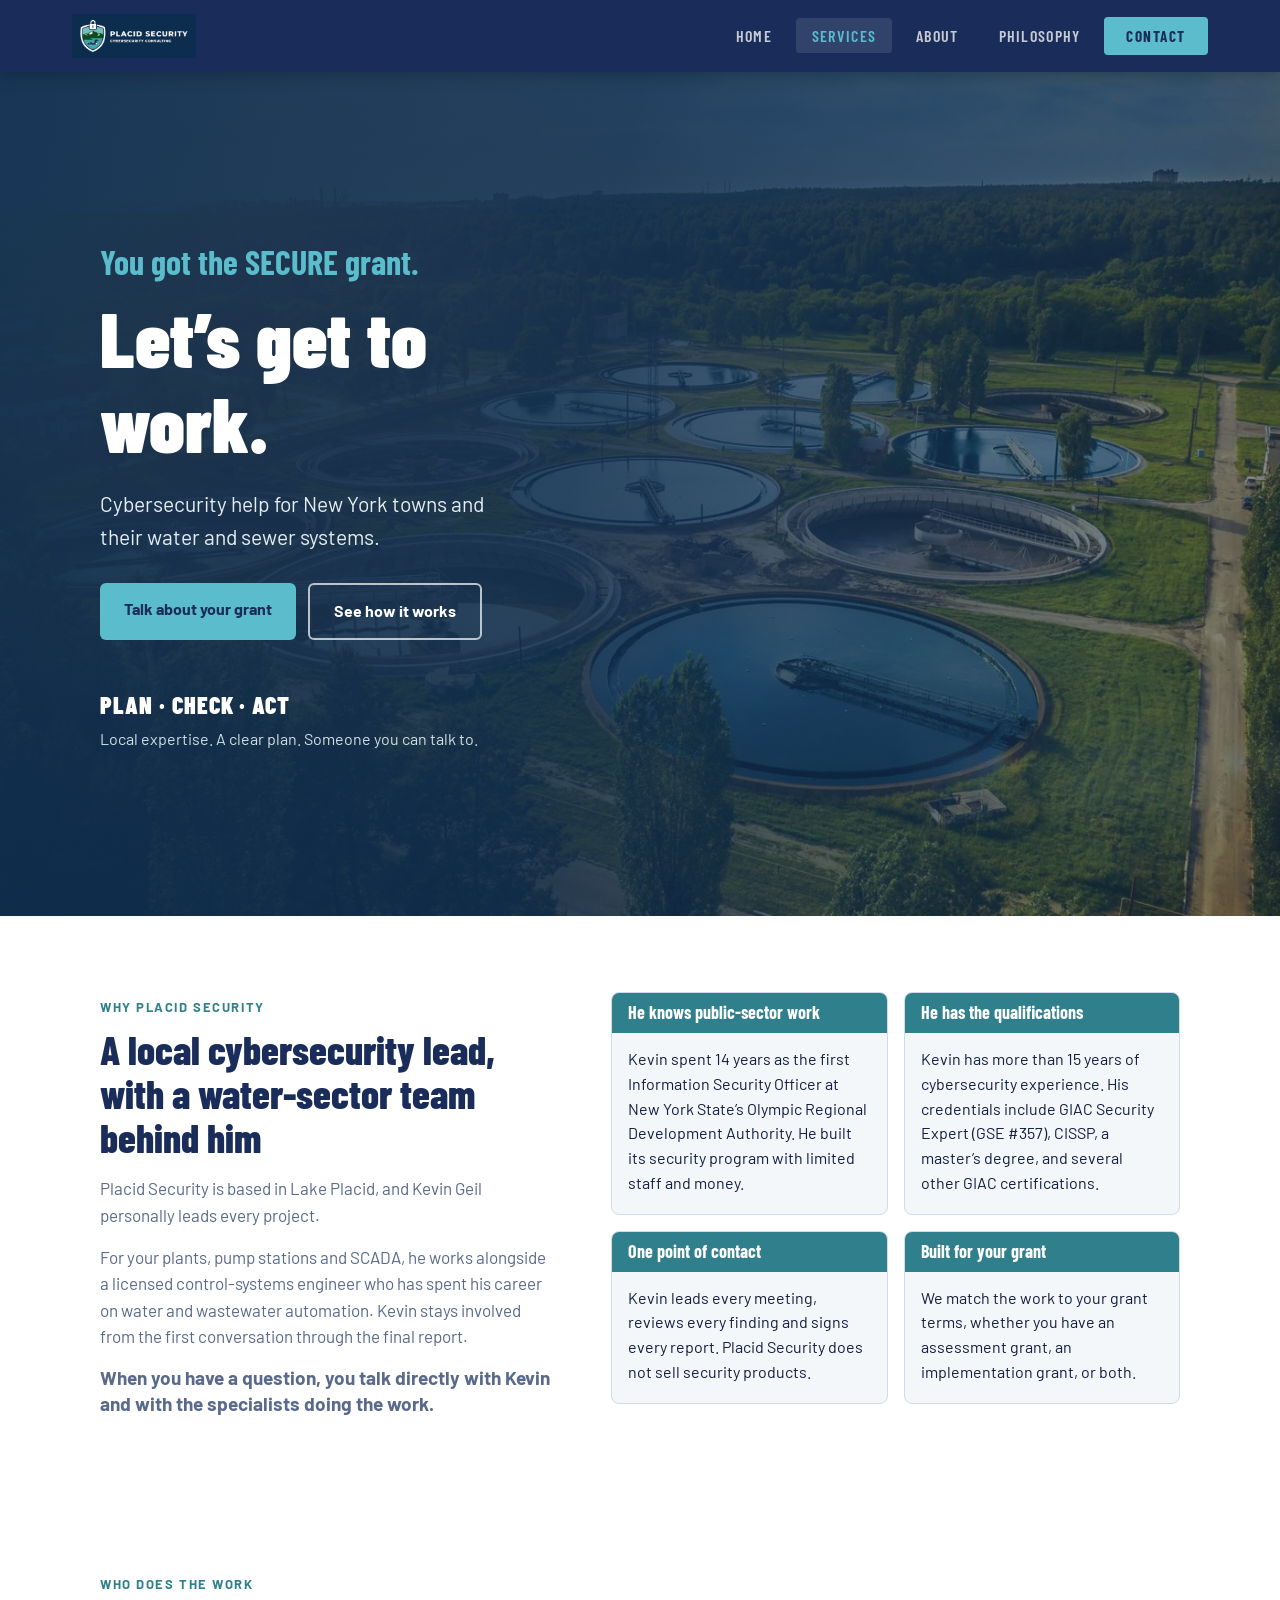
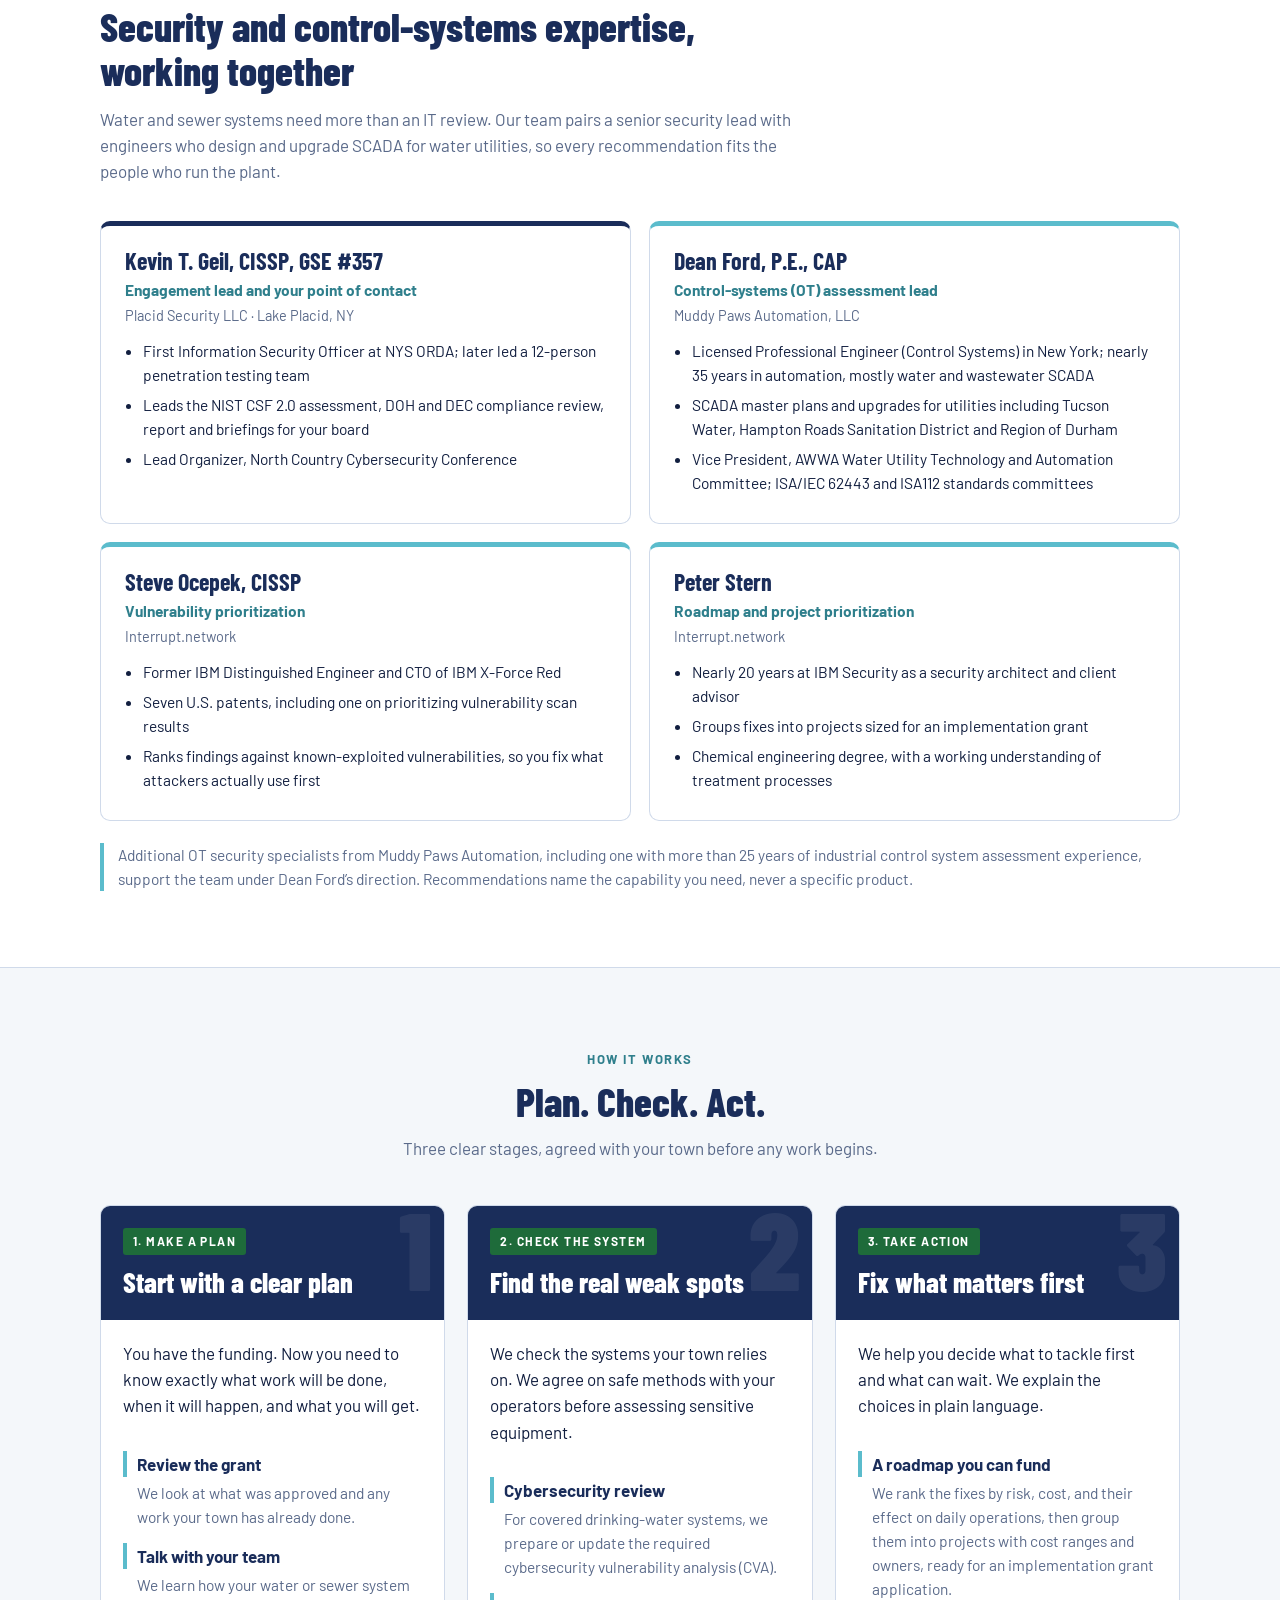
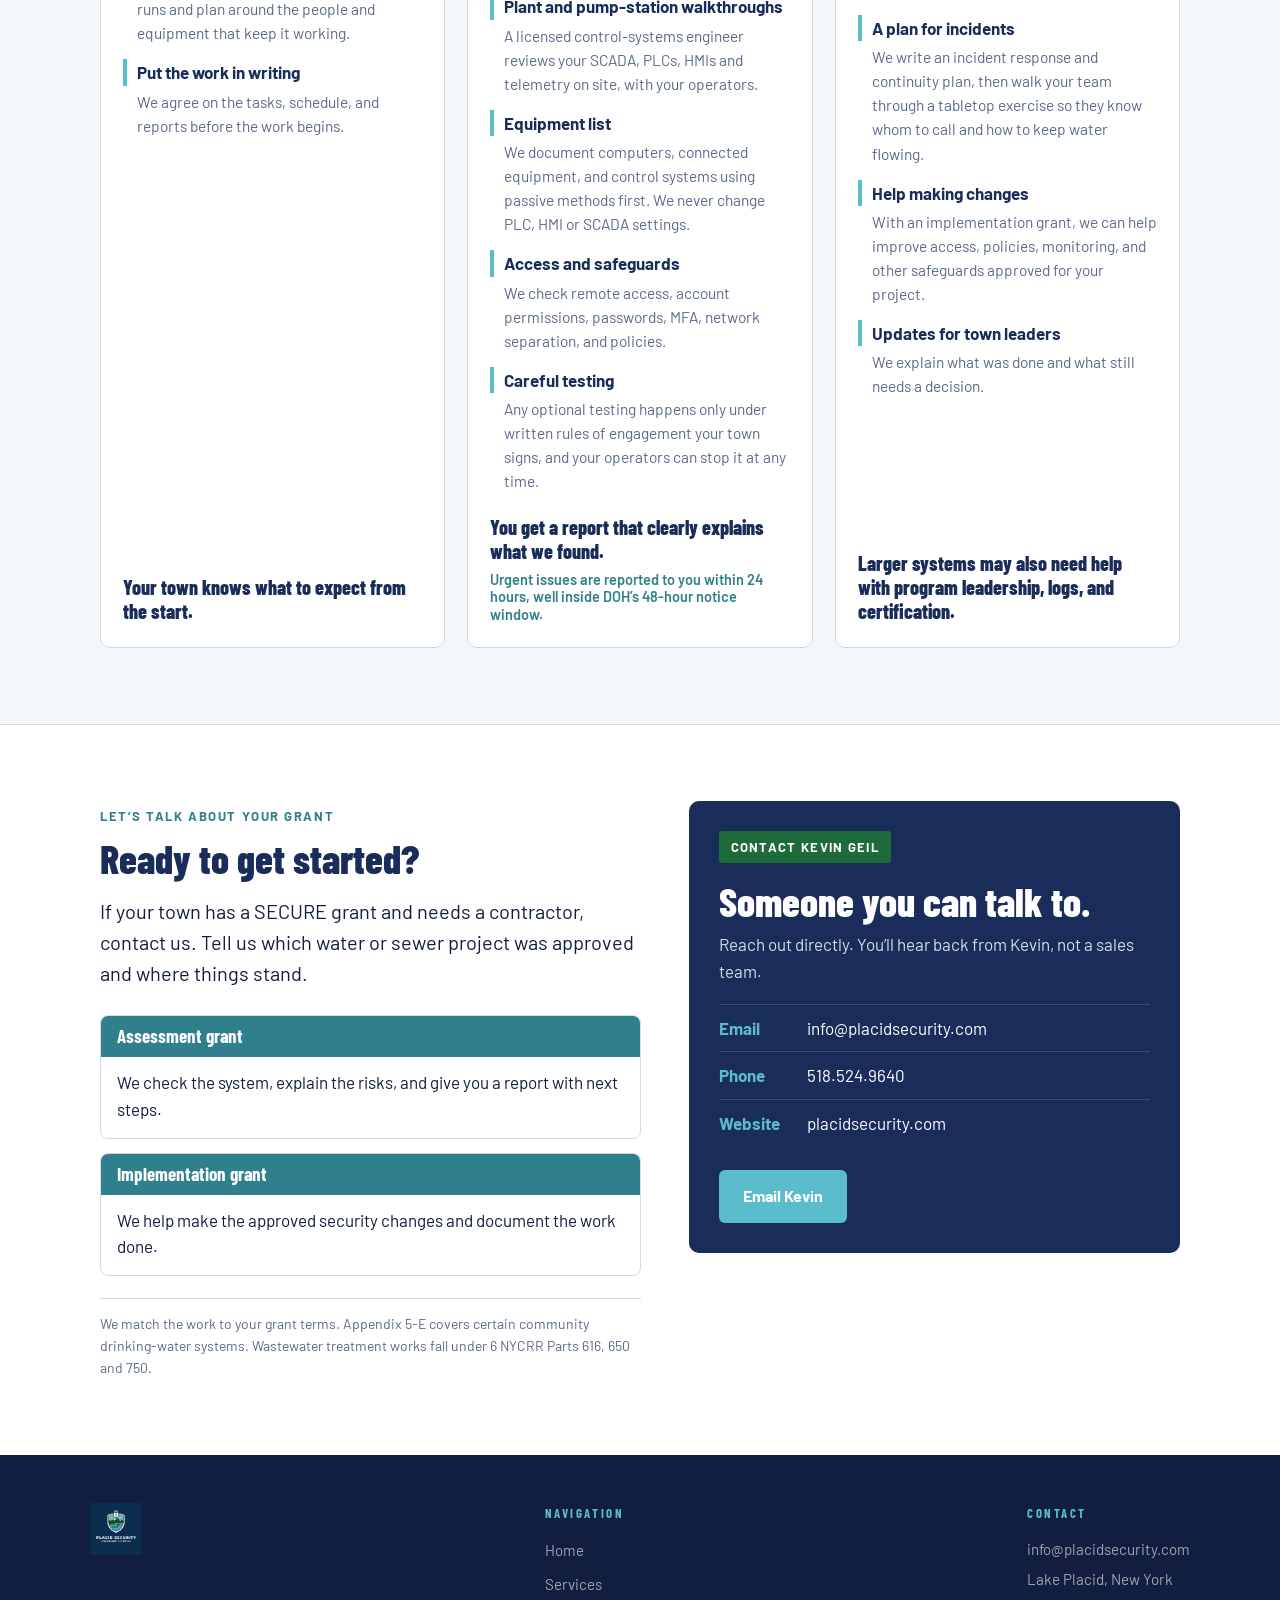
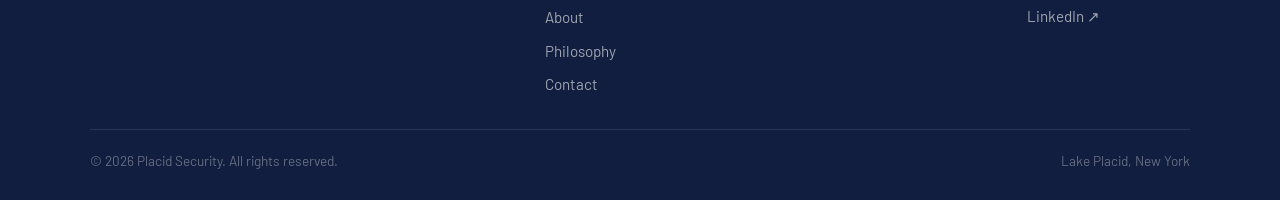
<file: water.html>
<!DOCTYPE html>
<html lang="en">
<head>
  <meta charset="UTF-8">
  <title>Water &amp; Sewer Cybersecurity — Placid Security</title>
  <meta name="robots" content="noindex">
  <link rel="canonical" href="https://placidsecurity.com/secure-grant.html">
  <meta http-equiv="refresh" content="0; url=secure-grant.html">
  <script>location.replace('secure-grant.html' + location.hash);</script>
</head>
<body>
  <p>Redirecting to <a href="secure-grant.html">SECURE grant cybersecurity for water and sewer systems</a>…</p>
</body>
</html>
</file>
<file: assets/style.css>
/* ============================================
   PLACID SECURITY — Global Stylesheet
   Color palette extracted from brand assets:
   --navy:   #1a2d5a  (dark navy)
   --teal:   #5bbccc  (lake teal)
   --green:  #1e6b3a  (mountain green)
   --white:  #ffffff
   ============================================ */

@import url('https://fonts.googleapis.com/css2?family=Barlow+Condensed:wght@600;700;800&family=Barlow:wght@400;500;600&display=swap');

:root {
  --navy:        #1a2d5a;
  --navy-dark:   #111e3f;
  --navy-light:  #243a6e;
  --teal:        #5bbccc;
  --teal-light:  #7dd4e0;
  --teal-dark:   #3fa0b0;
  --green:       #1e6b3a;
  --white:       #ffffff;
  --off-white:   #f4f7fa;
  --text-dark:   #111e3f;
  --text-muted:  #5a6a8a;
  --border:      #d0daea;

  --font-display: 'Barlow Condensed', sans-serif;
  --font-body:    'Barlow', sans-serif;

  --nav-height: 72px;
  --section-pad: 80px;
  --radius: 4px;
  --shadow: 0 4px 24px rgba(26,45,90,0.12);
  --shadow-lg: 0 12px 48px rgba(26,45,90,0.20);
}

*, *::before, *::after { box-sizing: border-box; margin: 0; padding: 0; }

html { scroll-behavior: smooth; }

body {
  font-family: var(--font-body);
  color: var(--text-dark);
  background: var(--white);
  line-height: 1.6;
  -webkit-font-smoothing: antialiased;
}

img { display: block; max-width: 100%; }
a { color: inherit; text-decoration: none; }

/* ---- NAVIGATION ---- */
.nav {
  position: sticky;
  top: 0;
  z-index: 100;
  background: var(--navy);
  height: var(--nav-height);
  display: flex;
  align-items: center;
  box-shadow: 0 2px 16px rgba(0,0,0,0.25);
}

.nav-inner {
  width: 100%;
  max-width: 1200px;
  margin: 0 auto;
  padding: 0 32px;
  display: flex;
  align-items: center;
  justify-content: space-between;
}

.nav-logo img {
  height: 44px;
  width: auto;
}

.nav-links {
  display: flex;
  gap: 8px;
  list-style: none;
}

.nav-links a {
  font-family: var(--font-display);
  font-size: 1rem;
  font-weight: 600;
  letter-spacing: 0.08em;
  text-transform: uppercase;
  color: rgba(255,255,255,0.75);
  padding: 8px 16px;
  border-radius: var(--radius);
  transition: color 0.2s, background 0.2s;
}

.nav-links a:hover,
.nav-links a.active {
  color: var(--white);
  background: rgba(255,255,255,0.1);
}

.nav-links a.active {
  color: var(--teal);
}

.nav-cta {
  font-family: var(--font-display) !important;
  font-size: 0.95rem !important;
  font-weight: 700 !important;
  letter-spacing: 0.1em !important;
  text-transform: uppercase !important;
  background: var(--teal) !important;
  color: var(--navy) !important;
  padding: 10px 22px !important;
  border-radius: var(--radius) !important;
  transition: background 0.2s, transform 0.15s !important;
}

.nav-cta:hover {
  background: var(--teal-light) !important;
  color: var(--navy) !important;
  transform: translateY(-1px);
}

/* Mobile nav toggle */
.nav-toggle {
  display: none;
  flex-direction: column;
  gap: 5px;
  cursor: pointer;
  padding: 4px;
  background: none;
  border: none;
}
.nav-toggle span {
  display: block;
  width: 24px;
  height: 2px;
  background: var(--white);
  border-radius: 2px;
  transition: all 0.3s;
}

/* ---- HERO ---- */
.hero {
  width: 100%;
  background: var(--navy-dark);
}

.hero-headline {
  background: linear-gradient(135deg, var(--navy-dark) 0%, var(--navy-light) 100%);
  padding: 40px 32px;
}

.hero-headline-inner {
  max-width: 1100px;
  margin: 0 auto;
  opacity: 0;
  animation: fadeIn 0.6s ease 0.1s forwards;
}

.hero-tagline {
  font-family: var(--font-display);
  font-size: clamp(1.8rem, 3.5vw, 2.8rem);
  font-weight: 800;
  letter-spacing: 0.04em;
  text-transform: uppercase;
  color: var(--white);
  max-width: 760px;
  line-height: 1.15;
}

h1.hero-tagline {
  margin: 0;
}

.hero-tagline span {
  color: var(--teal);
}

.hero-sub {
  margin-top: 10px;
  font-size: 1.05rem;
  color: rgba(255,255,255,0.75);
  max-width: 520px;
}

.hero-banner {
  width: 100%;
  max-width: 1280px; /* native width of hero-banner.png; wider upscales and blurs */
  margin: 0 auto;
  height: auto;
  display: block;
  opacity: 0;
  animation: fadeIn 0.8s ease 0.3s forwards;
}

/* ---- PAGE HEADER (non-home pages) ---- */
.page-header {
  background: var(--navy);
  padding: 56px 32px;
  text-align: center;
}

.page-header h1 {
  font-family: var(--font-display);
  font-size: clamp(2rem, 4vw, 3rem);
  font-weight: 800;
  letter-spacing: 0.06em;
  text-transform: uppercase;
  color: var(--white);
}

.page-header .header-rule {
  width: 60px;
  height: 3px;
  background: var(--teal);
  margin: 16px auto 0;
  border: none;
}

/* ---- SECTIONS ---- */
.section {
  padding: var(--section-pad) 32px;
}

.section-inner {
  max-width: 1100px;
  margin: 0 auto;
}

.section-label {
  font-family: var(--font-display);
  font-size: 0.85rem;
  font-weight: 700;
  letter-spacing: 0.2em;
  text-transform: uppercase;
  color: var(--teal-dark);
  margin-bottom: 10px;
}

.section-title {
  font-family: var(--font-display);
  font-size: clamp(1.8rem, 3vw, 2.4rem);
  font-weight: 800;
  letter-spacing: 0.04em;
  text-transform: uppercase;
  color: var(--navy);
  line-height: 1.1;
}

.section-title-rule {
  width: 48px;
  height: 3px;
  background: var(--teal);
  border: none;
  margin: 16px 0 24px;
}

.section-body {
  font-size: 1.05rem;
  line-height: 1.75;
  color: var(--text-dark);
  max-width: 680px;
}

.section-body p + p { margin-top: 1em; }

/* Alternating bg */
.section--alt { background: var(--off-white); }
.section--navy {
  background: var(--navy);
  color: var(--white);
}
.section--navy .section-title { color: var(--white); }
.section--navy .section-label { color: var(--teal-light); }
.section--navy .section-body { color: rgba(255,255,255,0.85); }

/* ---- TRUST BAR (Home) ---- */
.trust-bar {
  background: var(--navy-dark);
  padding: 20px 32px;
  display: flex;
  justify-content: center;
  align-items: center;
  gap: 40px;
  flex-wrap: wrap;
}

.trust-item {
  font-family: var(--font-display);
  font-size: 0.9rem;
  font-weight: 700;
  letter-spacing: 0.12em;
  text-transform: uppercase;
  color: rgba(255,255,255,0.6);
  display: flex;
  align-items: center;
  gap: 10px;
}

.trust-item::before {
  content: '';
  display: block;
  width: 6px;
  height: 6px;
  background: var(--teal);
  border-radius: 50%;
}

/* ---- SERVICES GRID ---- */
.services-grid {
  display: grid;
  grid-template-columns: repeat(auto-fit, minmax(300px, 1fr));
  gap: 28px;
  margin-top: 40px;
}

.service-card {
  background: var(--white);
  border: 1px solid var(--border);
  border-top: 4px solid var(--teal);
  border-radius: var(--radius);
  padding: 32px 28px;
  transition: box-shadow 0.25s, transform 0.25s;
  opacity: 0;
  animation: slideUp 0.5s ease forwards;
}

.service-card:hover {
  box-shadow: var(--shadow-lg);
  transform: translateY(-4px);
}

.service-card:nth-child(1) { animation-delay: 0.05s; }
.service-card:nth-child(2) { animation-delay: 0.10s; }
.service-card:nth-child(3) { animation-delay: 0.15s; }
.service-card:nth-child(4) { animation-delay: 0.20s; }
.service-card:nth-child(5) { animation-delay: 0.25s; }
.service-card:nth-child(6) { animation-delay: 0.30s; }
.service-card:nth-child(7) { animation-delay: 0.35s; }

.service-icon {
  font-size: 2rem;
  margin-bottom: 16px;
}

.service-card h3 {
  font-family: var(--font-display);
  font-size: 1.25rem;
  font-weight: 700;
  letter-spacing: 0.05em;
  text-transform: uppercase;
  color: var(--navy);
  margin-bottom: 12px;
}

.service-card p {
  font-size: 0.975rem;
  line-height: 1.7;
  color: var(--text-muted);
}

/* ---- ABOUT SPLIT ---- */
.about-split {
  display: grid;
  grid-template-columns: 1fr 1fr;
  gap: 64px;
  align-items: center;
}

.about-photo {
  display: flex;
  justify-content: center;
  align-items: center;
}

.about-logo-display {
  width: 280px;
  filter: drop-shadow(0 8px 32px rgba(26,45,90,0.2));
}

.creds-list {
  margin-top: 24px;
  display: flex;
  flex-wrap: wrap;
  gap: 10px;
}

.cred-tag {
  font-family: var(--font-display);
  font-size: 0.8rem;
  font-weight: 700;
  letter-spacing: 0.1em;
  text-transform: uppercase;
  background: var(--navy);
  color: var(--white);
  padding: 6px 14px;
  border-radius: 2px;
}

.cred-tag--teal {
  background: var(--teal);
  color: var(--navy);
}

/* ---- CTA BAND ---- */
.cta-band {
  background: linear-gradient(135deg, var(--navy) 0%, var(--navy-light) 100%);
  padding: 64px 32px;
  text-align: center;
  position: relative;
  overflow: hidden;
}

.cta-band::before {
  content: '';
  position: absolute;
  top: -50%;
  left: -10%;
  width: 120%;
  height: 200%;
  background: radial-gradient(ellipse at 50% 50%, rgba(91,188,204,0.12) 0%, transparent 60%);
  pointer-events: none;
}

.cta-band h2 {
  font-family: var(--font-display);
  font-size: clamp(1.8rem, 3vw, 2.4rem);
  font-weight: 800;
  letter-spacing: 0.05em;
  text-transform: uppercase;
  color: var(--white);
  position: relative;
}

.cta-band p {
  color: rgba(255,255,255,0.75);
  margin: 16px auto 32px;
  max-width: 540px;
  font-size: 1.05rem;
  position: relative;
}

.btn {
  display: inline-block;
  font-family: var(--font-display);
  font-size: 1rem;
  font-weight: 700;
  letter-spacing: 0.12em;
  text-transform: uppercase;
  padding: 14px 36px;
  border-radius: var(--radius);
  cursor: pointer;
  transition: all 0.2s;
  border: 2px solid transparent;
  position: relative;
}

.btn-primary {
  background: var(--teal);
  color: var(--navy);
  border-color: var(--teal);
}

.btn-primary:hover {
  background: var(--teal-light);
  border-color: var(--teal-light);
  transform: translateY(-2px);
  box-shadow: 0 6px 20px rgba(91,188,204,0.35);
}

.btn-outline {
  background: transparent;
  color: var(--white);
  border-color: rgba(255,255,255,0.4);
}

.btn-outline:hover {
  border-color: var(--white);
  background: rgba(255,255,255,0.08);
}

/* ---- CONTACT FORM ---- */
.contact-layout {
  display: grid;
  grid-template-columns: 1fr 1.5fr;
  gap: 64px;
  align-items: start;
}

.contact-info h3 {
  font-family: var(--font-display);
  font-size: 1.3rem;
  font-weight: 700;
  letter-spacing: 0.05em;
  text-transform: uppercase;
  color: var(--navy);
  margin-bottom: 16px;
}

.contact-detail {
  display: flex;
  align-items: center;
  gap: 12px;
  margin-bottom: 16px;
  font-size: 1rem;
  color: var(--text-dark);
}

.contact-detail a {
  color: var(--teal-dark);
  transition: color 0.2s;
}
.contact-detail a:hover { color: var(--navy); }

.contact-icon {
  width: 38px;
  height: 38px;
  background: var(--navy);
  border-radius: 50%;
  display: flex;
  align-items: center;
  justify-content: center;
  font-size: 1rem;
  flex-shrink: 0;
}

.form-group {
  margin-bottom: 20px;
}

.form-group label {
  display: block;
  font-family: var(--font-display);
  font-size: 0.85rem;
  font-weight: 700;
  letter-spacing: 0.12em;
  text-transform: uppercase;
  color: var(--navy);
  margin-bottom: 8px;
}

.form-group input,
.form-group select,
.form-group textarea {
  width: 100%;
  padding: 12px 16px;
  border: 1.5px solid var(--border);
  border-radius: var(--radius);
  font-family: var(--font-body);
  font-size: 1rem;
  color: var(--text-dark);
  background: var(--white);
  transition: border-color 0.2s, box-shadow 0.2s;
  outline: none;
}

.form-group input:focus,
.form-group select:focus,
.form-group textarea:focus {
  border-color: var(--teal);
  box-shadow: 0 0 0 3px rgba(91,188,204,0.15);
}

.form-group textarea {
  resize: vertical;
  min-height: 140px;
}

.form-row {
  display: grid;
  grid-template-columns: 1fr 1fr;
  gap: 16px;
}

.form-submit {
  margin-top: 8px;
}

.form-success {
  display: none;
  background: #e8f7f0;
  border: 1.5px solid #2ecc71;
  border-radius: var(--radius);
  padding: 16px 20px;
  color: #1a6b3c;
  font-weight: 500;
  margin-top: 16px;
}

/* ---- FOOTER ---- */
.footer {
  background: var(--navy-dark);
  padding: 48px 32px 28px;
}

.footer-inner {
  max-width: 1100px;
  margin: 0 auto;
}

.footer-top {
  display: flex;
  justify-content: space-between;
  align-items: flex-start;
  gap: 40px;
  flex-wrap: wrap;
  padding-bottom: 32px;
  border-bottom: 1px solid rgba(255,255,255,0.1);
}

.footer-logo img {
  height: 52px;
  width: auto;
}

.footer-nav h4 {
  font-family: var(--font-display);
  font-size: 0.8rem;
  font-weight: 700;
  letter-spacing: 0.2em;
  text-transform: uppercase;
  color: var(--teal);
  margin-bottom: 14px;
}

.footer-nav ul {
  list-style: none;
  display: flex;
  flex-direction: column;
  gap: 8px;
}

.footer-nav a {
  font-size: 0.95rem;
  color: rgba(255,255,255,0.6);
  transition: color 0.2s;
}
.footer-nav a:hover { color: var(--white); }

.footer-contact h4 {
  font-family: var(--font-display);
  font-size: 0.8rem;
  font-weight: 700;
  letter-spacing: 0.2em;
  text-transform: uppercase;
  color: var(--teal);
  margin-bottom: 14px;
}

.footer-contact p {
  font-size: 0.95rem;
  color: rgba(255,255,255,0.6);
  margin-bottom: 6px;
}

.footer-contact a {
  color: rgba(255,255,255,0.6);
  transition: color 0.2s;
}
.footer-contact a:hover { color: var(--white); }

.footer-bottom {
  padding-top: 20px;
  display: flex;
  justify-content: space-between;
  align-items: center;
  flex-wrap: wrap;
  gap: 12px;
}

.footer-copy {
  font-size: 0.85rem;
  color: rgba(255,255,255,0.35);
}

/* ---- ANIMATIONS ---- */
@keyframes fadeIn {
  from { opacity: 0; }
  to   { opacity: 1; }
}

@keyframes slideUp {
  from { opacity: 0; transform: translateY(20px); }
  to   { opacity: 1; transform: translateY(0); }
}

/* ---- RESPONSIVE ---- */
@media (max-width: 900px) {
  .about-split,
  .contact-layout {
    grid-template-columns: 1fr;
    gap: 40px;
  }
  .about-photo { display: none; }
}

@media (max-width: 768px) {
  :root { --section-pad: 56px; }

  .nav-links {
    display: none;
    position: absolute;
    top: var(--nav-height);
    left: 0;
    right: 0;
    background: var(--navy-dark);
    flex-direction: column;
    padding: 16px 24px;
    gap: 4px;
    box-shadow: 0 8px 24px rgba(0,0,0,0.3);
  }

  .nav-links.open { display: flex; }
  .nav-toggle { display: flex; }

  .hero-overlay { padding: 24px 24px; }
  .form-row { grid-template-columns: 1fr; }

  .footer-top {
    flex-direction: column;
    gap: 28px;
  }

  .footer-bottom {
    flex-direction: column;
    text-align: center;
  }
}
</file>
